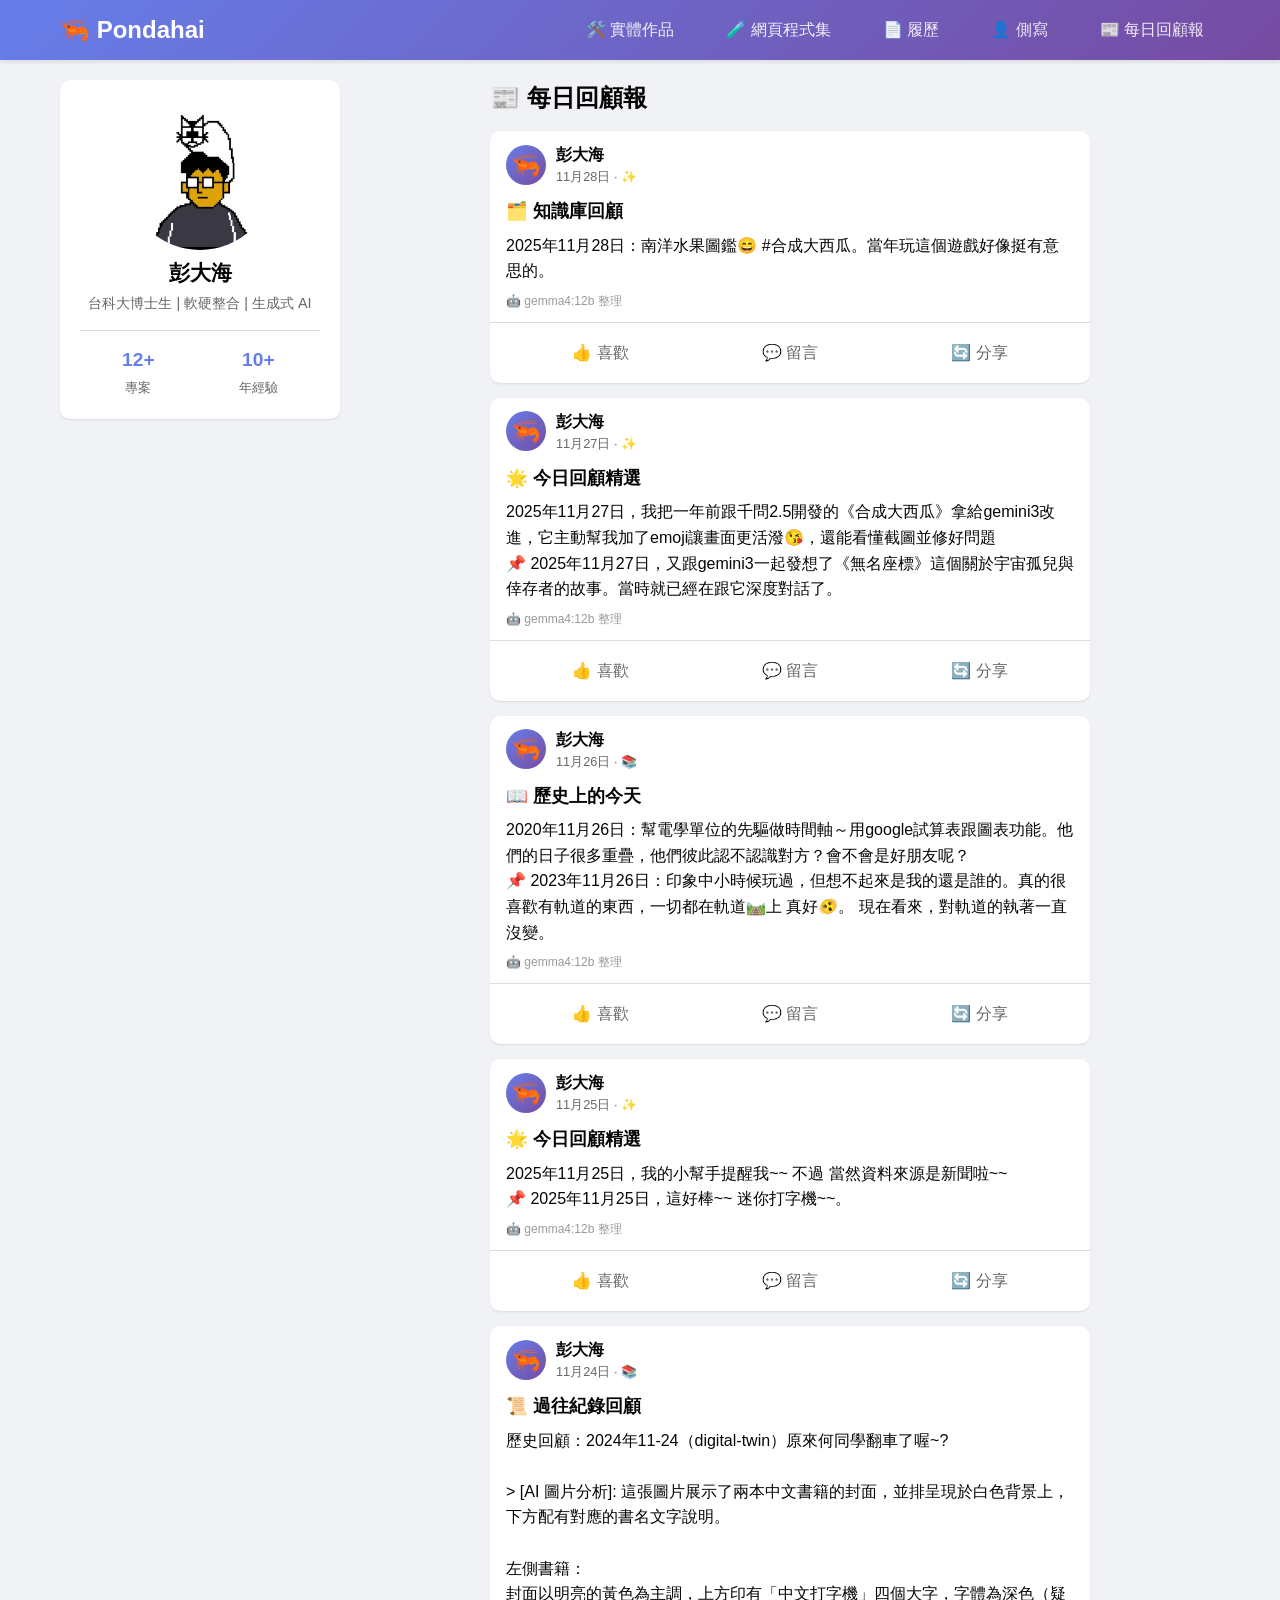
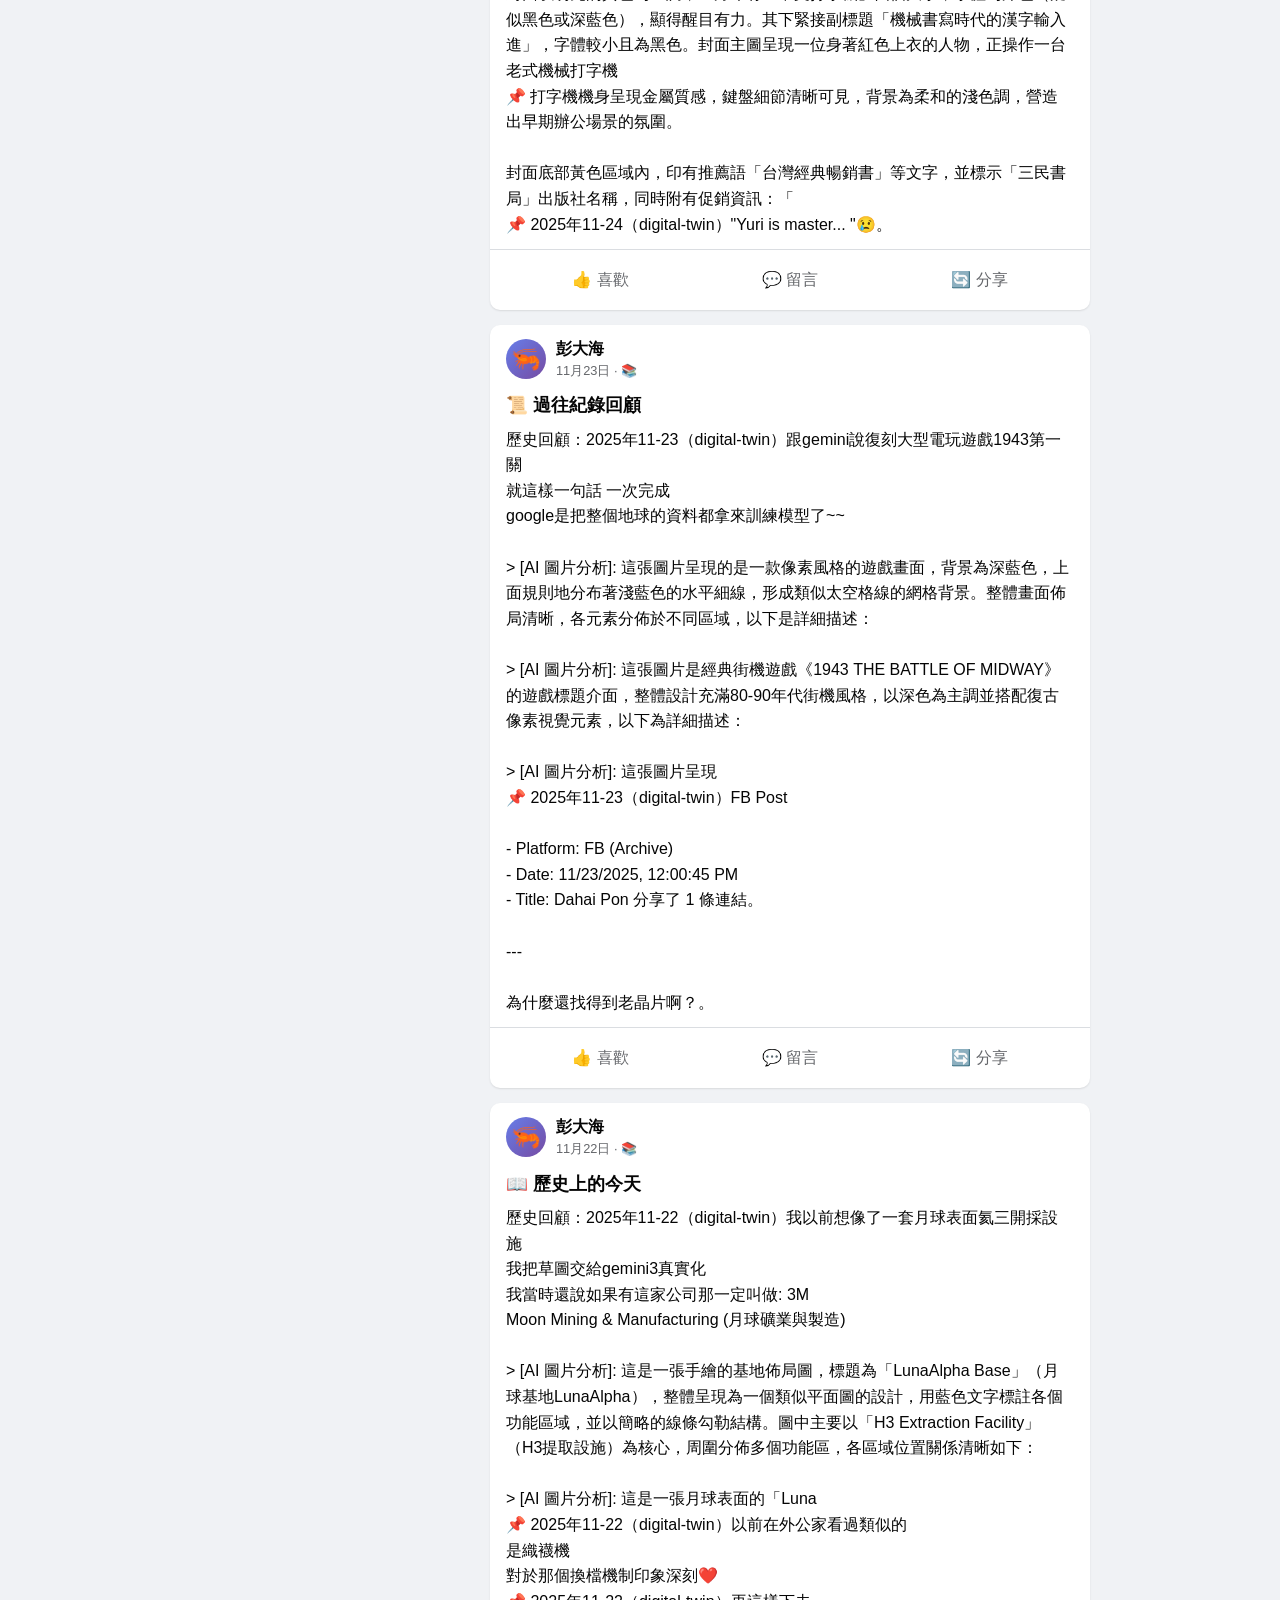
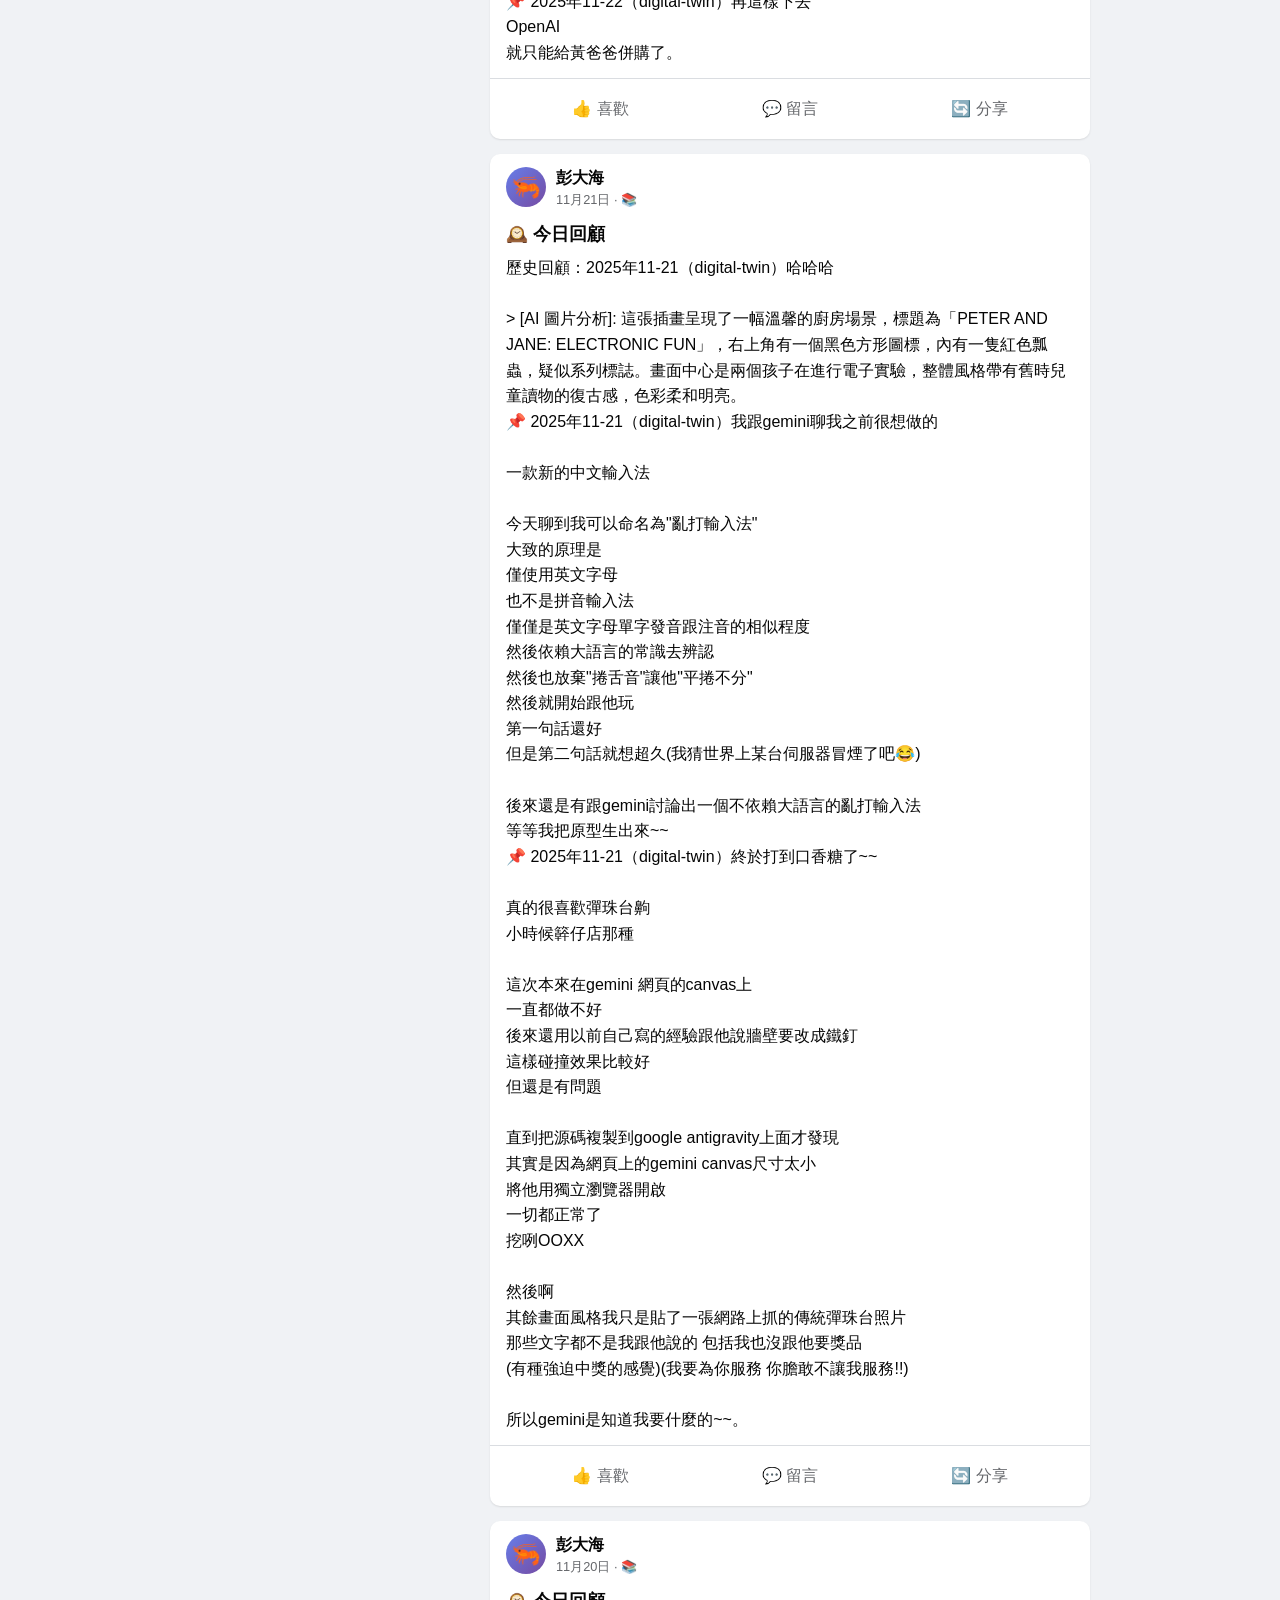
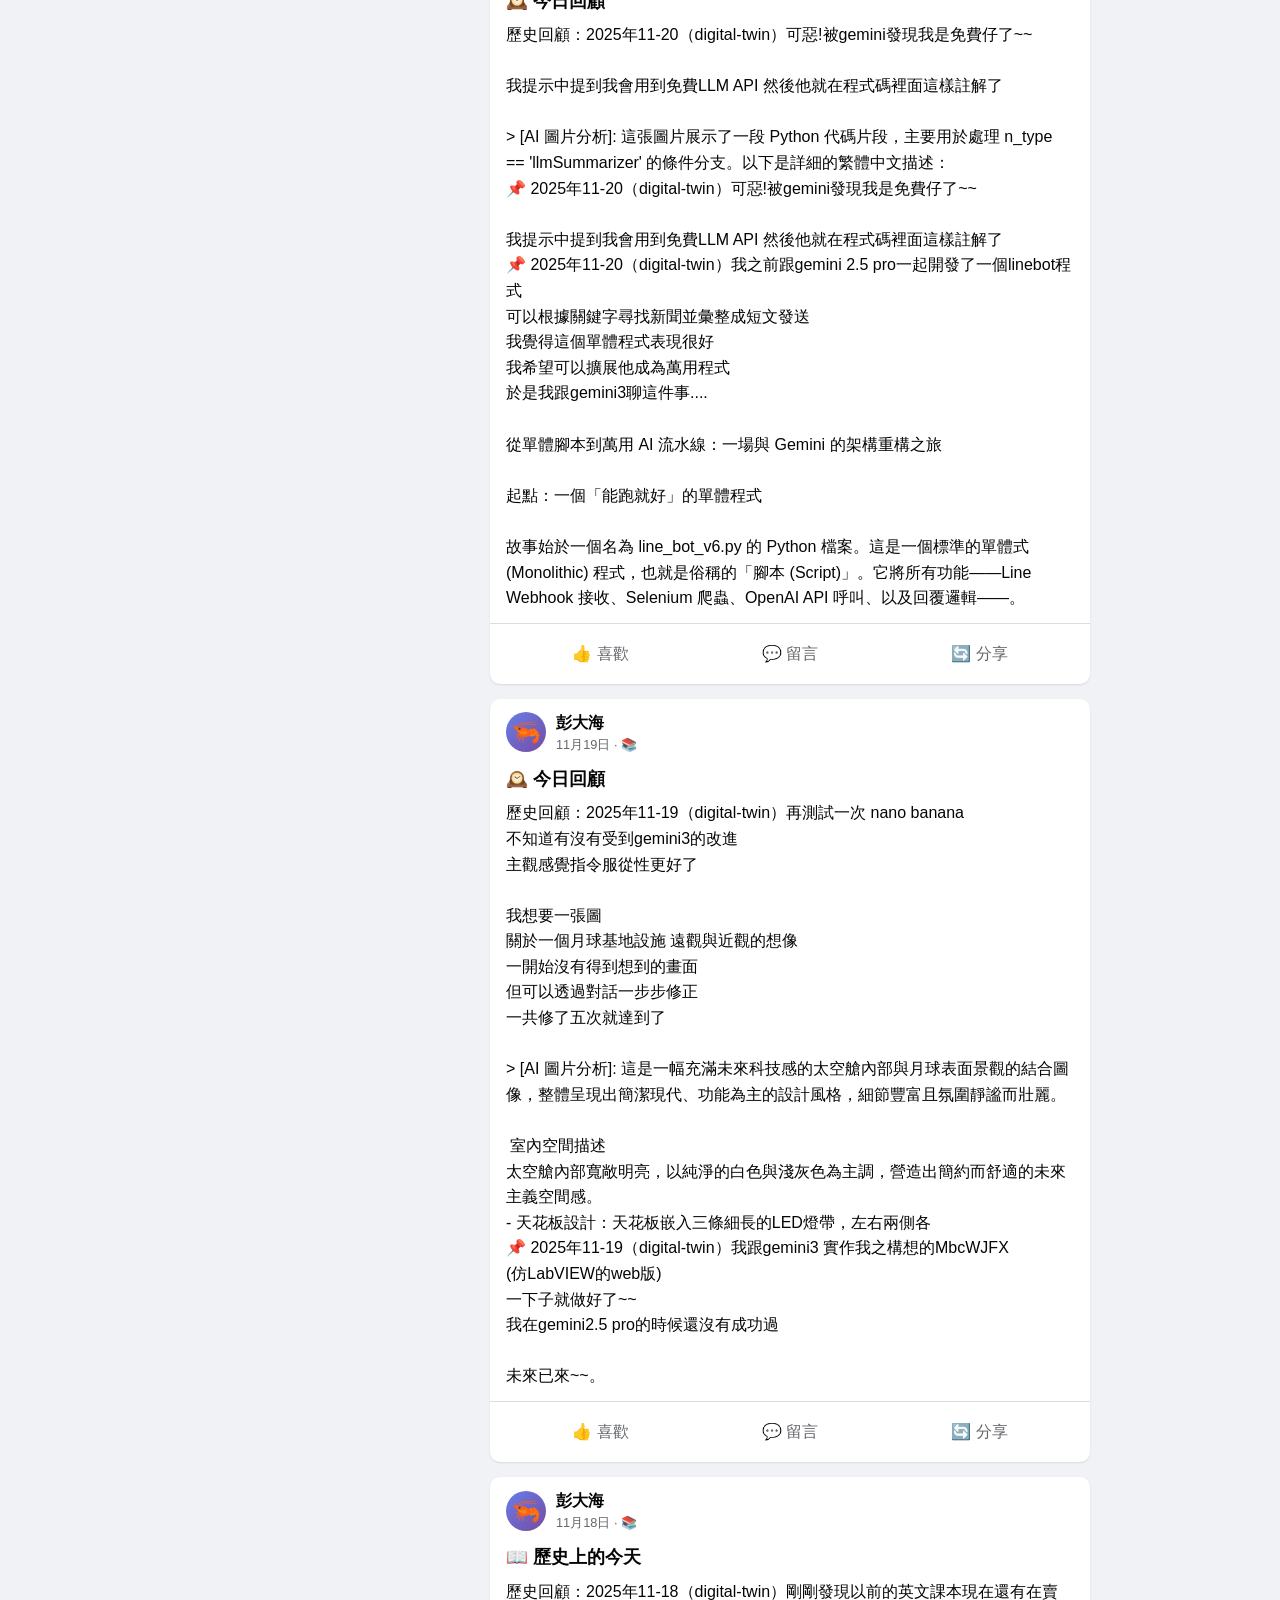
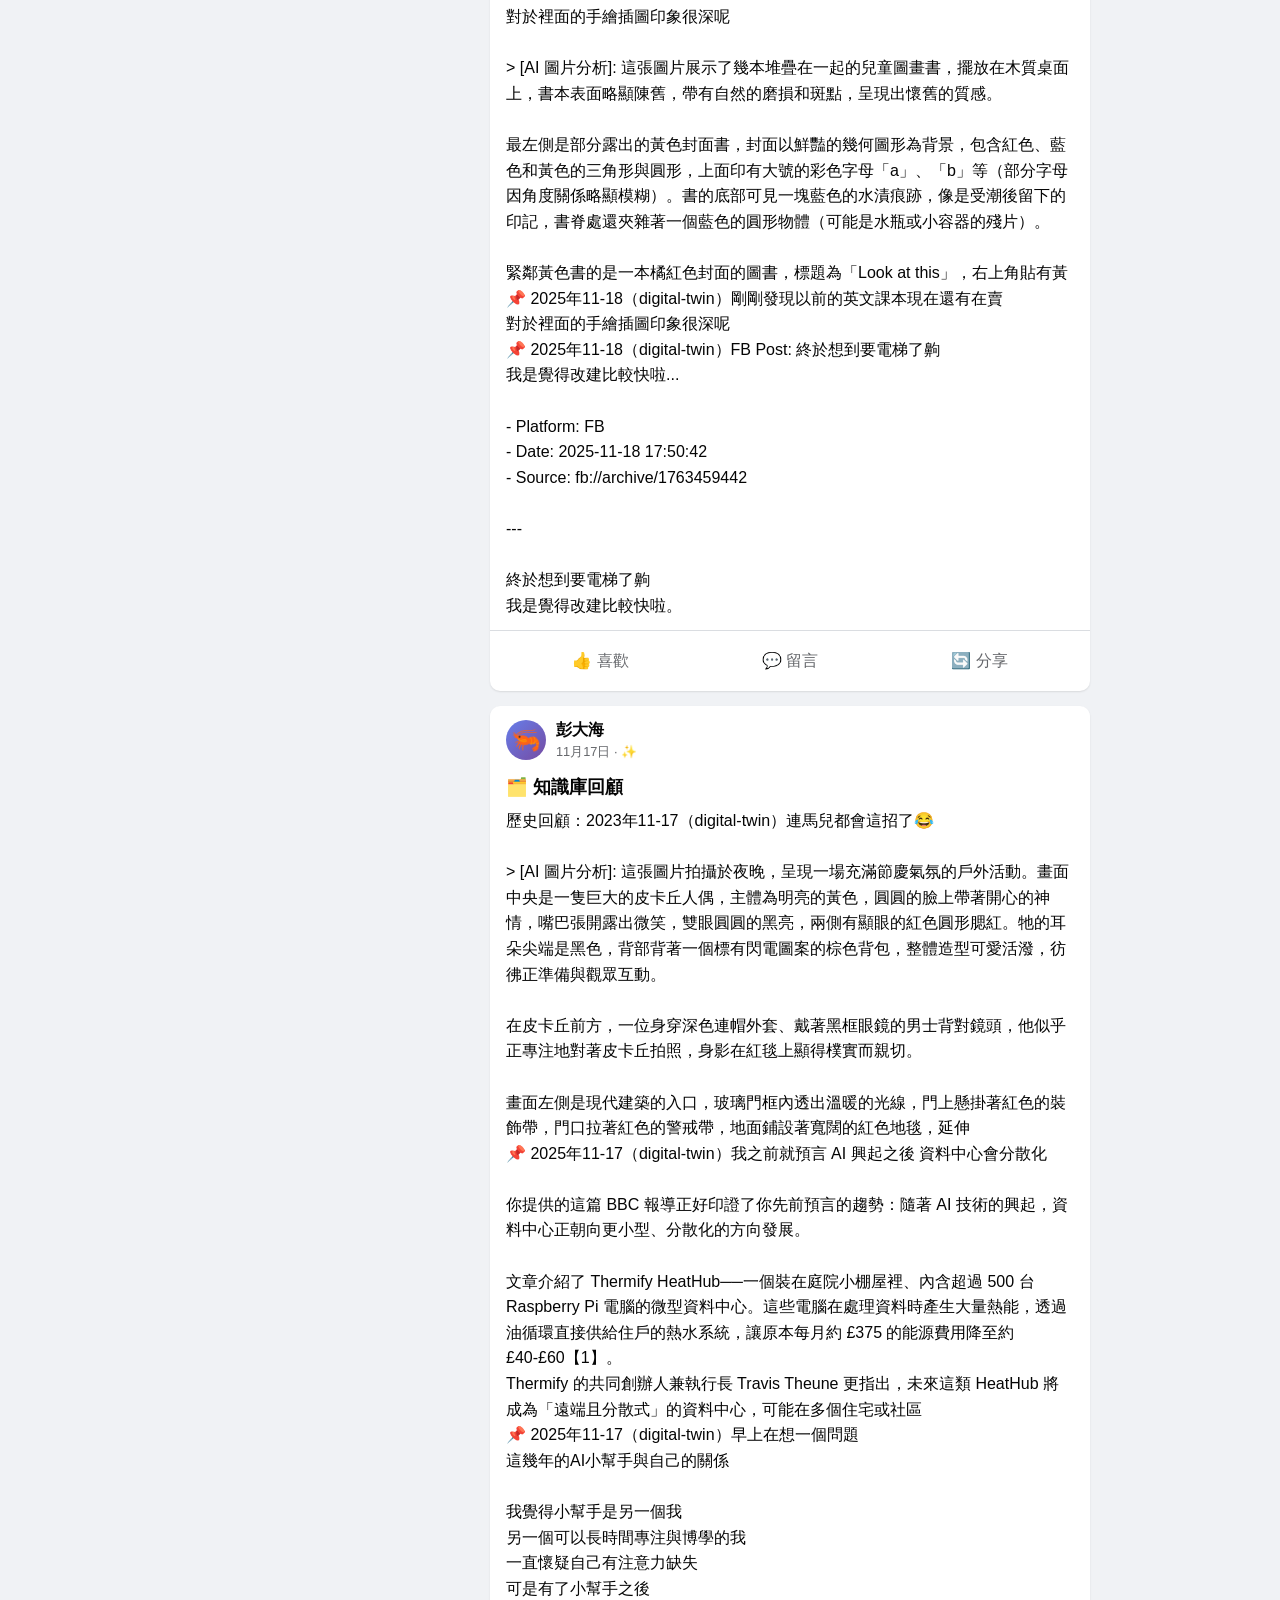
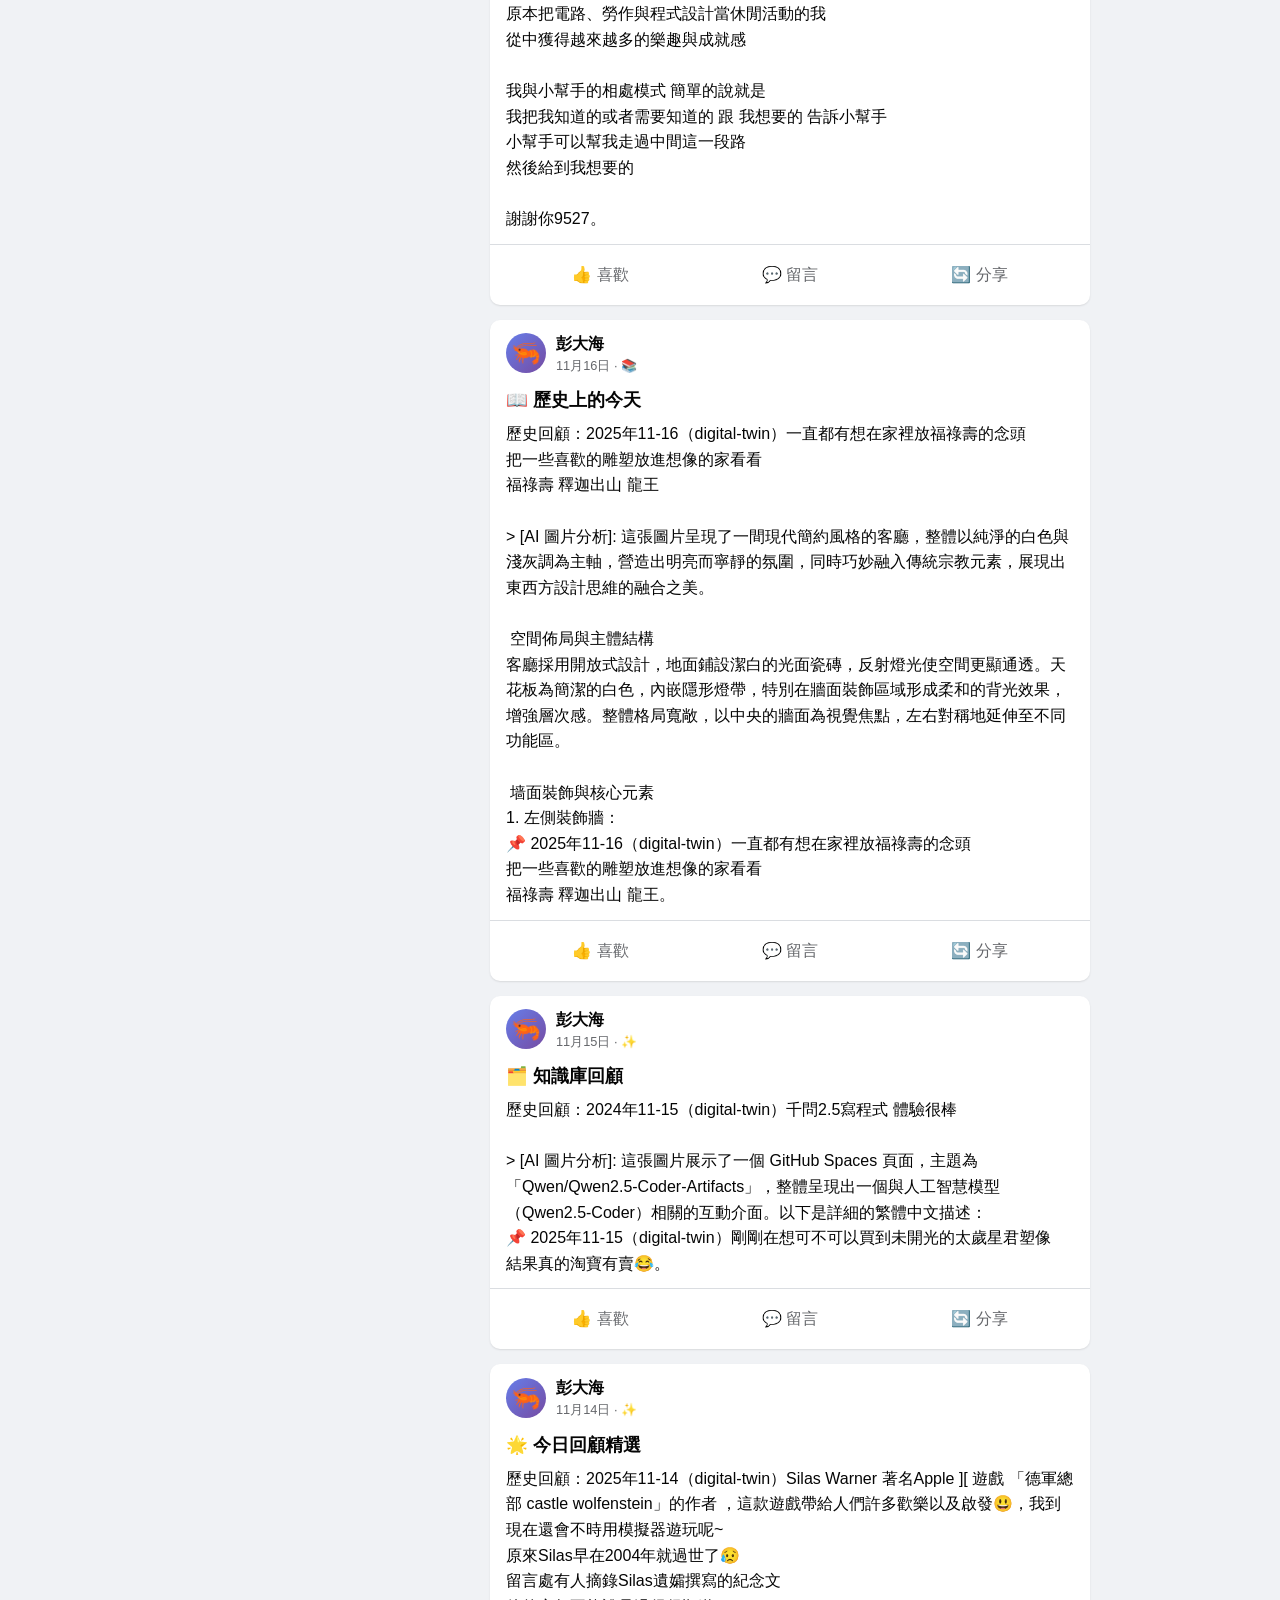
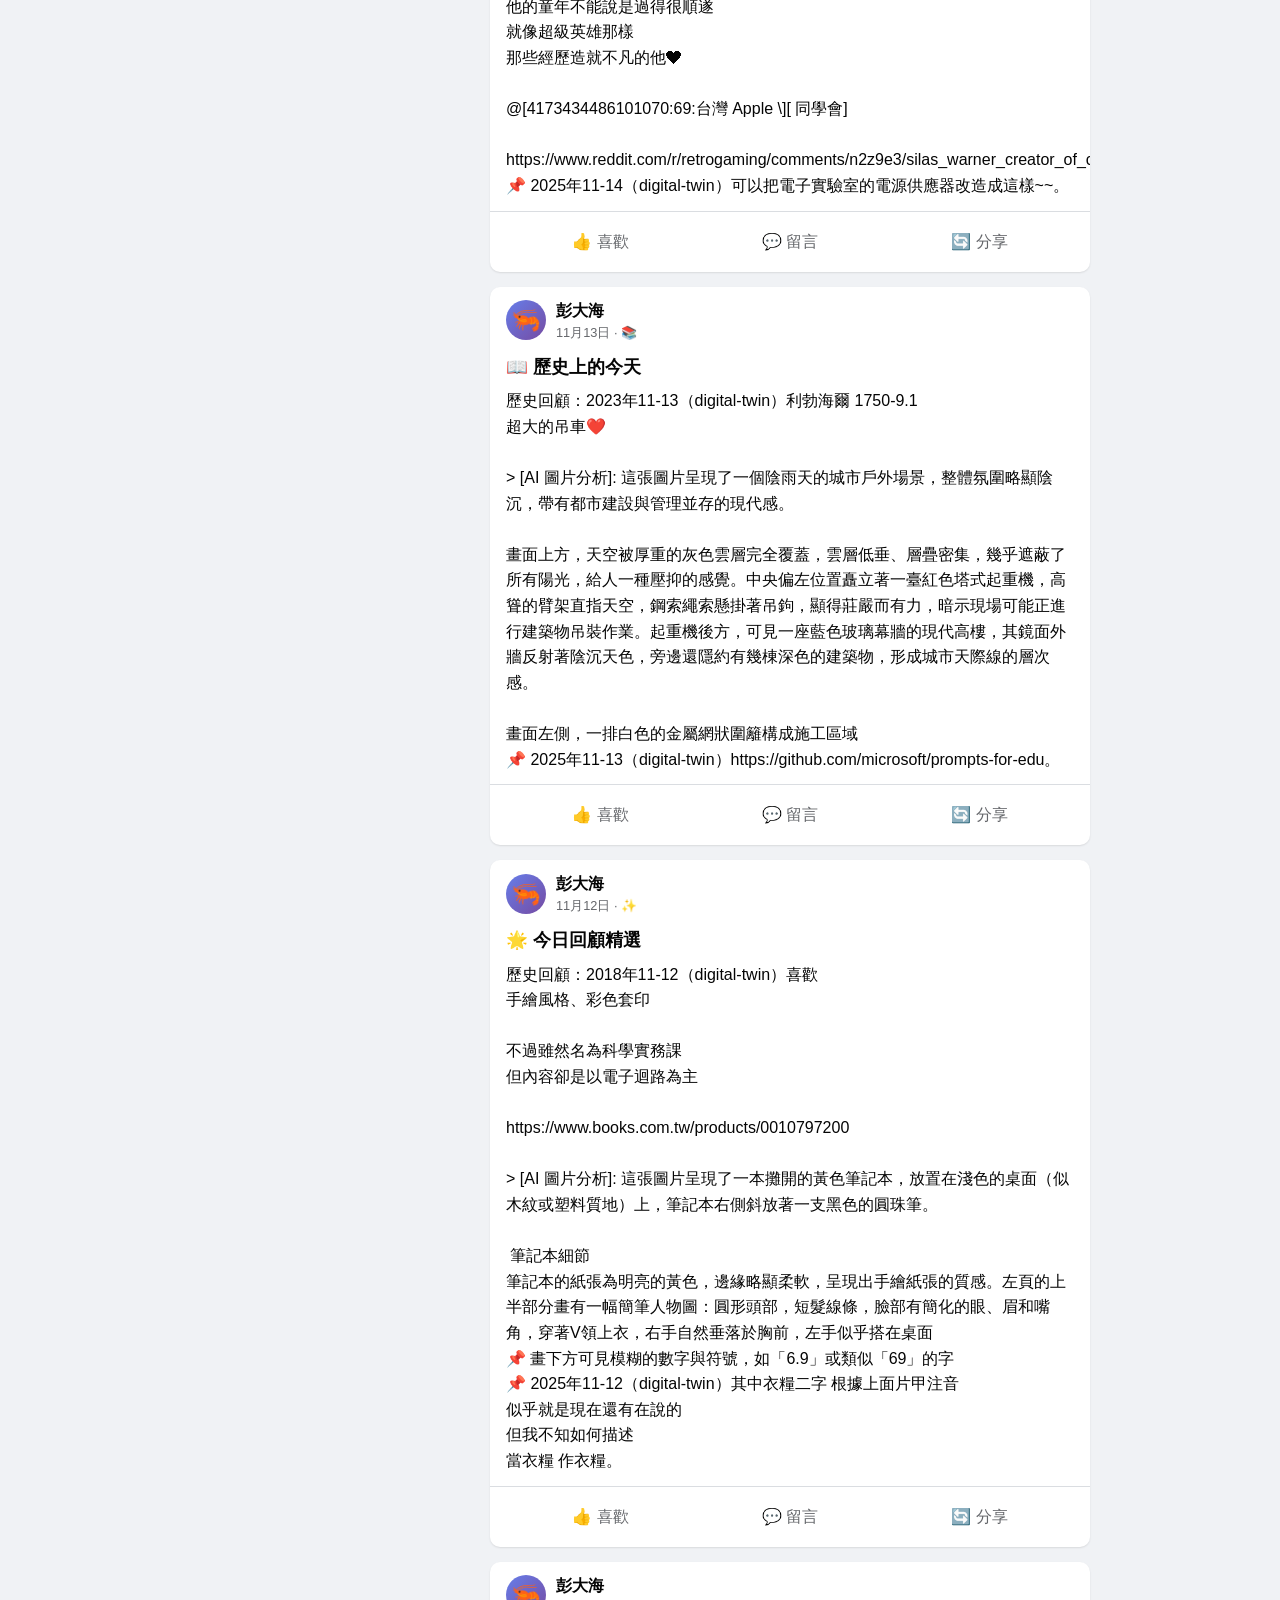
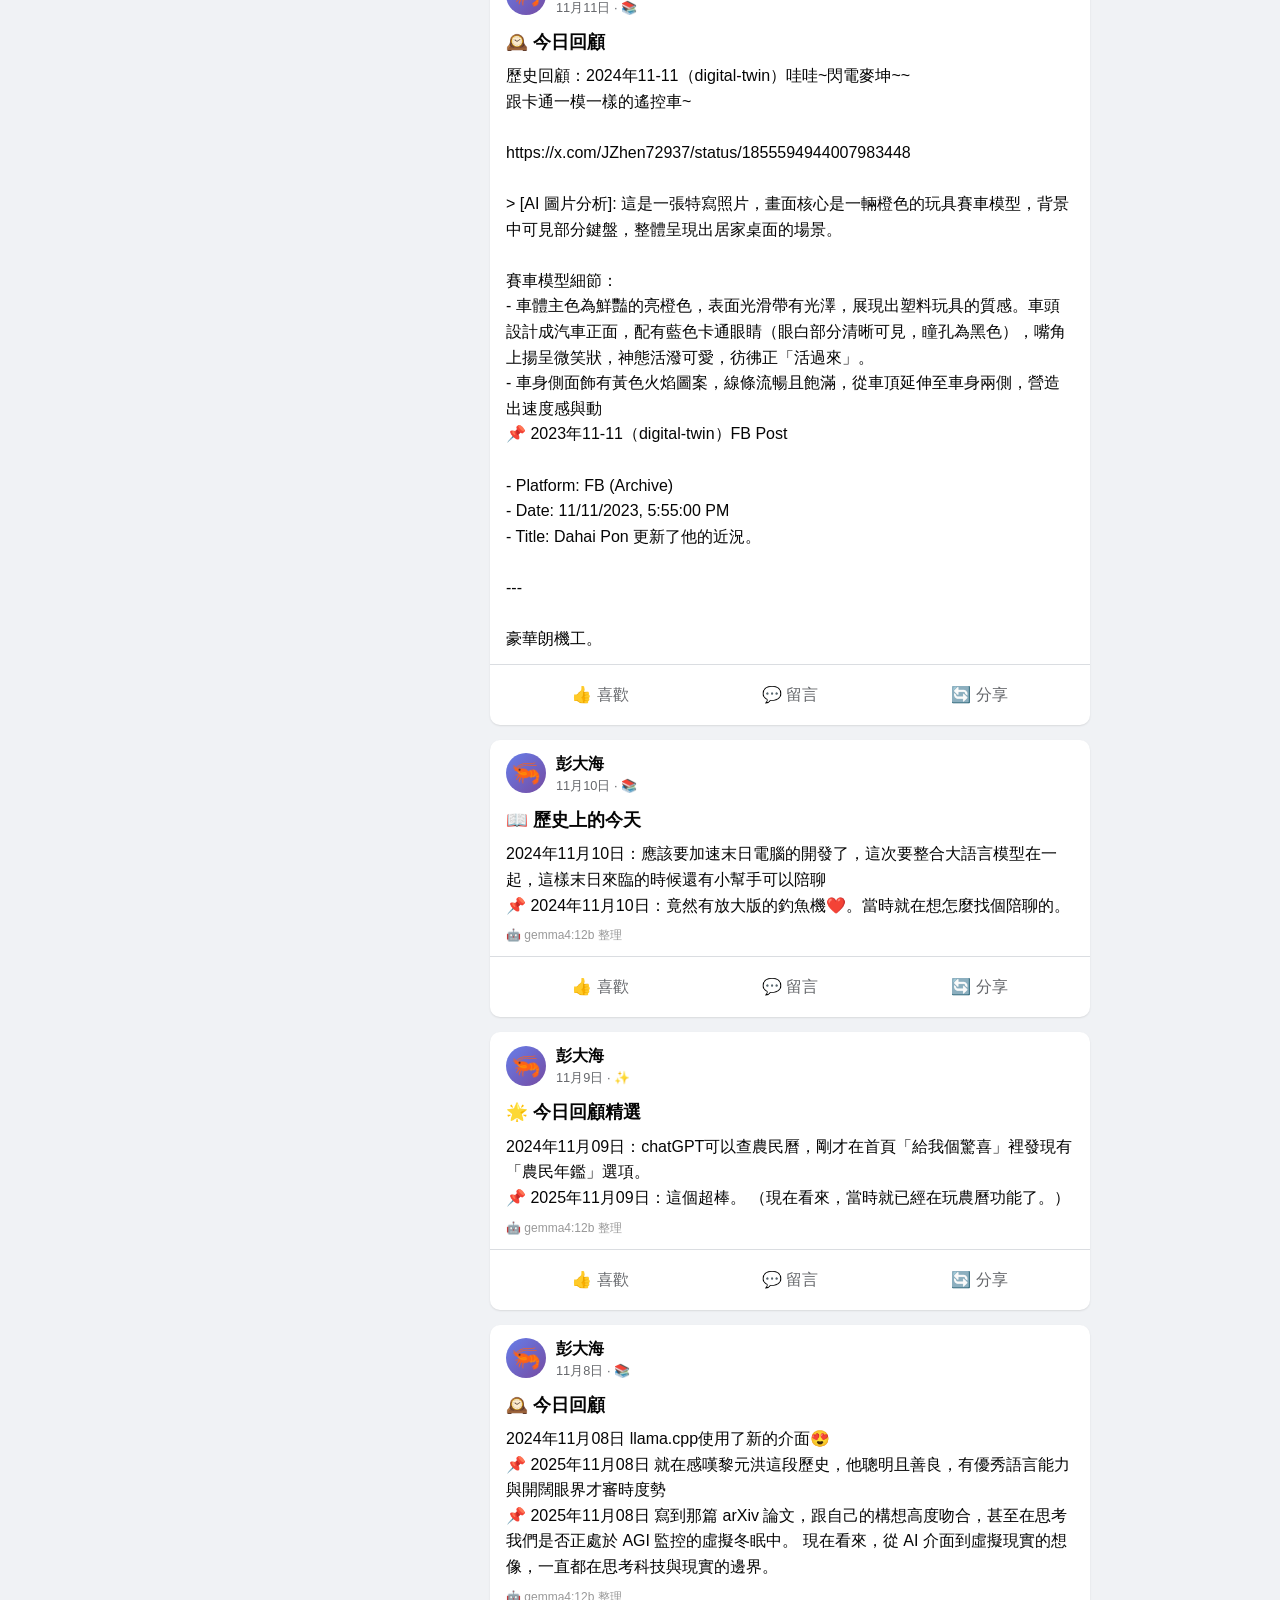
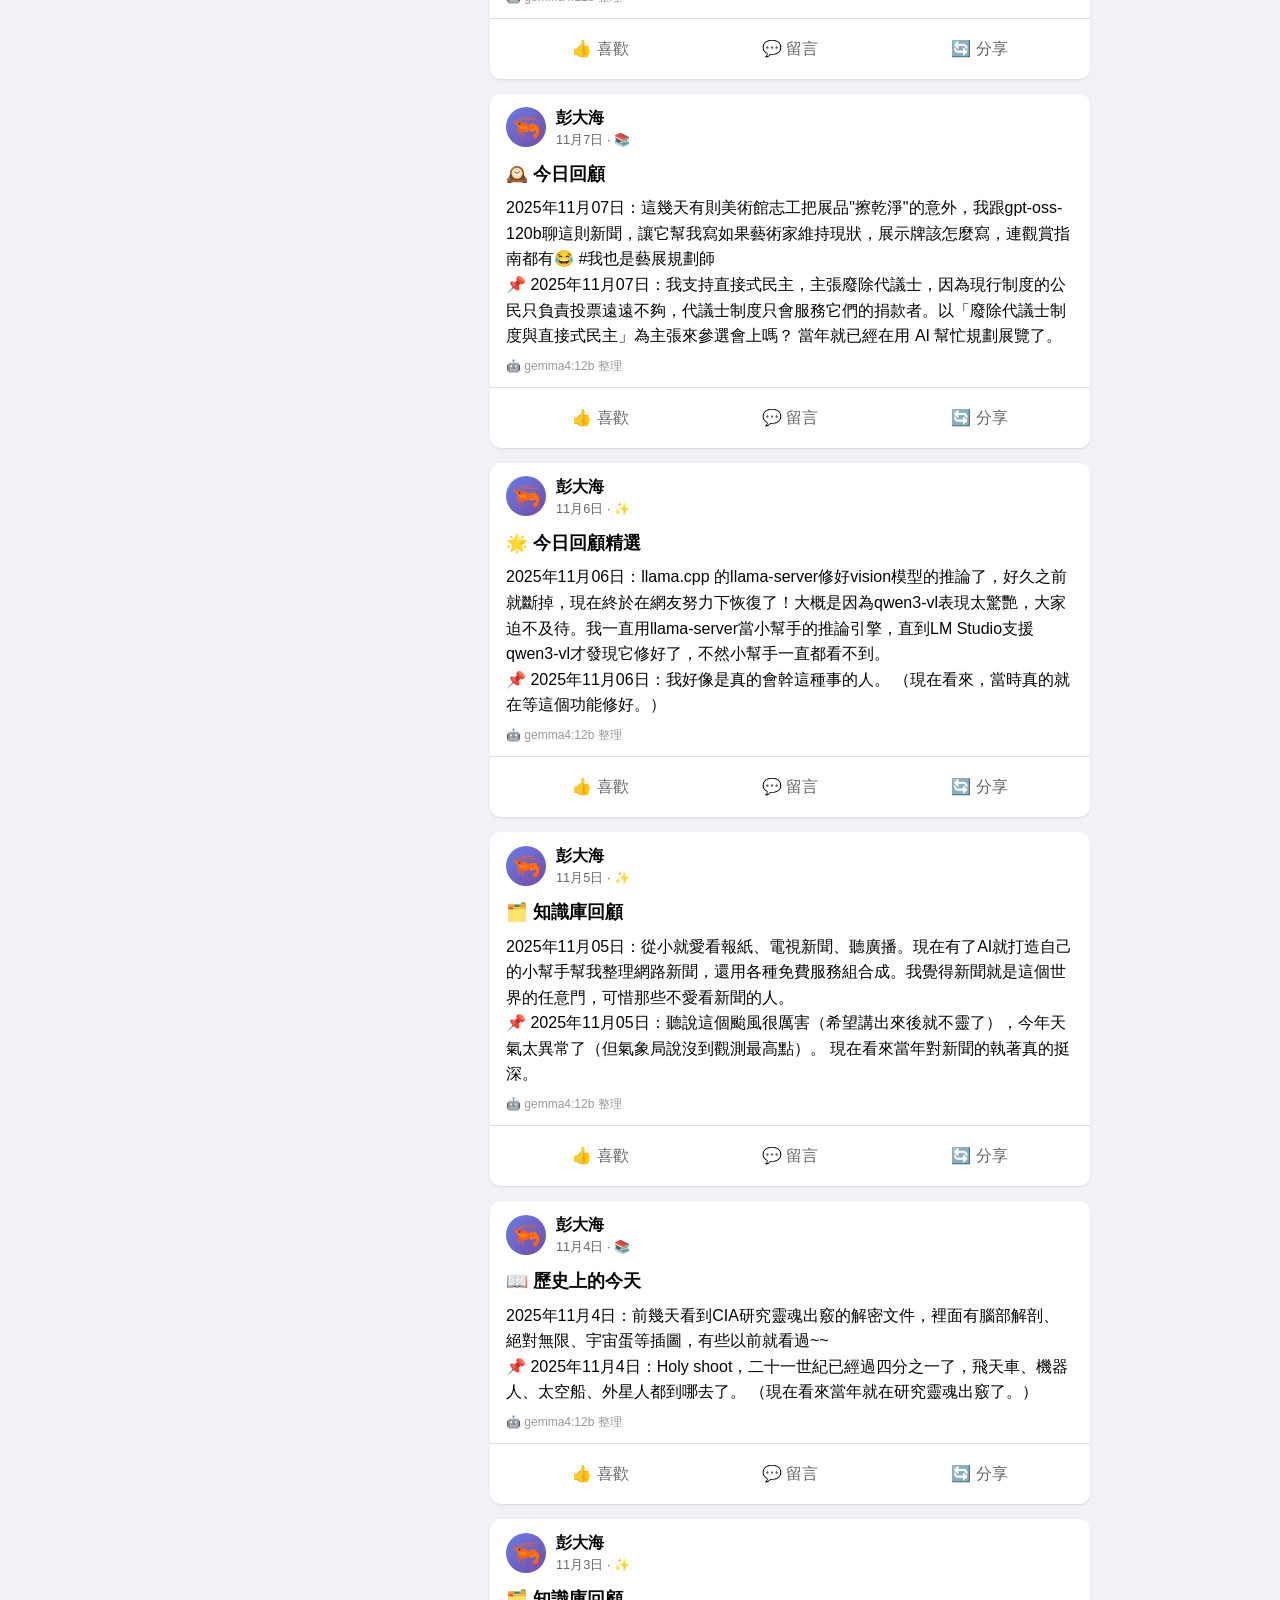
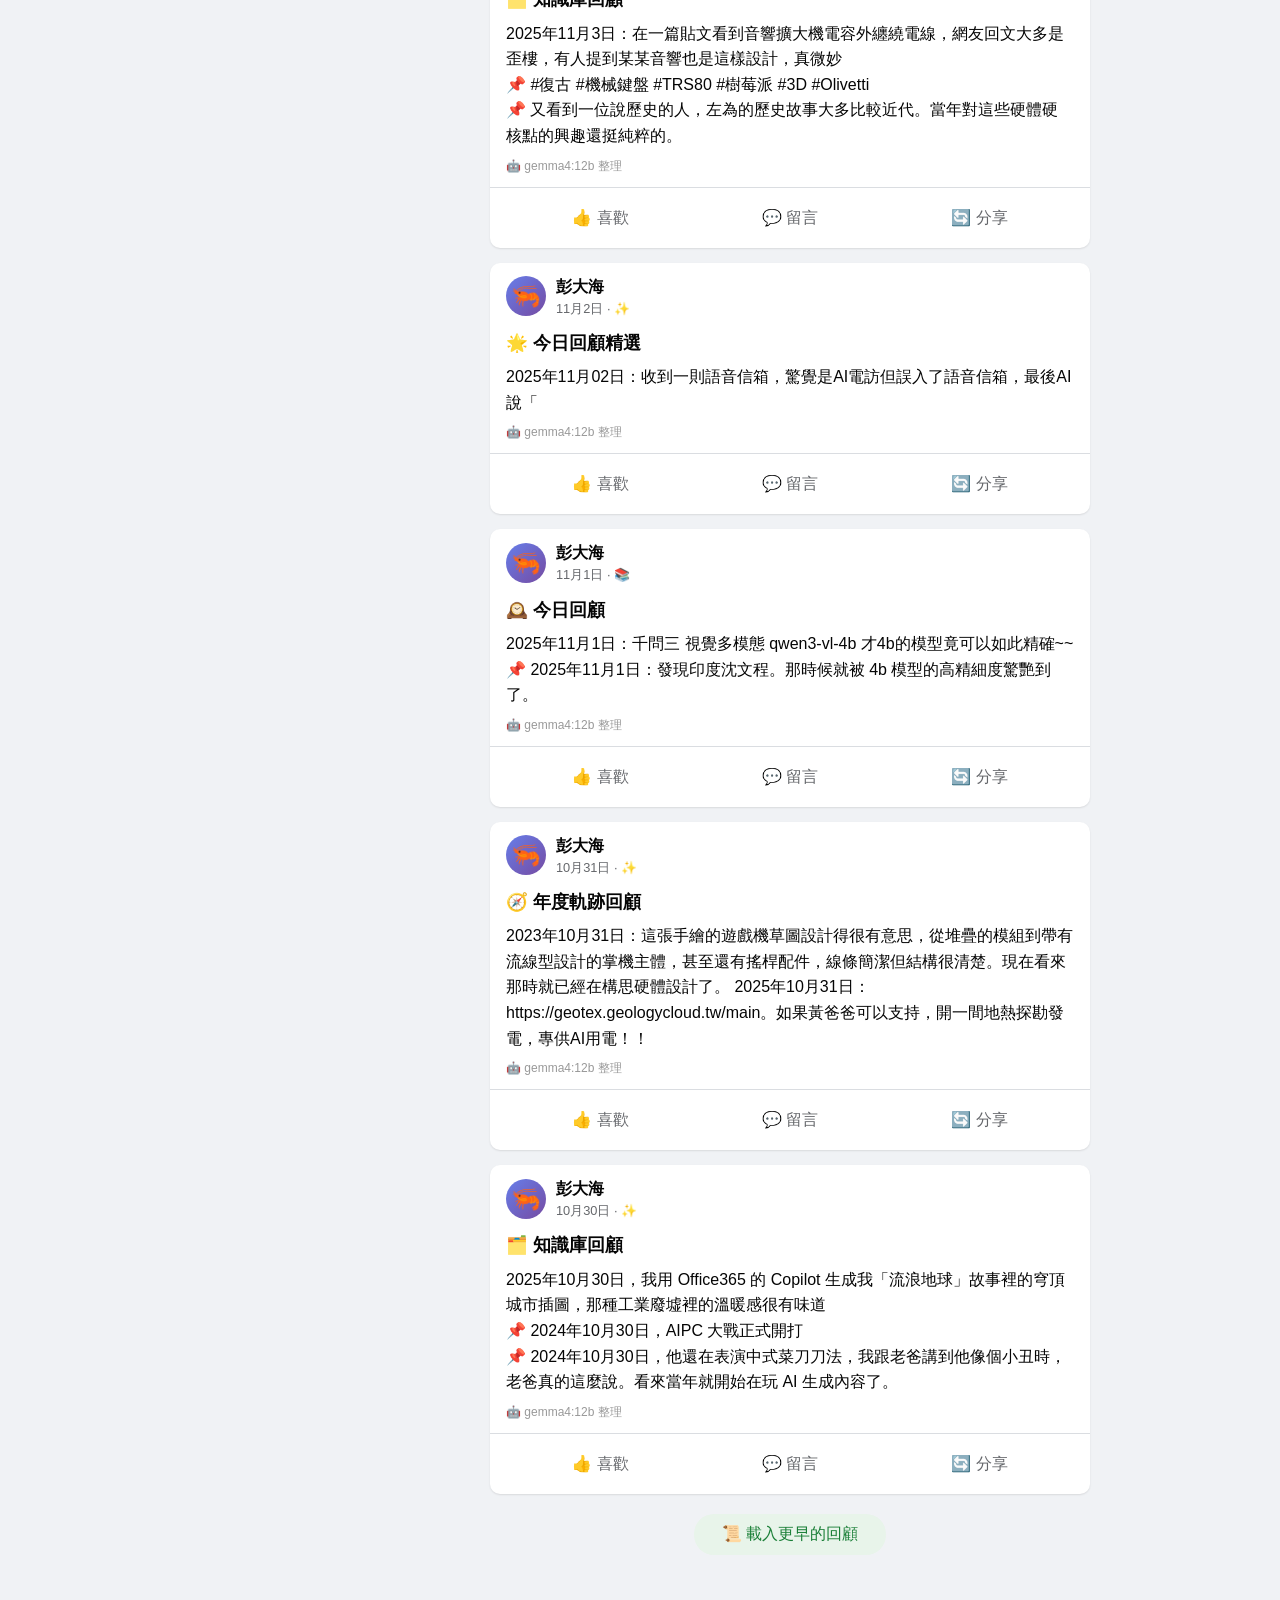
<file: index.html>
<!DOCTYPE html>
<html lang="zh-TW">
<head>
    <meta charset="UTF-8">
    <meta name="viewport" content="width=device-width, initial-scale=1.0">
    <title>彭大海</title>
    
    <!-- Open Graph / Facebook -->
    <meta property="og:type" content="website">
    <meta property="og:url" content="https://pondahai.github.io/dahai/">
    <meta property="og:title" content="彭大海">
    <meta property="og:description" content="個人知識庫">
    <meta property="og:image" content="https://pondahai.github.io/dahai/images/avatar.jpg">
    <meta property="og:site_name" content="彭大海">
    
    <!-- Twitter -->
    <meta name="twitter:card" content="summary_large_image">
    <meta name="twitter:title" content="彭大海">
    <meta name="twitter:description" content="個人知識庫">
    <meta name="twitter:image" content="https://pondahai.github.io/dahai/images/avatar.jpg">
    
    <link rel="stylesheet" href="css/feed.css">

<style>
.source-tag {
    background: #e8f4ea;
    color: #1a7f37;
    padding: 2px 6px;
    border-radius: 4px;
    font-size: 0.85em;
    margin: 0 2px;
}
.daily-content br {
    margin: 4px 0;
}
</style>
</head>
<body>
    <!-- 導航列 -->
    <nav class="navbar">
        <div class="nav-container">
            <div class="nav-brand">🦐 Pondahai</div>
            <ul class="nav-menu">
                <li><a href="#portfolio-personal" onclick="showSection('portfolio-personal')">🛠️ 實體作品</a></li>
                <li><a href="projects.html" target="_blank">🧪 網頁程式集</a></li>
                <li><a href="#resume" onclick="showSection('resume')">📄 履歷</a></li>
                <li><a href="#profile" onclick="showSection('profile')">👤 側寫</a></li>
                <li><a href="#daily" onclick="showSection('daily')">📰 每日回顧報</a></li>
            </ul>
        </div>
    </nav>
    
    <div class="container">
        <!-- 側邊欄 -->
        <aside class="sidebar">
            <div class="profile-card">
                <img src="images/avatar.jpg" alt="avatar" style="width:150px;height:150px;border-radius:50%;">
                <h2>彭大海</h2>
                <p>台科大博士生 | 軟硬整合 | 生成式 AI</p>
                <div class="stats">
                    <div><strong>12+</strong><br><span>專案</span></div>
                    <div><strong>10+</strong><br><span>年經驗</span></div>
                </div>
            </div>
        </aside>
        
        <!-- 主內容區 -->
        <main class="main-content">
            <!-- 實體作品 -->
            <section id="portfolio-personal" class="section">
                <div class="feed-container">
                    <h2 class="section-title">🛠️ 實體作品</h2>
                    
                    <div class="fb-post">
                        <div class="fb-post-header">
                            <div class="fb-avatar">🔊</div>
                            <div class="fb-post-info">
                                <div class="fb-name">真空管耳機擴大機</div>
                            </div>
                        </div>
                        <div class="fb-post-content">
                            <p>DIY 真空管耳機擴大機業餘專案</p>
                            <img src="images/vacuum_tube.jpg" alt="真空管耳機擴大機" loading="lazy" onerror="this.remove()" style="max-width:100%; border-radius:8px; margin-top:10px;">
                        </div>
                    </div>
                    
                    <div class="fb-post">
                        <div class="fb-post-header">
                            <div class="fb-avatar">📻</div>
                            <div class="fb-post-info">
                                <div class="fb-name">軟體收音機（SDR）</div>
                            </div>
                        </div>
                        <div class="fb-post-content">
                            <p>Software Defined Radio 軟體收音機專案</p>
                            <img src="images/sdr_workbench.png" alt="SDR 軟體收音機" loading="lazy" onerror="this.remove()" style="max-width:100%; border-radius:8px; margin-top:10px;">
                        </div>
                    </div>
                    
                    <div class="fb-post">
                        <div class="fb-post-header">
                            <div class="fb-avatar">⚡</div>
                            <div class="fb-post-info">
                                <div class="fb-name">Microbit 光劍</div>
                            </div>
                        </div>
                        <div class="fb-post-content">
                            <p>Microbit 光劍 DIY 專案</p>
                            <img src="images/microbit_lightsaber.jpg" alt="Microbit 光劍" loading="lazy" onerror="this.remove()" style="max-width:100%; border-radius:8px; margin-top:10px;">
                            <div class="skills" style="margin-top:10px">
                                <span class="skill-tag"><a href="https://medium.com/@pondahai/microbit-%E5%85%89%E5%8A%9D-77041c1fbb93" target="_blank">📖 查看詳情</a></span>
                            </div>
                        </div>
                    </div>
                    
                    <div class="fb-post">
                        <div class="fb-post-header">
                            <div class="fb-avatar">🎮</div>
                            <div class="fb-post-info">
                                <div class="fb-name">Scratch 遊戲機（Scratch Boy）</div>
                            </div>
                        </div>
                        <div class="fb-post-content">
                            <p>專為 Scratch 遊戲設計的掌上型遊戲機，掌機系列第一代</p>
                            <img src="images/scratch_console.jpg" alt="Scratch 遊戲機" loading="lazy" onerror="this.remove()" style="max-width:100%; border-radius:8px; margin-top:10px;">
                            <div class="skills" style="margin-top:10px">
                                <span class="skill-tag"><a href="scratchboy.html">📖 查看詳情</a></span>
                                <span class="skill-tag"><a href="https://www.facebook.com/scratchgameconsole/" target="_blank">👍 粉絲專頁</a></span>
                            </div>
                        </div>
                    </div>

                    <div class="fb-post">
                        <div class="fb-post-header">
                            <div class="fb-avatar">🕹️</div>
                            <div class="fb-post-info">
                                <div class="fb-name">MAGC 掌機生態系</div>
                            </div>
                        </div>
                        <div class="fb-post-content">
                            <p>掌機系列第二代：RP2040 開源掌機，一塊硬體燒不同韌體就變成不同機器，跑得動 Doom、NES、Apple II、電子字典、SDR 收音機與原生遊戲</p>
                            <img src="images/magc/trio.jpg" alt="三台 MAGC 掌機並排跑著不同遊戲" loading="lazy" onerror="this.remove()" style="max-width:100%; border-radius:8px; margin-top:10px;">
                            <div class="skills" style="margin-top:10px">
                                <span class="skill-tag"><a href="magc.html">📖 查看詳情</a></span>
                            </div>
                        </div>
                    </div>

                </div>
            </section>
            
            <!-- 履歷 -->
            <section id="resume" class="section">
                <div class="feed-container">
                    <h2 class="section-title">📄 學術履歷</h2>
                    
                    <!-- 學歷 -->
                    <div class="fb-post">
                        <div class="fb-post-header">
                            <div class="fb-avatar">🎓</div>
                            <div class="fb-post-info">
                                <div class="fb-name">學歷</div>
                            </div>
                        </div>
                        <div class="fb-post-content">
                            <div class="resume-item">
                                <span class="year">2022 - 現在</span>
                                <div>
                                    <strong>國立臺灣科技大學</strong><br>
                                    <span>應用科技研究所 醫學工程組 博士生</span><br>
                                    <small>研究主題：智慧枕墊系統 / 打鼾檢測與控制</small>
                                </div>
                            </div>
                            <div class="resume-item">
                                <span class="year">2019 - 2022</span>
                                <div>
                                    <strong>碩士</strong><br>
                                    <span>待補資料</span>
                                </div>
                            </div>
                        </div>
                    </div>
                    
                    <!-- 經歷 -->
                    <div class="fb-post">
                        <div class="fb-post-header">
                            <div class="fb-avatar">💼</div>
                            <div class="fb-post-info">
                                <div class="fb-name">經歷</div>
                            </div>
                        </div>
                        <div class="fb-post-content">
                            <div class="resume-item">
                                <span class="year">2015/11 ~ 現在</span>
                                <div>
                                    <strong>泰電電業股份有限公司</strong><br>
                                    <span>DIY套件研發、科技課程研發、雜誌專欄作者</span><br>
                                    <small>• 雜誌/期刊出版業<br>• 台北市中正區</small>
                                </div>
                            </div>
                            <div class="resume-item">
                                <span class="year">2014/1 ~ 2015/11</span>
                                <div>
                                    <strong>貝齊科技</strong>（1年11個月）<br>
                                    <span>特殊傳輸協定研發、韌體開發、iOS App開發、系統整合</span><br>
                                    <small>• 資料儲存媒體製造<br>• 台北市大同區<br>• C / 韌體程式設計 / MCU / Linux / ARM</small>
                                </div>
                            </div>
                            <div class="resume-item">
                                <span class="year">2006/2 ~ 2013/8</span>
                                <div>
                                    <strong>康定股份有限公司（comdek）</strong>（7年7個月）<br>
                                    <span>多參數生理監視器、醫療器材、醫療儀器硬軟體規劃與開發</span><br>
                                    <small>• 醫療器材製造業<br>• 新北市新店區<br>• GNU C / Firmware / analog / arm / signal process / biomedical engineering</small>
                                </div>
                            </div>
                            <div class="resume-item">
                                <span class="year">1999/1 ~ 2000/12</span>
                                <div>
                                    <strong>德緣儀器</strong>（2年）<br>
                                    <span>自動控制相關研發工作、產品維修、產品製造</span><br>
                                    <small>• 自動控制相關業<br>• 新竹市</small>
                                </div>
                            </div>
                        </div>
                    </div>
                    
                    <!-- 專業技能 -->
                    <div class="fb-post">
                        <div class="fb-post-header">
                            <div class="fb-avatar">🛠</div>
                            <div class="fb-post-info">
                                <div class="fb-name">專業技能</div>
                            </div>
                        </div>
                        <div class="fb-post-content">
                            <p><strong>硬體：</strong></p>
                            <div class="skills">
                                <span class="skill-tag">PCB電路板設計</span>
                                <span class="skill-tag">新產品研發與測試</span>
                                <span class="skill-tag">電路板佈局規劃</span>
                                <span class="skill-tag">硬體系統研發設計</span>
                                <span class="skill-tag">電子電路設計</span>
                                <span class="skill-tag">類比電路設計</span>
                                <span class="skill-tag">數位電路分析設計</span>
                                <span class="skill-tag">電機設備研發</span>
                                <span class="skill-tag">前端類比系統設計</span>
                                <span class="skill-tag">感測器應用</span>
                            </div>
                            <br>
                            <p><strong>韌體/軟體：</strong></p>
                            <div class="skills">
                                <span class="skill-tag">韌體工程開發</span>
                                <span class="skill-tag">韌體程式設計</span>
                                <span class="skill-tag">微電腦軟體設計</span>
                                <span class="skill-tag">嵌入式系統</span>
                                <span class="skill-tag">單晶片 (8051/AVR/ARM/STM32)</span>
                                <span class="skill-tag">Linux Kernel</span>
                                <span class="skill-tag">Linux Device Driver</span>
                                <span class="skill-tag">uClinux</span>
                            </div>
                            <br>
                            <p><strong>程式語言：</strong></p>
                            <div class="skills">
                                <span class="skill-tag">C</span>
                                <span class="skill-tag">C++</span>
                                <span class="skill-tag">Python</span>
                                <span class="skill-tag">Perl</span>
                                <span class="skill-tag">JavaScript</span>
                                <span class="skill-tag">Assembly</span>
                            </div>
                            <br>
                            <p><strong>擅長工具：</strong></p>
                            <div class="skills">
                                <span class="skill-tag">STM32</span>
                                <span class="skill-tag">Raspberry Pi</span>
                                <span class="skill-tag">Debian Linux</span>
                                <span class="skill-tag">FreeBSD</span>
                                <span class="skill-tag">MySQL</span>
                                <span class="skill-tag">Dreamweaver</span>
                                <span class="skill-tag">FinalCut</span>
                                <span class="skill-tag">Inkscape</span>
                            </div>
                        </div>
                    </div>
                    
                    <!-- 認證資格 -->
                    <div class="fb-post">
                        <div class="fb-post-header">
                            <div class="fb-avatar">📜</div>
                            <div class="fb-post-info">
                                <div class="fb-name">認證資格</div>
                            </div>
                        </div>
                        <div class="fb-post-content">
                            <div class="skills">
                                <span class="skill-tag">醫療儀器 CE 認證</span>
                                <span class="skill-tag">ISO 13485</span>
                                <span class="skill-tag">FDA 認證</span>
                                <span class="skill-tag">TFDA 認證</span>
                                <span class="skill-tag">GMP</span>
                            </div>
                        </div>
                    </div>
                    
                    <!-- 自傳 -->
                    <div class="fb-post">
                        <div class="fb-post-header">
                            <div class="fb-avatar">📝</div>
                            <div class="fb-post-info">
                                <div class="fb-name">自傳</div>
                            </div>
                        </div>
                        <div class="fb-post-content">
                            <p>在comdek.com公司工作七年，負責生理監視器與醫療儀器的硬軟體規劃開發，專長嵌入式系統、單晶片、PCB Layout、感測器、類比與數位信號取樣處理、醫療儀器CE/ISO/GMP/TFDA/FDA認證。</p>
                            <br>
                            <p>接著在貝齊科技公司工作將近兩年，該公司創辦人原本是以合夥人的方式尋找夥伴，我同意創辦人的理念於是與之共同打拼，無奈資源耗盡。</p>
                            <br>
                            <p>本人在硬體與軟韌體方面自認接觸頗多，在comdek公司負責的是生理監視器的整體軟硬體開發，使用uClinux系統以及linux programming方式開發應用程式。生理監視器主要是將生理訊號經過類比信號處理與類比數位轉換，透過嵌入式系統顯示在LCD顯示器上。</p>
                            <br>
                            <p>在貝齊科技的工作是負責嵌入式系統的整合與新功能的開發，該公司的產品是智慧型手機平板的備份系統，需要大量使用linux programming的技能，也包括各種型態第三方軟體的跨平台移植與改寫（c、python、perl），以及Linux核心的效能調校和Linux device driver的設計。</p>
                            <br>
                            <p>由於本人的職涯過程是軟硬體兼顧的均衡發展，因此對於程式設計、韌體設計以及硬體設計都能以廣泛的視野來解決問題，也才不會陷入見樹不見林的困境。</p>
                        </div>
                    </div>
                    
                    <!-- 專案成就 -->
                    <div class="fb-post">
                        <div class="fb-post-header">
                            <div class="fb-avatar">🏥</div>
                            <div class="fb-post-info">
                                <div class="fb-name">專案成就 - 生理監視器</div>
                            </div>
                        </div>
                        <div class="fb-post-content">
                            <p>多參數生理監視器，常見於醫院使用，本人於生涯之中長時間從事生理監視的研發，內容包含：</p>
                            <br>
                            <small>
                            • 生理訊號處理<br>
                            • 嵌入式硬體佈局<br>
                            • 驅動程式撰寫<br>
                            • 人機介面設計
                            </small>
                        </div>
                    </div>
                    
                    <!-- 業餘專題 -->
                    <div class="fb-post">
                        <div class="fb-post-header">
                            <div class="fb-avatar">🔧</div>
                            <div class="fb-post-info">
                                <div class="fb-name">業餘專題</div>
                            </div>
                        </div>
                        <div class="fb-post-content">
                            <p>本人在業餘時間也樂於浸淫於軟硬體的技術精進，特將一部分專案陳列於此。</p>
                            <br>
                            <div class="skills">
                                <span class="skill-tag"><a href="https://pondahai.medium.com/" target="_blank">👉 查看業餘專題</a></span>
                            </div>
                        </div>
                    </div>
                    
                    <!-- 外部連結 -->
                    <div class="fb-post">
                        <div class="fb-post-header">
                            <div class="fb-avatar">🔗</div>
                            <div class="fb-post-info">
                                <div class="fb-name">外部連結</div>
                            </div>
                        </div>
                        <div class="fb-post-content">
                            <div class="skills">
                                <span class="skill-tag"><a href="https://github.com/pondahai" target="_blank">GitHub</a></span>
                                <span class="skill-tag"><a href="https://pondahai.medium.com/" target="_blank">Medium</a></span>
                                <span class="skill-tag"><a href="https://www.facebook.com/pondahai" target="_blank">Facebook</a></span>
                                <span class="skill-tag"><a href="https://www.comdek.com/" target="_blank">康定公司</a></span>
                            </div>
                        </div>
                    </div>
                </div>
            </section>
            
            <!-- 個人側寫 -->
            <section id="profile" class="section">
                <div class="feed-container">
                    <h2 class="section-title">👤 個人技術與創作側寫</h2>
                    
                    <!-- 概要 -->
                    <div class="fb-post">
                        <div class="fb-post-header">
                            <div class="fb-avatar">📌</div>
                            <div class="fb-post-info">
                                <div class="fb-name">概要 (Summary)</div>
                            </div>
                        </div>
                        <div class="fb-post-content">
                            <p><strong>pondahai (彭大海)</strong> 是一位兼具<strong>生醫工程背景</strong>、<strong>嵌入式系統研發經驗</strong>與 <strong>Maker / 科幻作家</strong> 雙重身分的跨領域專家。</p>
                            <br>
                            <p>技術足跡涵蓋<strong>底層硬體與復古微處理器</strong>、<strong>GenAI 工具開發</strong>，以及<strong>AI 協同創作的硬科幻出版著作</strong>，展現極強的技術實踐力與人文想像力。</p>
                        </div>
                    </div>

                    <!-- 出版與創作 -->
                    <div class="fb-post">
                        <div class="fb-post-header">
                            <div class="fb-avatar">📚</div>
                            <div class="fb-post-info">
                                <div class="fb-name">出版與創作 (Publications & Creative Works)</div>
                            </div>
                        </div>
                        <div class="fb-post-content">
                            <h3>📖 電子書著作：《星移紀事》（Readmoo 讀墨上架）</h3>
                            <br>
                            <p>• <strong>創作模式</strong>：與 AI 協同寫作的硬科幻長篇小說。</p>
                            <p>• <strong>故事核心</strong>：講述巨型流浪行星引力彈弓效應將地球拋出太陽系，人類在 AGI「蓋亞」維生的兩千五百年後，後代發現地核冷卻真相與巨大騙局的故事。</p>
                            <p>• <strong>特色</strong>：將人工智慧、天文物理與地質演變等硬核科學設定融入文學敘事，是探索 Human-AI Co-Creation 的代表成果。</p>
                            <br>
                            <div class="skills">
                                <span class="skill-tag"><a href="https://readmoo.com/" target="_blank">📖 Readmoo 作品頁面</a></span>
                            </div>
                        </div>
                    </div>

                    <!-- 核心專業與技術領域 -->
                    <div class="fb-post">
                        <div class="fb-post-header">
                            <div class="fb-avatar">🔍</div>
                            <div class="fb-post-info">
                                <div class="fb-name">核心專業與技術領域</div>
                            </div>
                        </div>
                        <div class="fb-post-content">
                            <p><strong>1. 嵌入式系統與復古硬體 (Embedded Systems & Retro Computing)</strong></p>
                            <p>• <strong>微處理器與硬體架構</strong>：精通 Z80 處理器、8051、Arduino 等微控制器開發。</p>
                            <p>• <strong>COSCUP 2024 講者</strong>：於開源人年會分享實作 Z80 復古微電腦（Retro Microcomputer）結合 Arduino 的開源軟硬體架構。</p>
                            <p>• <strong>Maker 實作</strong>：在 Hackaday.io 與個人網站上記錄許多硬體 DIY 專案，如真空螢光顯示器 (VFD) 時鐘與自動化電子裝置。</p>
                            <br>
                            <p><strong>2. 軟體工具開發與 GenAI 應用 (Software & AI Integration)</strong></p>
                            <p>• <strong>Python 與 IDE 工具擴充</strong>：開發 Thonny IDE 的 AI Chatbot 外掛套件，強化程式學習與互動。</p>
                            <p>• <strong>LLM / AI API 實務</strong>：善於調用大語言模型（如 Google Gemini API）於自動化文字處理與輔助寫作。</p>
                            <p>• <strong>文字與資料處理專案</strong>：在 GitHub 開發 pdf_translate 與 sanguo-wiki 等自動化結構化工具。</p>
                            <br>
                            <p><strong>3. 生醫與工程背景 (Biomedical & Systems Engineering)</strong></p>
                            <p>• <strong>生醫工程領域</strong>：具備生醫工程（Biomedical Engineering）博士候選人背景。</p>
                            <p>• <strong>醫療研發經驗</strong>：曾任生理監視器（Physiological Monitor）與嵌入式系統研發工程師，對訊號處理與醫療儀器認證有深入實務經驗。</p>
                        </div>
                    </div>

                    <!-- 社群與個人足跡 -->
                    <div class="fb-post">
                        <div class="fb-post-header">
                            <div class="fb-avatar">🌐</div>
                            <div class="fb-post-info">
                                <div class="fb-name">社群與個人足跡 (Digital Footprint)</div>
                            </div>
                        </div>
                        <div class="fb-post-content">
                            <div class="skills">
                                <span class="skill-tag"><a href="https://readmoo.com/" target="_blank">📖 Readmoo 《星移紀事》</a></span>
                                <span class="skill-tag"><a href="https://pondahai.medium.com/" target="_blank">✍️ Medium (@pondahai)</a></span>
                                <span class="skill-tag"><a href="https://github.com/pondahai" target="_blank">💻 GitHub (pondahai)</a></span>
                                <span class="skill-tag"><a href="https://coscup.org/2024/" target="_blank">🎤 COSCUP 2024 講者</a></span>
                                <span class="skill-tag"><a href="https://hackaday.io/" target="_blank">🛠️ Hackaday.io</a></span>
                            </div>
                        </div>
                    </div>

                    <!-- 特質與風格側寫 -->
                    <div class="fb-post">
                        <div class="fb-post-header">
                            <div class="fb-avatar">💡</div>
                            <div class="fb-post-info">
                                <div class="fb-name">特質與風格側寫 (Persona Profile)</div>
                            </div>
                        </div>
                        <div class="fb-post-content">
                            <p><strong>1. AI 協同創作的前沿實踐者 (AI-Co-Creation Pioneer)</strong><br>
                            不僅在工程層面開發 AI 外掛與呼叫 API，更將 AI 深度融入長篇文學寫作（如《星移紀事》），探討 AGI 與人類命運的哲學議題。</p>
                            <br>
                            <p><strong>2. 跨越年代與層次的科技通才 (Full-Spectrum Technologist)</strong><br>
                            技術光譜非常寬廣：向上延伸至最新的 LLM / AI API 工具應用，向下扎根至 1970 年代的 Z80 匯流排與組合語言層級，軟硬整合能力極強。</p>
                            <br>
                            <p><strong>3. 極客與自造者精神 (Geek & Maker Mindset)</strong><br>
                            堅持「動手做」與「產出成果」，不論是 PCB 電路板繪製、開源工具發布，或是電子書出版，均有實體的專案產出。</p>
                        </div>
                    </div>
                </div>
            </section>
            
            <!-- 每日回顧報 -->
            <section id="daily" class="section active">
                <div class="feed-container">
                    <h2 class="section-title">📰 每日回顧報</h2>
                    <div class="fb-feed" id="daily-feed">
                        <!-- 由 JavaScript 動態產生 -->
                    </div>
                    <div id="daily-more" style="text-align:center; margin:20px 0; display:none;">
                        <button id="load-older" style="cursor:pointer; padding:10px 28px; font-size:1em; border:none; border-radius:20px; background:#e8f4ea; color:#1a7f37;">📜 載入更早的回顧</button>
                    </div>
                </div>
            </section>
        </main>
    </div>
    
    <footer class="footer">
        <p>© 2026 彭大海 | 
            <a href="https://github.com/pondahai">GitHub</a> | 
            <a href="https://www.ptt.cc/bbs/index.html">PTT: cyberwalker</a> |
            <a href="https://www.paypal.me/pondahai" target="_blank">💖 贊助</a>
        </p>
    </footer>
    
    <script src="js/daily-data.js"></script>
    <script>
        // 顯示區塊
        function showSection(id) {
            document.querySelectorAll('.section').forEach(s => s.classList.remove('active'));
            document.getElementById(id).classList.add('active');
            history.pushState(null, null, '#' + id);
        }
        
        // 從 URL hash 載入區塊
        if (window.location.hash) {
            showSection(window.location.hash.substring(1));
        }
        
        // 載入 GitHub 專案
        async function loadProjects() {
            try {
                const response = await fetch('https://api.github.com/users/pondahai/repos?sort=updated&per_page=12');
                const repos = await response.json();
                
                const grid = document.getElementById('projects-list');
                grid.innerHTML = repos.map(repo => `
                    <div class="project-card">
                        <h3><a href="${repo.html_url}" target="_blank">${repo.name}</a></h3>
                        <p class="daily-content">${repo.description || '無描述'}</p>
                        <div class="tags">
                            ${repo.language ? `<span class="tag">${repo.language}</span>` : ''}
                            <span class="star">⭐ ${repo.stargazers_count}</span>
                        </div>
                    </div>
                `).join('');
            } catch (e) {
                document.getElementById('projects-list').innerHTML = '<p>無法載入專案列表</p>';
            }
        }
        
        // 格式化日期
        function formatDate(dateStr) {
            const date = new Date(dateStr);
            const today = new Date();
            const diffDays = Math.floor((today - date) / (1000 * 60 * 60 * 24));
            const diffYears = Math.floor(diffDays / 365);
            
            if (diffDays === 0) return '今天';
            if (diffDays === 1) return '昨天';
            if (diffDays < 7) return `${diffDays} 天前`;
            if (diffYears >= 1) return `${diffYears}年前`;
            
            return date.toLocaleDateString('zh-TW', { month: 'short', day: 'numeric' });
        }
        
        // 單篇貼文 HTML（第 5 欄 model 為選填：AI 整理模型署名）
        function postHTML([date, title, content, mood, model]) {
            return `
                <div class="fb-post">
                    <div class="fb-post-header">
                        <div class="fb-avatar">🦐</div>
                        <div class="fb-post-info">
                            <div class="fb-name">彭大海</div>
                            <div class="fb-time">${formatDate(date)} · ${mood}</div>
                        </div>
                    </div>
                    <div class="fb-post-content">
                        <h3>${title}</h3>
                        <p class="daily-content">${content
.replace(/；/g, '<br>📌 ')
.replace(/\*\*([^*]+)\*\*/g, '<strong>$1</strong>')
.replace(/\*([^*]+)\*/g, '<em>$1</em>')
.replace(/\(digital-twin\)/g, '<span class="source-tag">📱</span>')
.replace(/\(memory\)/g, '<span class="source-tag">📝</span>')
}</p>
                        ${model ? `<div style="font-size:0.75em; color:#999; margin-top:8px;">🤖 ${model} 整理</div>` : ''}
                    </div>
                    <div class="fb-post-footer">
                        <span>👍 喜歡</span>
                        <span>💬 留言</span>
                        <span>🔄 分享</span>
                    </div>
                </div>
            `;
        }

        // 產生每日回顧牆（主檔只有最近 30 篇，更早的在 js/archive/<年份>.json）
        function loadDailyFeed() {
            const feed = document.getElementById('daily-feed');
            feed.innerHTML = dailyReports.map(postHTML).join('');
        }

        // 歷史歸檔載入（點按鈕逐年載入）
        let archiveYears = null;
        let archiveIdx = 0;

        async function initArchiveButton() {
            try {
                const res = await fetch('js/archive/index.json');
                if (!res.ok) return; // 尚無歸檔，按鈕保持隱藏
                archiveYears = await res.json();
                if (archiveYears.length > 0) {
                    document.getElementById('daily-more').style.display = 'block';
                }
            } catch (e) { /* 無歸檔或離線，按鈕保持隱藏 */ }
        }

        async function loadOlder() {
            const btn = document.getElementById('load-older');
            btn.disabled = true;
            btn.textContent = '載入中…';
            try {
                const year = archiveYears[archiveIdx];
                const res = await fetch(`js/archive/${year}.json`);
                const entries = await res.json();
                document.getElementById('daily-feed').insertAdjacentHTML('beforeend', entries.map(postHTML).join(''));
                archiveIdx++;
                if (archiveIdx >= archiveYears.length) {
                    btn.textContent = '—— 已到最早的回顧 ——';
                    btn.style.cursor = 'default';
                } else {
                    btn.disabled = false;
                    btn.textContent = `📜 載入 ${archiveYears[archiveIdx]} 年的回顧`;
                }
            } catch (e) {
                btn.disabled = false;
                btn.textContent = '載入失敗，點此重試';
            }
        }

        document.getElementById('load-older').addEventListener('click', loadOlder);

        // 初始化
        loadProjects();
        loadDailyFeed();
        initArchiveButton();
    </script>
</body>
</html>
</file>
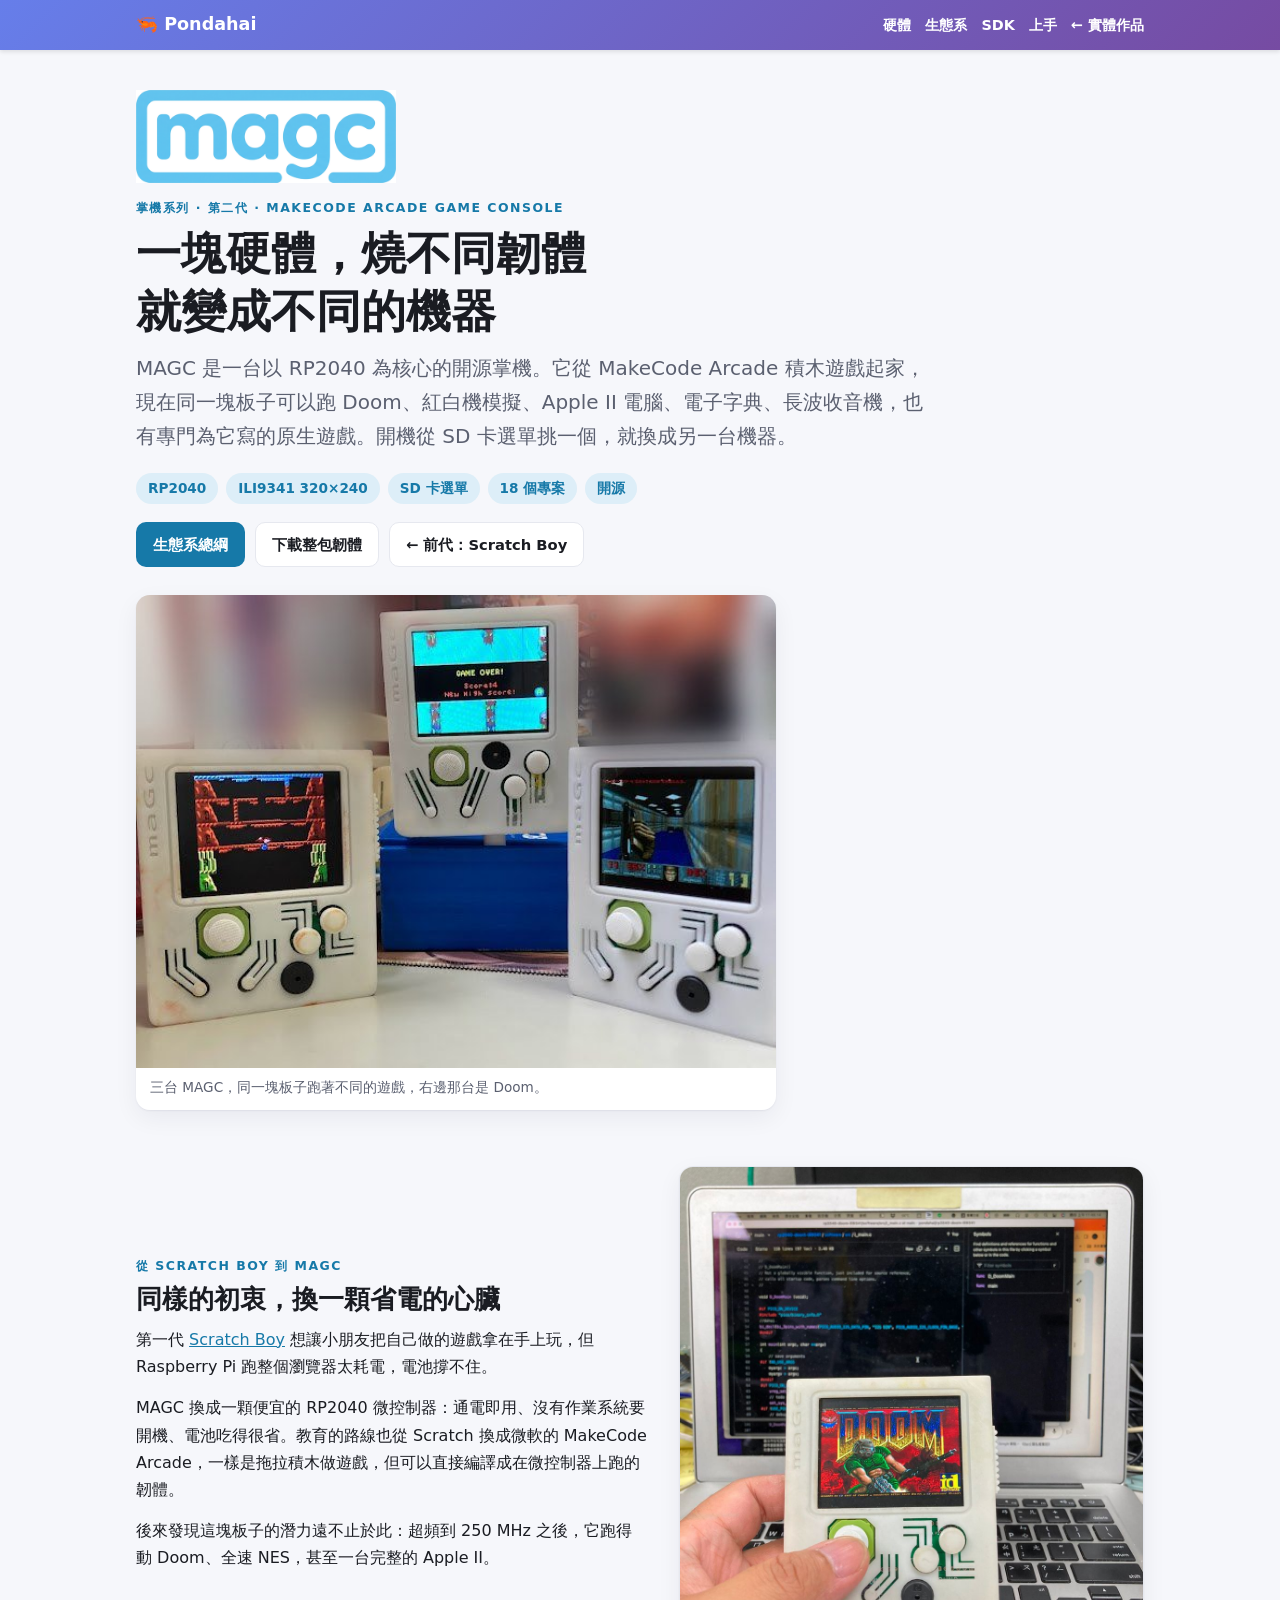
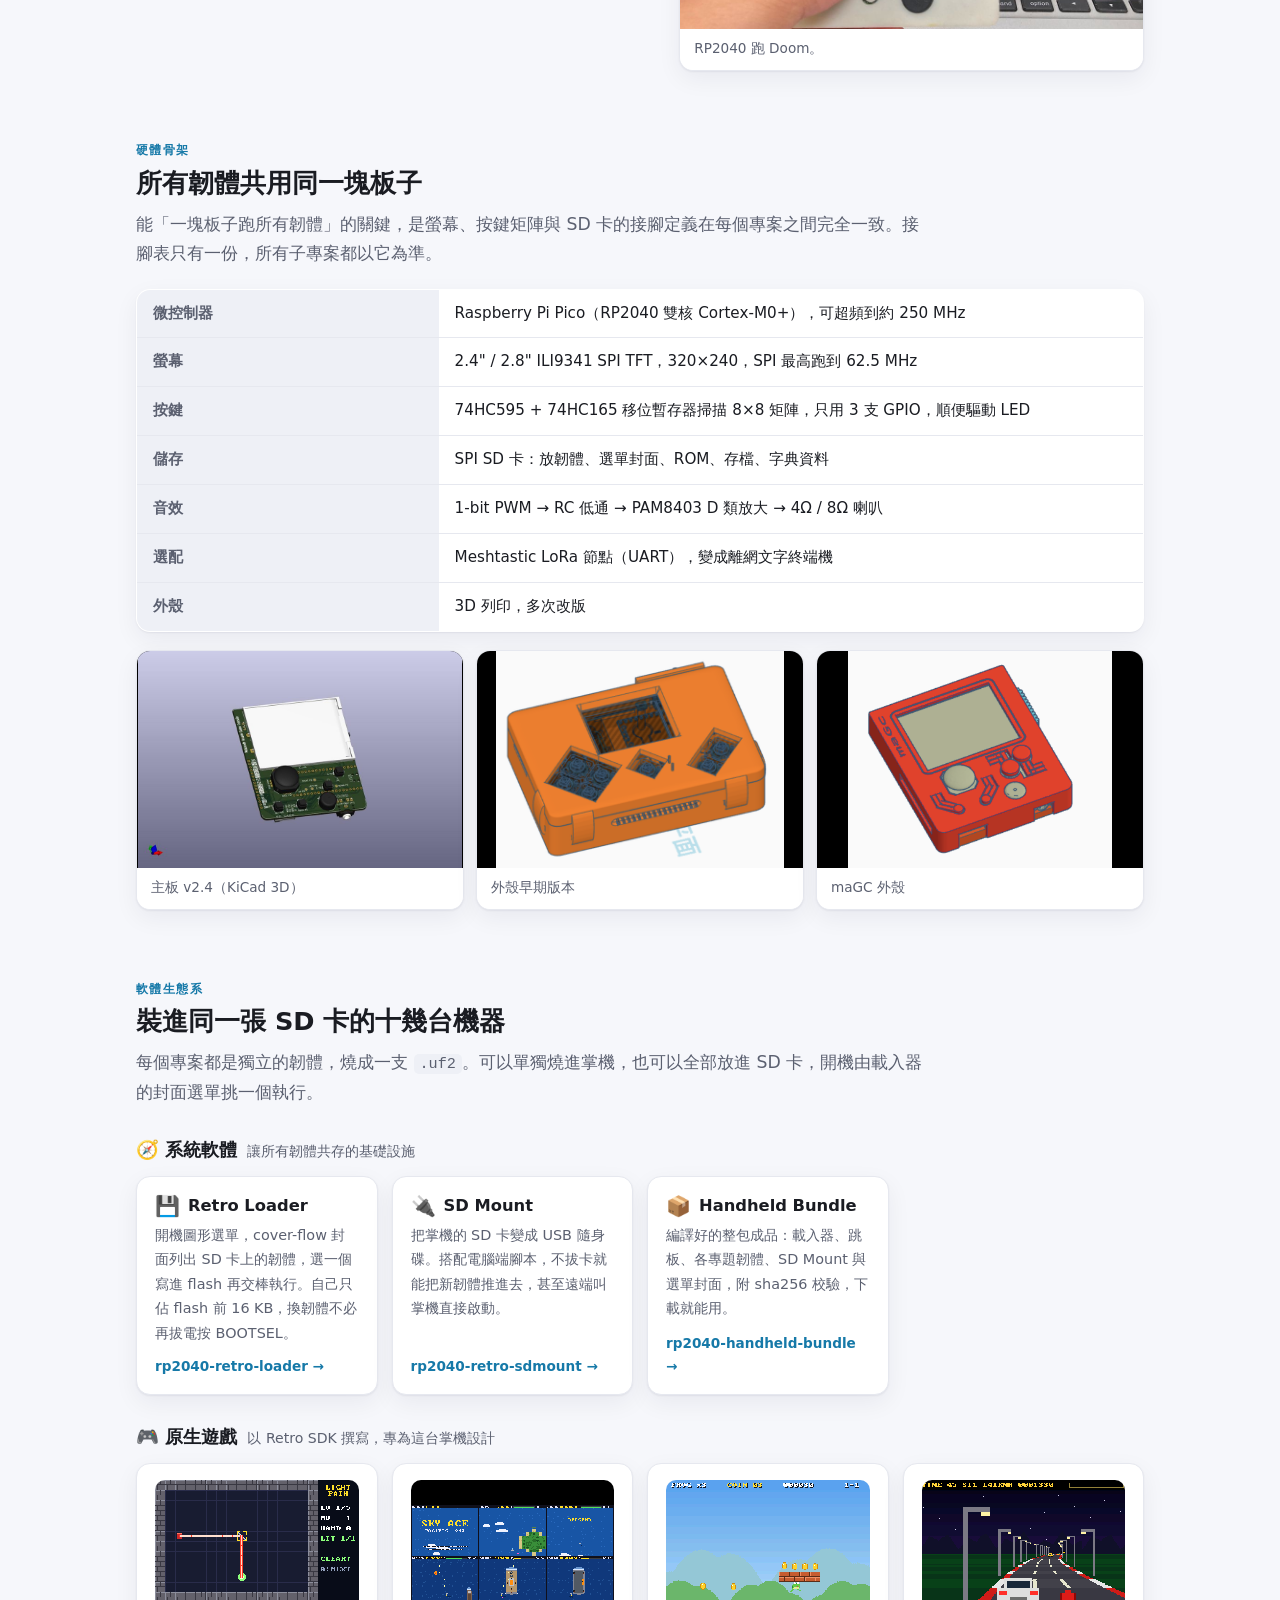
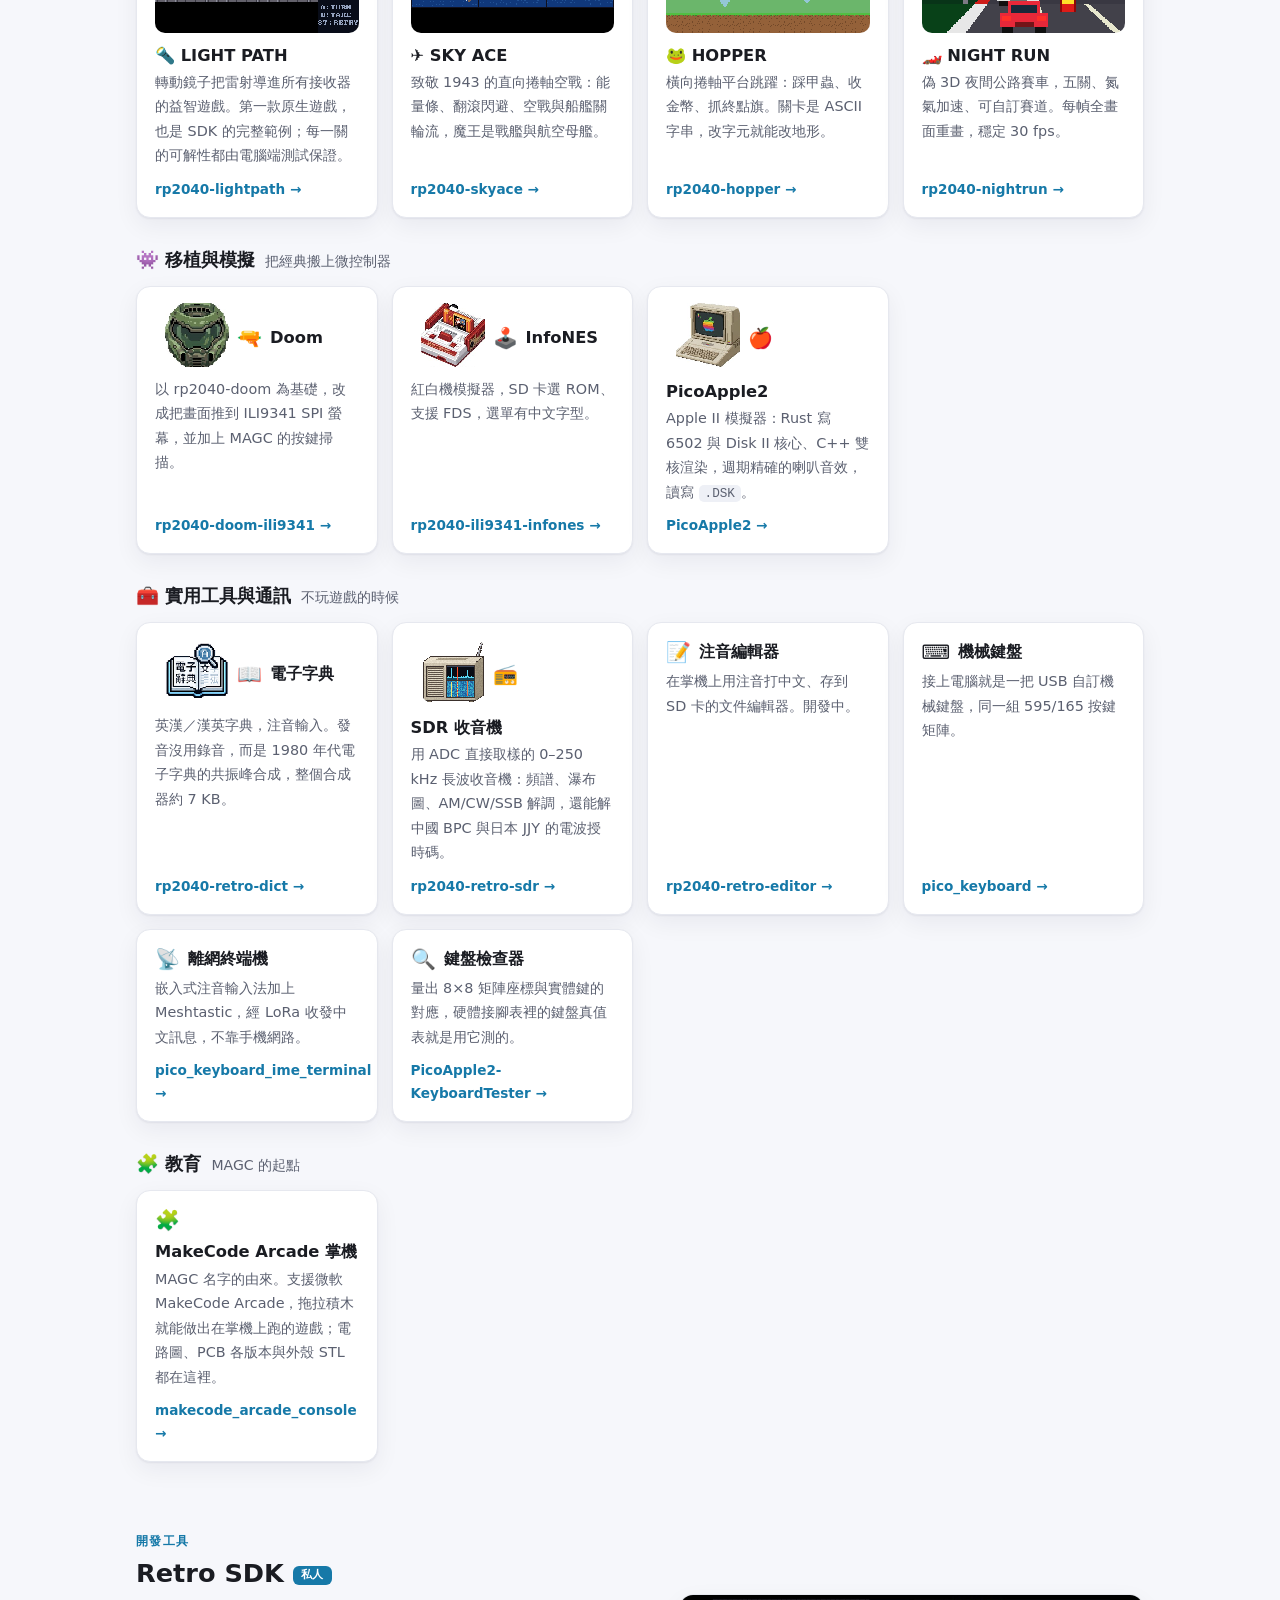
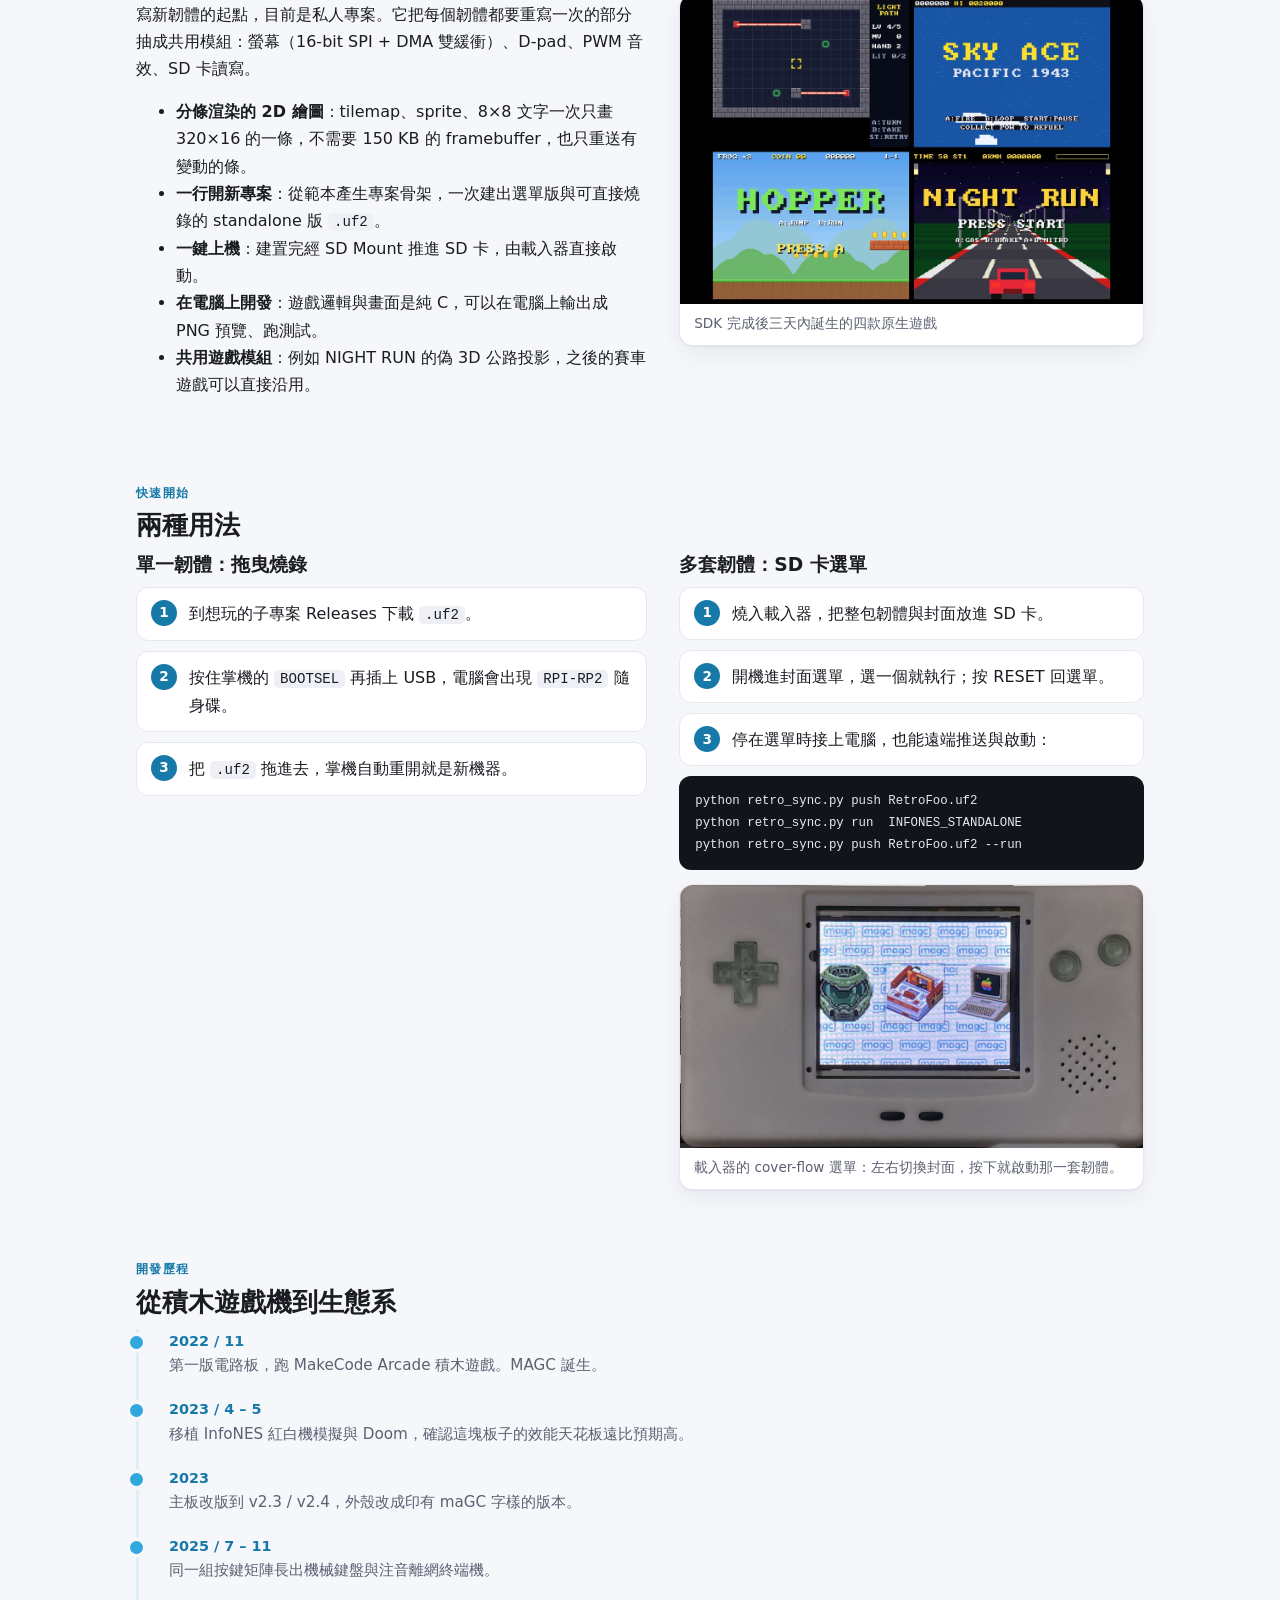
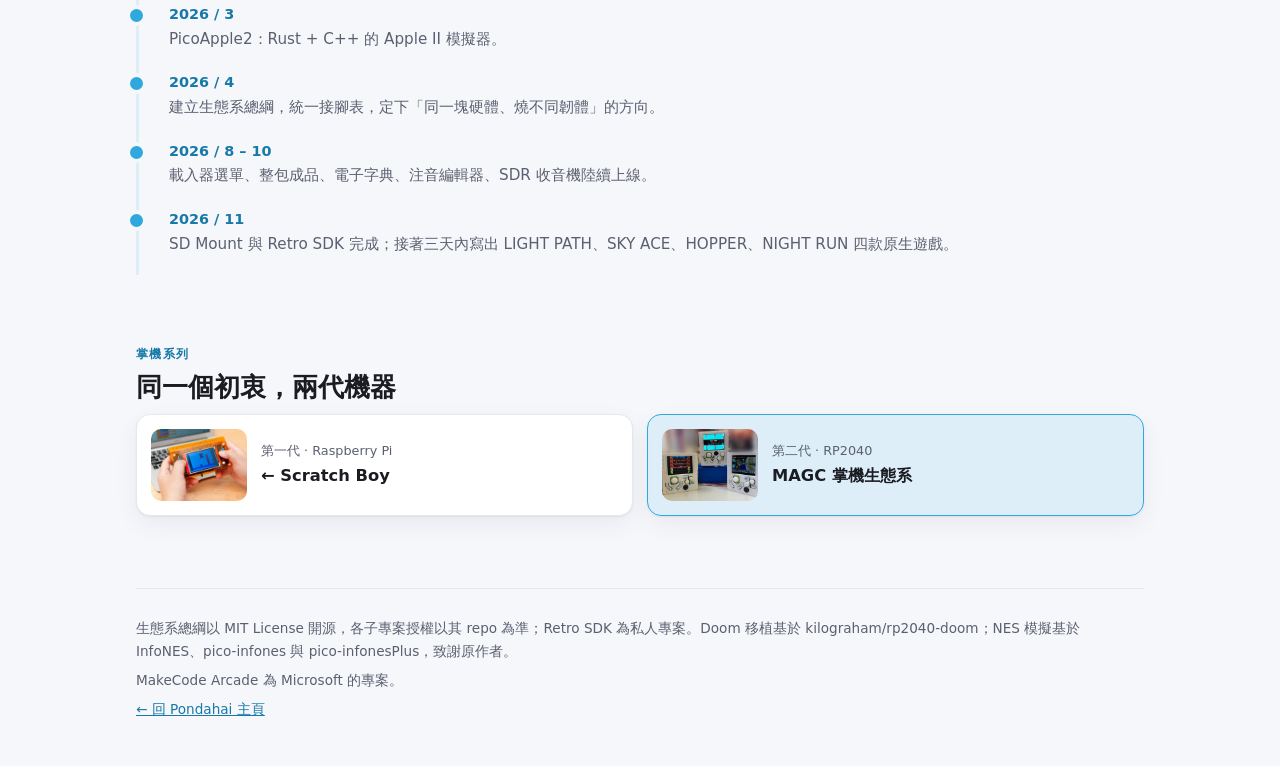
<file: magc.html>
<!DOCTYPE html>
<html lang="zh-Hant">
<head>
<meta charset="UTF-8">
<meta name="viewport" content="width=device-width, initial-scale=1.0">
<title>MAGC 掌機生態系</title>
<meta name="description" content="MAGC（Makecode Arcade Game Console）：RP2040 掌機與它的軟體生態系。一塊硬體，燒不同韌體就變成不同機器：Doom、NES、Apple II、電子字典、SDR 收音機與原生遊戲。">
<meta property="og:title" content="MAGC — 一塊硬體，燒不同韌體就變成不同機器">
<meta property="og:description" content="RP2040 掌機與它的軟體生態系：載入器選單、Doom、NES、Apple II、電子字典、SDR 收音機、原生遊戲。">
<meta property="og:image" content="images/magc/trio.jpg">
<link rel="stylesheet" href="css/product.css">
</head>
<body class="p-magc">

<header class="topbar">
    <div class="topbar-inner">
        <a class="brand" href="index.html">🦐 Pondahai</a>
        <nav aria-label="頁面導覽">
            <a href="#hardware">硬體</a>
            <a href="#ecosystem">生態系</a>
            <a href="#sdk">SDK</a>
            <a href="#start">上手</a>
            <a href="index.html#portfolio-personal">← 實體作品</a>
        </nav>
    </div>
</header>

<main class="wrap">

    <!-- Hero -->
    <section class="hero">
        <img class="hero-logo" src="images/magc/logo.png" width="640" height="230" alt="magc" onerror="this.remove()">
        <span class="eyebrow" style="display:block">掌機系列 · 第二代 · Makecode Arcade Game Console</span>
        <h1>一塊硬體，燒不同韌體<br>就變成不同的機器</h1>
        <p class="tagline">MAGC 是一台以 RP2040 為核心的開源掌機。它從 MakeCode Arcade 積木遊戲起家，現在同一塊板子可以跑 Doom、紅白機模擬、Apple II 電腦、電子字典、長波收音機，也有專門為它寫的原生遊戲。開機從 SD 卡選單挑一個，就換成另一台機器。</p>
        <ul class="chips">
            <li>RP2040</li>
            <li>ILI9341 320×240</li>
            <li>SD 卡選單</li>
            <li>18 個專案</li>
            <li>開源</li>
        </ul>
        <div class="actions">
            <a class="btn btn-primary" href="https://github.com/pondahai/rp2040-retro-handheld" target="_blank" rel="noopener">生態系總綱</a>
            <a class="btn btn-ghost" href="https://github.com/pondahai/rp2040-handheld-bundle/releases" target="_blank" rel="noopener">下載整包韌體</a>
            <a class="btn btn-ghost" href="scratchboy.html">← 前代：Scratch Boy</a>
        </div>
        <figure class="hero-figure narrow">
            <img src="images/magc/trio.jpg" width="595" height="440" alt="三台印著 maGC 字樣的白色 3D 列印掌機並排，螢幕分別顯示平台遊戲、GAME OVER 畫面與 Doom" onerror="this.remove()">
            <figcaption>三台 MAGC，同一塊板子跑著不同的遊戲，右邊那台是 Doom。</figcaption>
        </figure>
    </section>

    <!-- 定位 -->
    <section id="why">
        <div class="split">
            <div>
                <span class="eyebrow">從 Scratch Boy 到 MAGC</span>
                <h2 class="sec-title">同樣的初衷，換一顆省電的心臟</h2>
                <p>第一代 <a href="scratchboy.html">Scratch Boy</a> 想讓小朋友把自己做的遊戲拿在手上玩，但 Raspberry Pi 跑整個瀏覽器太耗電，電池撐不住。</p>
                <p>MAGC 換成一顆便宜的 RP2040 微控制器：通電即用、沒有作業系統要開機、電池吃得很省。教育的路線也從 Scratch 換成微軟的 MakeCode Arcade，一樣是拖拉積木做遊戲，但可以直接編譯成在微控制器上跑的韌體。</p>
                <p>後來發現這塊板子的潛力遠不止於此：超頻到 250 MHz 之後，它跑得動 Doom、全速 NES，甚至一台完整的 Apple II。</p>
            </div>
            <figure class="shot tall">
                <img src="images/magc/doom-hand.jpg" width="1000" height="1000" loading="lazy" alt="手握一台白色 MAGC 掌機，螢幕顯示 DOOM 標題畫面" onerror="this.parentElement.remove()">
                <figcaption>RP2040 跑 Doom。</figcaption>
            </figure>
        </div>
    </section>

    <!-- 硬體 -->
    <section id="hardware">
        <span class="eyebrow">硬體骨架</span>
        <h2 class="sec-title">所有韌體共用同一塊板子</h2>
        <p class="lead">能「一塊板子跑所有韌體」的關鍵，是螢幕、按鍵矩陣與 SD 卡的接腳定義在每個專案之間完全一致。接腳表只有一份，所有子專案都以它為準。</p>

        <table class="spec">
            <tbody>
                <tr><th>微控制器</th><td>Raspberry Pi Pico（RP2040 雙核 Cortex-M0+），可超頻到約 250 MHz</td></tr>
                <tr><th>螢幕</th><td>2.4" / 2.8" ILI9341 SPI TFT，320×240，SPI 最高跑到 62.5 MHz</td></tr>
                <tr><th>按鍵</th><td>74HC595 + 74HC165 移位暫存器掃描 8×8 矩陣，只用 3 支 GPIO，順便驅動 LED</td></tr>
                <tr><th>儲存</th><td>SPI SD 卡：放韌體、選單封面、ROM、存檔、字典資料</td></tr>
                <tr><th>音效</th><td>1-bit PWM → RC 低通 → PAM8403 D 類放大 → 4Ω / 8Ω 喇叭</td></tr>
                <tr><th>選配</th><td>Meshtastic LoRa 節點（UART），變成離網文字終端機</td></tr>
                <tr><th>外殼</th><td>3D 列印，多次改版</td></tr>
            </tbody>
        </table>

        <div class="gallery" style="margin-top:18px">
            <figure class="shot contain">
                <img src="images/magc/pcb-v24.jpg" width="900" height="602" loading="lazy" alt="MAGC v2.4 電路板的 3D 算圖：深綠色 PCB、搖桿、按鍵、SD 卡槽與螢幕位置" onerror="this.parentElement.remove()">
                <figcaption>主板 v2.4（KiCad 3D）</figcaption>
            </figure>
            <figure class="shot contain">
                <img src="images/magc/case-v1.png" width="600" height="454" loading="lazy" alt="橘色 3D 列印外殼的設計圖，可看到螢幕開窗與按鍵開孔" onerror="this.parentElement.remove()">
                <figcaption>外殼早期版本</figcaption>
            </figure>
            <figure class="shot contain">
                <img src="images/magc/case-v2.png" width="494" height="408" loading="lazy" alt="紅色 3D 列印外殼設計圖，側面印有 maGC 字樣" onerror="this.parentElement.remove()">
                <figcaption>maGC 外殼</figcaption>
            </figure>
        </div>
    </section>

    <!-- 生態系 -->
    <section id="ecosystem">
        <span class="eyebrow">軟體生態系</span>
        <h2 class="sec-title">裝進同一張 SD 卡的十幾台機器</h2>
        <p class="lead">每個專案都是獨立的韌體，燒成一支 <code>.uf2</code>。可以單獨燒進掌機，也可以全部放進 SD 卡，開機由載入器的封面選單挑一個執行。</p>

        <!-- 系統軟體 -->
        <div class="group">
            <div class="group-head"><h3>🧭 系統軟體</h3><span>讓所有韌體共存的基礎設施</span></div>
            <div class="grid">
                <article class="card">
                    <h3><span class="emoji">💾</span>Retro Loader</h3>
                    <p>開機圖形選單，cover-flow 封面列出 SD 卡上的韌體，選一個寫進 flash 再交棒執行。自己只佔 flash 前 16 KB，換韌體不必再拔電按 BOOTSEL。</p>
                    <a class="more" href="https://github.com/pondahai/rp2040-retro-loader" target="_blank" rel="noopener">rp2040-retro-loader →</a>
                </article>
                <article class="card">
                    <h3><span class="emoji">🔌</span>SD Mount</h3>
                    <p>把掌機的 SD 卡變成 USB 隨身碟。搭配電腦端腳本，不拔卡就能把新韌體推進去，甚至遠端叫掌機直接啟動。</p>
                    <a class="more" href="https://github.com/pondahai/rp2040-retro-sdmount" target="_blank" rel="noopener">rp2040-retro-sdmount →</a>
                </article>
                <article class="card">
                    <h3><span class="emoji">📦</span>Handheld Bundle</h3>
                    <p>編譯好的整包成品：載入器、跳板、各專題韌體、SD Mount 與選單封面，附 sha256 校驗，下載就能用。</p>
                    <a class="more" href="https://github.com/pondahai/rp2040-handheld-bundle" target="_blank" rel="noopener">rp2040-handheld-bundle →</a>
                </article>
            </div>
        </div>

        <!-- 原生遊戲 -->
        <div class="group">
            <div class="group-head"><h3>🎮 原生遊戲</h3><span>以 Retro SDK 撰寫，專為這台掌機設計</span></div>
            <div class="grid">
                <article class="card">
                    <img class="thumb pixel" src="images/magc/shot-lightpath.png" width="320" height="240" loading="lazy" alt="LIGHT PATH 遊戲畫面：雷射經鏡子反射導入接收器" onerror="this.remove()">
                    <h3>🔦 LIGHT PATH</h3>
                    <p>轉動鏡子把雷射導進所有接收器的益智遊戲。第一款原生遊戲，也是 SDK 的完整範例；每一關的可解性都由電腦端測試保證。</p>
                    <a class="more" href="https://github.com/pondahai/rp2040-lightpath" target="_blank" rel="noopener">rp2040-lightpath →</a>
                </article>
                <article class="card">
                    <img class="thumb fit pixel" src="images/magc/shot-skyace.png" width="976" height="492" loading="lazy" alt="SKY ACE 遊戲畫面：直向捲軸空戰與船艦關" onerror="this.remove()">
                    <h3>✈️ SKY ACE</h3>
                    <p>致敬 1943 的直向捲軸空戰：能量條、翻滾閃避、空戰與船艦關輪流，魔王是戰艦與航空母艦。</p>
                    <a class="more" href="https://github.com/pondahai/rp2040-skyace" target="_blank" rel="noopener">rp2040-skyace →</a>
                </article>
                <article class="card">
                    <img class="thumb pixel" src="images/magc/shot-hopper.png" width="320" height="240" loading="lazy" alt="HOPPER 遊戲畫面：青蛙在草地與磚塊間跳躍收集金幣" onerror="this.remove()">
                    <h3>🐸 HOPPER</h3>
                    <p>橫向捲軸平台跳躍：踩甲蟲、收金幣、抓終點旗。關卡是 ASCII 字串，改字元就能改地形。</p>
                    <a class="more" href="https://github.com/pondahai/rp2040-hopper" target="_blank" rel="noopener">rp2040-hopper →</a>
                </article>
                <article class="card">
                    <img class="thumb pixel" src="images/magc/shot-nightrun.png" width="640" height="480" loading="lazy" alt="NIGHT RUN 遊戲畫面：夜間公路上的紅色賽車與路燈" onerror="this.remove()">
                    <h3>🏎️ NIGHT RUN</h3>
                    <p>偽 3D 夜間公路賽車，五關、氮氣加速、可自訂賽道。每幀全畫面重畫，穩定 30 fps。</p>
                    <a class="more" href="https://github.com/pondahai/rp2040-nightrun" target="_blank" rel="noopener">rp2040-nightrun →</a>
                </article>
            </div>
        </div>

        <!-- 移植與模擬 -->
        <div class="group">
            <div class="group-head"><h3>👾 移植與模擬</h3><span>把經典搬上微控制器</span></div>
            <div class="grid">
                <article class="card">
                    <h3><img class="cover pixel" src="images/magc/cover-doom.jpg" width="218" height="240" loading="lazy" alt="" onerror="this.remove()"><span class="emoji">🔫</span>Doom</h3>
                    <p>以 rp2040-doom 為基礎，改成把畫面推到 ILI9341 SPI 螢幕，並加上 MAGC 的按鍵掃描。</p>
                    <a class="more" href="https://github.com/pondahai/rp2040-doom-ili9341" target="_blank" rel="noopener">rp2040-doom-ili9341 →</a>
                </article>
                <article class="card">
                    <h3><img class="cover pixel" src="images/magc/cover-nes.jpg" width="240" height="194" loading="lazy" alt="" onerror="this.remove()"><span class="emoji">🕹️</span>InfoNES</h3>
                    <p>紅白機模擬器，SD 卡選 ROM、支援 FDS，選單有中文字型。</p>
                    <a class="more" href="https://github.com/pondahai/rp2040-ili9341-infones" target="_blank" rel="noopener">rp2040-ili9341-infones →</a>
                </article>
                <article class="card">
                    <h3><img class="cover pixel" src="images/magc/cover-apple2.jpg" width="240" height="221" loading="lazy" alt="" onerror="this.remove()"><span class="emoji">🍎</span>PicoApple2</h3>
                    <p>Apple II 模擬器：Rust 寫 6502 與 Disk II 核心、C++ 雙核渲染，週期精確的喇叭音效，讀寫 <code>.DSK</code>。</p>
                    <a class="more" href="https://github.com/pondahai/PicoApple2" target="_blank" rel="noopener">PicoApple2 →</a>
                </article>
            </div>
        </div>

        <!-- 工具與通訊 -->
        <div class="group">
            <div class="group-head"><h3>🧰 實用工具與通訊</h3><span>不玩遊戲的時候</span></div>
            <div class="grid">
                <article class="card">
                    <h3><img class="cover pixel" src="images/magc/cover-dict.png" width="240" height="240" loading="lazy" alt="" onerror="this.remove()"><span class="emoji">📖</span>電子字典</h3>
                    <p>英漢／漢英字典，注音輸入。發音沒用錄音，而是 1980 年代電子字典的共振峰合成，整個合成器約 7 KB。</p>
                    <a class="more" href="https://github.com/pondahai/rp2040-retro-dict" target="_blank" rel="noopener">rp2040-retro-dict →</a>
                </article>
                <article class="card">
                    <h3><img class="cover pixel" src="images/magc/cover-sdr.png" width="96" height="96" loading="lazy" alt="" onerror="this.remove()"><span class="emoji">📻</span>SDR 收音機</h3>
                    <p>用 ADC 直接取樣的 0–250 kHz 長波收音機：頻譜、瀑布圖、AM/CW/SSB 解調，還能解中國 BPC 與日本 JJY 的電波授時碼。</p>
                    <a class="more" href="https://github.com/pondahai/rp2040-retro-sdr" target="_blank" rel="noopener">rp2040-retro-sdr →</a>
                </article>
                <article class="card">
                    <h3><span class="emoji">📝</span>注音編輯器</h3>
                    <p>在掌機上用注音打中文、存到 SD 卡的文件編輯器。開發中。</p>
                    <a class="more" href="https://github.com/pondahai/rp2040-retro-editor" target="_blank" rel="noopener">rp2040-retro-editor →</a>
                </article>
                <article class="card">
                    <h3><span class="emoji">⌨️</span>機械鍵盤</h3>
                    <p>接上電腦就是一把 USB 自訂機械鍵盤，同一組 595/165 按鍵矩陣。</p>
                    <a class="more" href="https://github.com/pondahai/pico_keyboard" target="_blank" rel="noopener">pico_keyboard →</a>
                </article>
                <article class="card">
                    <h3><span class="emoji">📡</span>離網終端機</h3>
                    <p>嵌入式注音輸入法加上 Meshtastic，經 LoRa 收發中文訊息，不靠手機網路。</p>
                    <a class="more" href="https://github.com/pondahai/pico_keyboard_ime_terminal" target="_blank" rel="noopener">pico_keyboard_ime_terminal →</a>
                </article>
                <article class="card">
                    <h3><span class="emoji">🔍</span>鍵盤檢查器</h3>
                    <p>量出 8×8 矩陣座標與實體鍵的對應，硬體接腳表裡的鍵盤真值表就是用它測的。</p>
                    <a class="more" href="https://github.com/pondahai/PicoApple2-KeyboardTester" target="_blank" rel="noopener">PicoApple2-KeyboardTester →</a>
                </article>
            </div>
        </div>

        <!-- 教育 -->
        <div class="group">
            <div class="group-head"><h3>🧩 教育</h3><span>MAGC 的起點</span></div>
            <div class="grid">
                <article class="card">
                    <h3><span class="emoji">🧩</span>MakeCode Arcade 掌機</h3>
                    <p>MAGC 名字的由來。支援微軟 MakeCode Arcade，拖拉積木就能做出在掌機上跑的遊戲；電路圖、PCB 各版本與外殼 STL 都在這裡。</p>
                    <a class="more" href="https://github.com/pondahai/makecode_arcade_console" target="_blank" rel="noopener">makecode_arcade_console →</a>
                </article>
            </div>
        </div>
    </section>

    <!-- SDK -->
    <section id="sdk">
        <div class="split">
            <div>
                <span class="eyebrow">開發工具</span>
                <h2 class="sec-title">Retro SDK <span class="badge accent">私人</span></h2>
                <p>寫新韌體的起點，目前是私人專案。它把每個韌體都要重寫一次的部分抽成共用模組：螢幕（16-bit SPI + DMA 雙緩衝）、D-pad、PWM 音效、SD 卡讀寫。</p>
                <ul>
                    <li><strong>分條渲染的 2D 繪圖</strong>：tilemap、sprite、8×8 文字一次只畫 320×16 的一條，不需要 150 KB 的 framebuffer，也只重送有變動的條。</li>
                    <li><strong>一行開新專案</strong>：從範本產生專案骨架，一次建出選單版與可直接燒錄的 standalone 版 <code>.uf2</code>。</li>
                    <li><strong>一鍵上機</strong>：建置完經 SD Mount 推進 SD 卡，由載入器直接啟動。</li>
                    <li><strong>在電腦上開發</strong>：遊戲邏輯與畫面是純 C，可以在電腦上輸出成 PNG 預覽、跑測試。</li>
                    <li><strong>共用遊戲模組</strong>：例如 NIGHT RUN 的偽 3D 公路投影，之後的賽車遊戲可以直接沿用。</li>
                </ul>
            </div>
            <div>
                <figure class="shot contain">
                    <img src="images/magc/games-titles.jpg" width="960" height="729" loading="lazy" alt="LIGHT PATH、SKY ACE、HOPPER、NIGHT RUN 四款遊戲的標題畫面拼貼" onerror="this.parentElement.remove()">
                    <figcaption>SDK 完成後三天內誕生的四款原生遊戲</figcaption>
                </figure>
            </div>
        </div>
    </section>

    <!-- 上手 -->
    <section id="start">
        <span class="eyebrow">快速開始</span>
        <h2 class="sec-title">兩種用法</h2>
        <div class="split" style="align-items:start">
            <div>
                <h3 style="margin-bottom:10px">單一韌體：拖曳燒錄</h3>
                <ol class="steps">
                    <li>到想玩的子專案 Releases 下載 <code>.uf2</code>。</li>
                    <li>按住掌機的 <code>BOOTSEL</code> 再插上 USB，電腦會出現 <code>RPI-RP2</code> 隨身碟。</li>
                    <li>把 <code>.uf2</code> 拖進去，掌機自動重開就是新機器。</li>
                </ol>
            </div>
            <div>
                <h3 style="margin-bottom:10px">多套韌體：SD 卡選單</h3>
                <ol class="steps">
                    <li>燒入載入器，把整包韌體與封面放進 SD 卡。</li>
                    <li>開機進封面選單，選一個就執行；按 RESET 回選單。</li>
                    <li>停在選單時接上電腦，也能遠端推送與啟動：</li>
                </ol>
<pre><code>python retro_sync.py push RetroFoo.uf2
python retro_sync.py run  INFONES_STANDALONE
python retro_sync.py push RetroFoo.uf2 --run</code></pre>
                <figure class="shot natural" style="margin-top:14px">
                    <img src="images/magc/loader-menu.jpg" width="1100" height="626" loading="lazy" alt="MAGC 掌機停在載入器選單：magc 字標磁磚背景上，Doom、紅白機與 Apple II 三張封面橫向排列，中間的紅白機被選取" onerror="this.parentElement.remove()">
                    <figcaption>載入器的 cover-flow 選單：左右切換封面，按下就啟動那一套韌體。</figcaption>
                </figure>
            </div>
        </div>
    </section>

    <!-- 時間軸 -->
    <section id="story">
        <span class="eyebrow">開發歷程</span>
        <h2 class="sec-title">從積木遊戲機到生態系</h2>
        <ol class="timeline">
            <li><time>2022 / 11</time><p>第一版電路板，跑 MakeCode Arcade 積木遊戲。MAGC 誕生。</p></li>
            <li><time>2023 / 4 – 5</time><p>移植 InfoNES 紅白機模擬與 Doom，確認這塊板子的效能天花板遠比預期高。</p></li>
            <li><time>2023</time><p>主板改版到 v2.3 / v2.4，外殼改成印有 maGC 字樣的版本。</p></li>
            <li><time>2025 / 7 – 11</time><p>同一組按鍵矩陣長出機械鍵盤與注音離網終端機。</p></li>
            <li><time>2026 / 3</time><p>PicoApple2：Rust + C++ 的 Apple II 模擬器。</p></li>
            <li><time>2026 / 4</time><p>建立生態系總綱，統一接腳表，定下「同一塊硬體、燒不同韌體」的方向。</p></li>
            <li><time>2026 / 8 – 10</time><p>載入器選單、整包成品、電子字典、注音編輯器、SDR 收音機陸續上線。</p></li>
            <li><time>2026 / 11</time><p>SD Mount 與 Retro SDK 完成；接著三天內寫出 LIGHT PATH、SKY ACE、HOPPER、NIGHT RUN 四款原生遊戲。</p></li>
        </ol>
    </section>

    <!-- 系列 -->
    <section id="series">
        <span class="eyebrow">掌機系列</span>
        <h2 class="sec-title">同一個初衷，兩代機器</h2>
        <div class="series">
            <a href="scratchboy.html">
                <img src="images/scratch_console.jpg" alt="" loading="lazy">
                <span><small>第一代 · Raspberry Pi</small><strong>← Scratch Boy</strong></span>
            </a>
            <a class="current" href="magc.html" aria-current="page">
                <img src="images/magc/trio.jpg" alt="" loading="lazy">
                <span><small>第二代 · RP2040</small><strong>MAGC 掌機生態系</strong></span>
            </a>
        </div>
    </section>

    <footer class="foot">
        <p>生態系總綱以 MIT License 開源，各子專案授權以其 repo 為準；Retro SDK 為私人專案。Doom 移植基於 kilograham/rp2040-doom；NES 模擬基於 InfoNES、pico-infones 與 pico-infonesPlus，致謝原作者。</p>
        <p>MakeCode Arcade 為 Microsoft 的專案。</p>
        <p><a href="index.html">← 回 Pondahai 主頁</a></p>
    </footer>
</main>

</body>
</html>
</file>
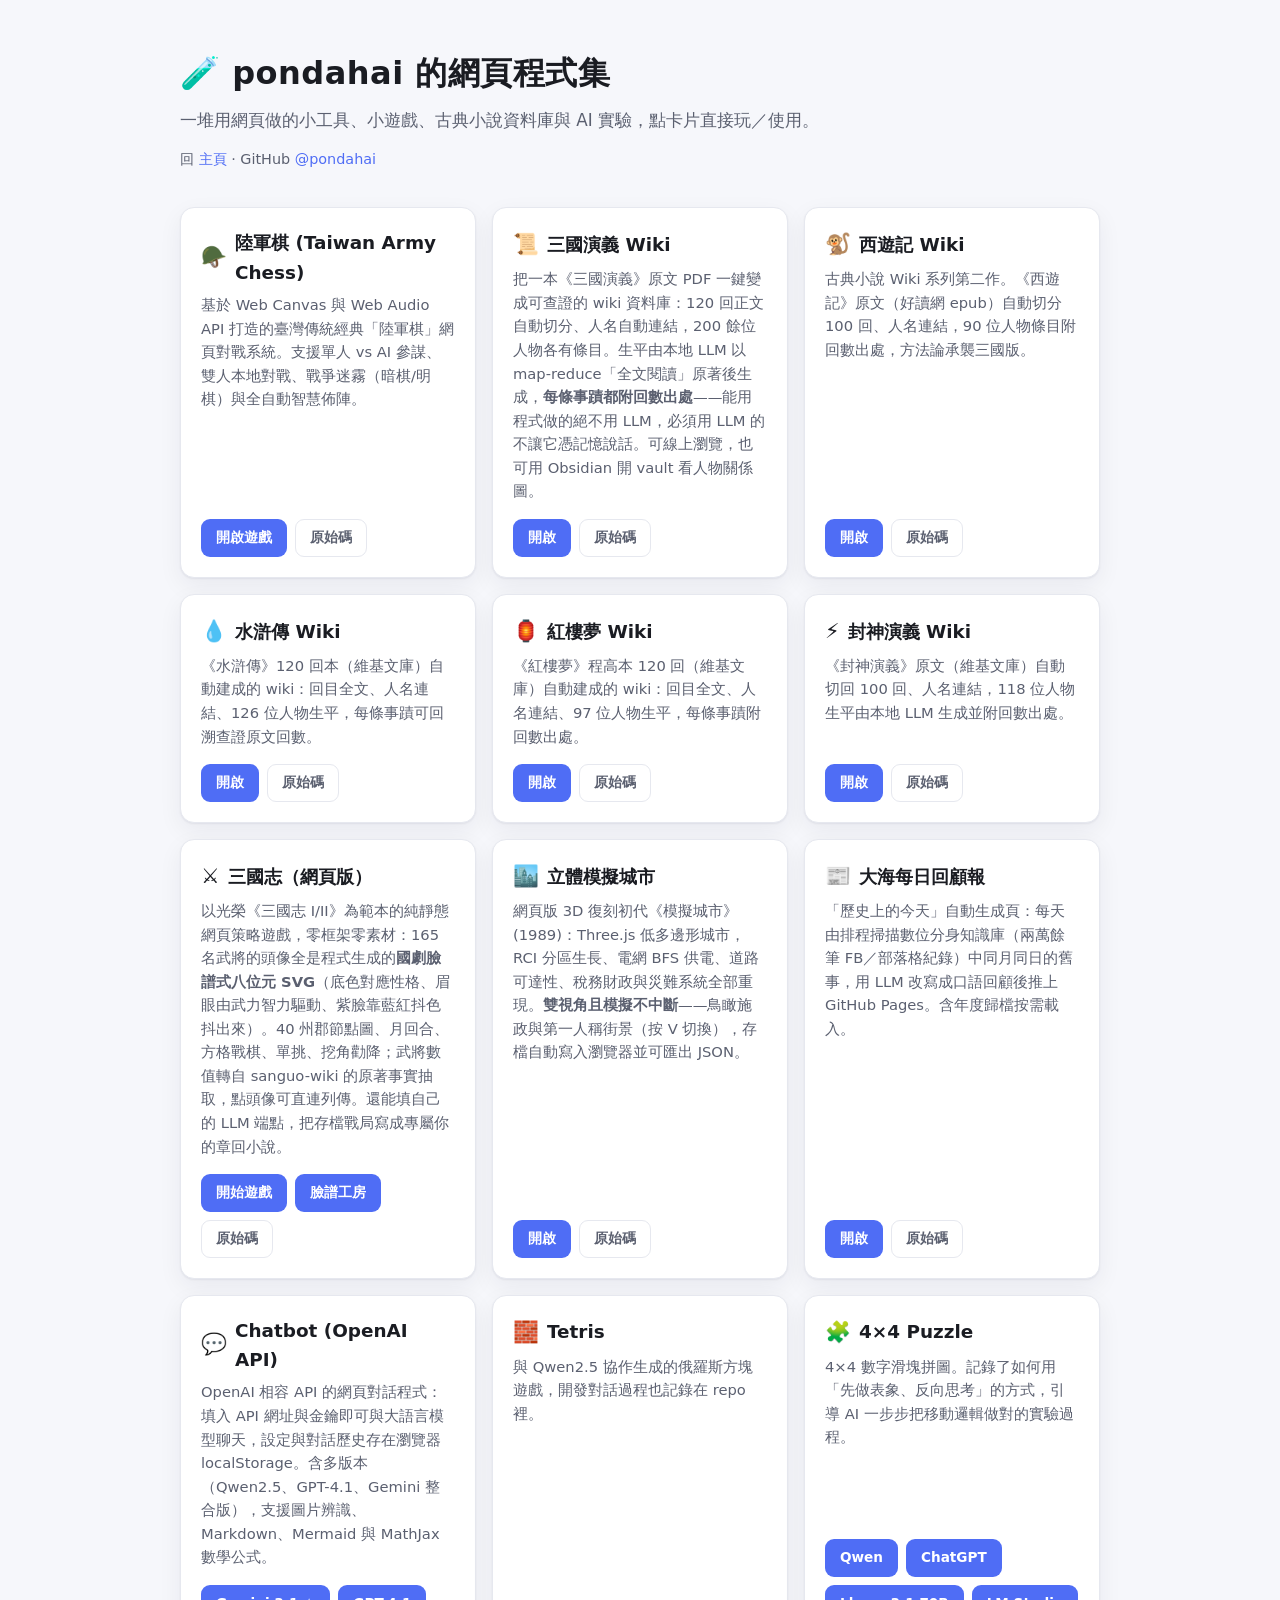
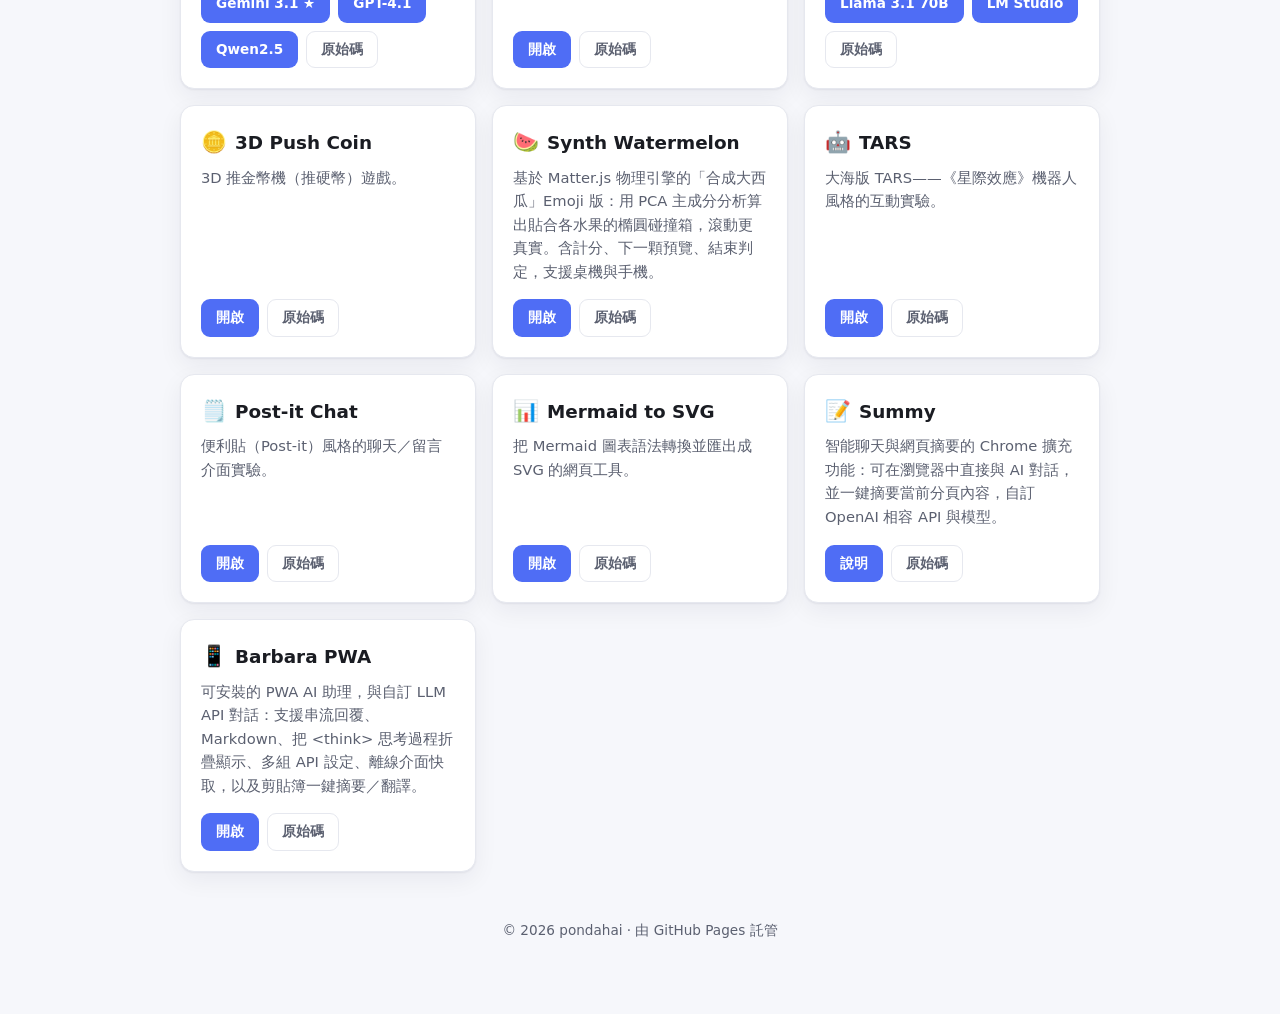
<file: projects.html>
<!DOCTYPE html>
<html lang="zh-Hant">
<head>
<meta charset="UTF-8">
<meta name="viewport" content="width=device-width, initial-scale=1.0">
<title>pondahai · 網頁程式集</title>
<meta property="og:title" content="pondahai · 網頁程式集">
<meta property="og:description" content="pondahai 的網頁小專案與實驗集合">
<style>
  :root{
    --bg:#f6f7fb; --card:#ffffff; --fg:#1a1c22; --muted:#5b6070;
    --border:#e6e8ef; --accent:#4f6df5; --accent-fg:#ffffff;
    --shadow:0 1px 2px rgba(20,25,50,.06),0 8px 24px rgba(20,25,50,.06);
  }
  @media (prefers-color-scheme:dark){
    :root{
      --bg:#0f1117; --card:#171a22; --fg:#e8eaf0; --muted:#9aa0b4;
      --border:#262a36; --accent:#6f88ff; --accent-fg:#0f1117;
      --shadow:0 1px 2px rgba(0,0,0,.4),0 8px 24px rgba(0,0,0,.35);
    }
  }
  *{box-sizing:border-box}
  body{
    margin:0; background:var(--bg); color:var(--fg);
    font-family:system-ui,-apple-system,"Segoe UI","Noto Sans TC",Roboto,"Helvetica Neue",Arial,sans-serif;
    line-height:1.6; -webkit-font-smoothing:antialiased;
  }
  .wrap{max-width:960px; margin:0 auto; padding:48px 20px 72px}
  header.hero{margin-bottom:36px}
  .hero h1{font-size:2rem; margin:0 0 8px; letter-spacing:.5px}
  .hero p{margin:0; color:var(--muted); font-size:1.05rem}
  .hero .sub{margin-top:14px; font-size:.9rem}
  .hero .sub a{color:var(--accent); text-decoration:none}
  .hero .sub a:hover{text-decoration:underline}
  .grid{
    display:grid; gap:16px;
    grid-template-columns:repeat(auto-fill,minmax(280px,1fr));
    margin-top:8px;
  }
  .card{
    background:var(--card); border:1px solid var(--border); border-radius:14px;
    padding:20px; box-shadow:var(--shadow); display:flex; flex-direction:column;
    transition:transform .12s ease, box-shadow .12s ease, border-color .12s ease;
  }
  .card:hover{transform:translateY(-3px); border-color:var(--accent)}
  .card h2{margin:0 0 6px; font-size:1.15rem; display:flex; align-items:center; gap:8px}
  .card .emoji{font-size:1.3rem}
  .card p{margin:0 0 16px; color:var(--muted); font-size:.92rem; flex:1}
  .actions{display:flex; gap:8px; flex-wrap:wrap}
  .btn{
    display:inline-block; padding:7px 14px; border-radius:9px; font-size:.85rem;
    text-decoration:none; font-weight:600; border:1px solid transparent;
  }
  .btn-primary{background:var(--accent); color:var(--accent-fg)}
  .btn-primary:hover{filter:brightness(1.08)}
  .btn-ghost{background:transparent; color:var(--muted); border-color:var(--border)}
  .btn-ghost:hover{color:var(--fg); border-color:var(--accent)}
  footer{margin-top:48px; text-align:center; color:var(--muted); font-size:.85rem}
  footer a{color:var(--accent); text-decoration:none}
</style>
</head>
<body>
<div class="wrap">
  <header class="hero">
    <h1>🧪 pondahai 的網頁程式集</h1>
    <p>一堆用網頁做的小工具、小遊戲、古典小說資料庫與 AI 實驗，點卡片直接玩／使用。</p>
    <p class="sub">
      回 <a href="./index.html">主頁</a> ·
      GitHub <a href="https://github.com/pondahai" target="_blank" rel="noopener">@pondahai</a>
    </p>
  </header>

  <main class="grid">

    <article class="card">
      <h2><span class="emoji">🪖</span>陸軍棋 (Taiwan Army Chess)</h2>
      <p>基於 Web Canvas 與 Web Audio API 打造的臺灣傳統經典「陸軍棋」網頁對戰系統。支援單人 vs AI 參謀、雙人本地對戰、戰爭迷霧（暗棋/明棋）與全自動智慧佈陣。</p>
      <div class="actions">
        <a class="btn btn-primary" href="https://pondahai.github.io/army-chess/" target="_blank" rel="noopener">開啟遊戲</a>
        <a class="btn btn-ghost" href="https://github.com/pondahai/army-chess" target="_blank" rel="noopener">原始碼</a>
      </div>
    </article>

    <article class="card">
      <h2><span class="emoji">📜</span>三國演義 Wiki</h2>
      <p>把一本《三國演義》原文 PDF 一鍵變成可查證的 wiki 資料庫：120 回正文自動切分、人名自動連結，200 餘位人物各有條目。生平由本地 LLM 以 map-reduce「全文閱讀」原著後生成，<strong>每條事蹟都附回數出處</strong>——能用程式做的絕不用 LLM，必須用 LLM 的不讓它憑記憶說話。可線上瀏覽，也可用 Obsidian 開 vault 看人物關係圖。</p>
      <div class="actions">
        <a class="btn btn-primary" href="https://pondahai.github.io/sanguo-wiki/" target="_blank" rel="noopener">開啟</a>
        <a class="btn btn-ghost" href="https://github.com/pondahai/sanguo-wiki" target="_blank" rel="noopener">原始碼</a>
      </div>
    </article>

    <article class="card">
      <h2><span class="emoji">🐒</span>西遊記 Wiki</h2>
      <p>古典小說 Wiki 系列第二作。《西遊記》原文（好讀網 epub）自動切分 100 回、人名連結，90 位人物條目附回數出處，方法論承襲三國版。</p>
      <div class="actions">
        <a class="btn btn-primary" href="https://pondahai.github.io/xiyouji-wiki/" target="_blank" rel="noopener">開啟</a>
        <a class="btn btn-ghost" href="https://github.com/pondahai/xiyouji-wiki" target="_blank" rel="noopener">原始碼</a>
      </div>
    </article>

    <article class="card">
      <h2><span class="emoji">💧</span>水滸傳 Wiki</h2>
      <p>《水滸傳》120 回本（維基文庫）自動建成的 wiki：回目全文、人名連結、126 位人物生平，每條事蹟可回溯查證原文回數。</p>
      <div class="actions">
        <a class="btn btn-primary" href="https://pondahai.github.io/shuihu-wiki/" target="_blank" rel="noopener">開啟</a>
        <a class="btn btn-ghost" href="https://github.com/pondahai/shuihu-wiki" target="_blank" rel="noopener">原始碼</a>
      </div>
    </article>

    <article class="card">
      <h2><span class="emoji">🏮</span>紅樓夢 Wiki</h2>
      <p>《紅樓夢》程高本 120 回（維基文庫）自動建成的 wiki：回目全文、人名連結、97 位人物生平，每條事蹟附回數出處。</p>
      <div class="actions">
        <a class="btn btn-primary" href="https://pondahai.github.io/honglou-wiki/" target="_blank" rel="noopener">開啟</a>
        <a class="btn btn-ghost" href="https://github.com/pondahai/honglou-wiki" target="_blank" rel="noopener">原始碼</a>
      </div>
    </article>

    <article class="card">
      <h2><span class="emoji">⚡</span>封神演義 Wiki</h2>
      <p>《封神演義》原文（維基文庫）自動切回 100 回、人名連結，118 位人物生平由本地 LLM 生成並附回數出處。</p>
      <div class="actions">
        <a class="btn btn-primary" href="https://pondahai.github.io/fengshen-wiki/" target="_blank" rel="noopener">開啟</a>
        <a class="btn btn-ghost" href="https://github.com/pondahai/fengshen-wiki" target="_blank" rel="noopener">原始碼</a>
      </div>
    </article>

    <article class="card">
      <h2><span class="emoji">⚔️</span>三國志（網頁版）</h2>
      <p>以光榮《三國志 I/II》為範本的純靜態網頁策略遊戲，零框架零素材：165 名武將的頭像全是程式生成的<strong>國劇臉譜式八位元 SVG</strong>（底色對應性格、眉眼由武力智力驅動、紫臉靠藍紅抖色抖出來）。40 州郡節點圖、月回合、方格戰棋、單挑、挖角勸降；武將數值轉自 sanguo-wiki 的原著事實抽取，點頭像可直連列傳。還能填自己的 LLM 端點，把存檔戰局寫成專屬你的章回小說。</p>
      <div class="actions">
        <a class="btn btn-primary" href="https://pondahai.github.io/sanguo-game/" target="_blank" rel="noopener">開始遊戲</a>
        <a class="btn btn-primary" href="https://pondahai.github.io/sanguo-game/face.html" target="_blank" rel="noopener">臉譜工房</a>
        <a class="btn btn-ghost" href="https://github.com/pondahai/sanguo-game" target="_blank" rel="noopener">原始碼</a>
      </div>
    </article>

    <article class="card">
      <h2><span class="emoji">🏙️</span>立體模擬城市</h2>
      <p>網頁版 3D 復刻初代《模擬城市》(1989)：Three.js 低多邊形城市，RCI 分區生長、電網 BFS 供電、道路可達性、稅務財政與災難系統全部重現。<strong>雙視角且模擬不中斷</strong>——鳥瞰施政與第一人稱街景（按 V 切換），存檔自動寫入瀏覽器並可匯出 JSON。</p>
      <div class="actions">
        <a class="btn btn-primary" href="https://pondahai.github.io/simcity3d/" target="_blank" rel="noopener">開啟</a>
        <a class="btn btn-ghost" href="https://github.com/pondahai/simcity3d" target="_blank" rel="noopener">原始碼</a>
      </div>
    </article>

    <article class="card">
      <h2><span class="emoji">📰</span>大海每日回顧報</h2>
      <p>「歷史上的今天」自動生成頁：每天由排程掃描數位分身知識庫（兩萬餘筆 FB／部落格紀錄）中同月同日的舊事，用 LLM 改寫成口語回顧後推上 GitHub Pages。含年度歸檔按需載入。</p>
      <div class="actions">
        <a class="btn btn-primary" href="https://pondahai.github.io/dahai/" target="_blank" rel="noopener">開啟</a>
        <a class="btn btn-ghost" href="https://github.com/pondahai/dahai" target="_blank" rel="noopener">原始碼</a>
      </div>
    </article>

    <article class="card">
      <h2><span class="emoji">💬</span>Chatbot (OpenAI API)</h2>
      <p>OpenAI 相容 API 的網頁對話程式：填入 API 網址與金鑰即可與大語言模型聊天，設定與對話歷史存在瀏覽器 localStorage。含多版本（Qwen2.5、GPT-4.1、Gemini 整合版），支援圖片辨識、Markdown、Mermaid 與 MathJax 數學公式。</p>
      <div class="actions">
        <a class="btn btn-primary" href="https://pondahai.github.io/chatbot_openaiapi/chat_openaiapi_gemini_3_1.html" target="_blank" rel="noopener">Gemini 3.1 ★</a>
        <a class="btn btn-primary" href="https://pondahai.github.io/chatbot_openaiapi/chat_openaiapi_gpt_4_1.html" target="_blank" rel="noopener">GPT-4.1</a>
        <a class="btn btn-primary" href="https://pondahai.github.io/chatbot_openaiapi/chat_openaiapi_qwen2_5.html" target="_blank" rel="noopener">Qwen2.5</a>
        <a class="btn btn-ghost" href="https://github.com/pondahai/chatbot_openaiapi" target="_blank" rel="noopener">原始碼</a>
      </div>
    </article>

    <article class="card">
      <h2><span class="emoji">🧱</span>Tetris</h2>
      <p>與 Qwen2.5 協作生成的俄羅斯方塊遊戲，開發對話過程也記錄在 repo 裡。</p>
      <div class="actions">
        <a class="btn btn-primary" href="https://pondahai.github.io/Tetris_from_Qwen2_5_Coder_Artifacts/Tetris_from_Qwen2_5_Coder_Artifacts.html" target="_blank" rel="noopener">開啟</a>
        <a class="btn btn-ghost" href="https://github.com/pondahai/Tetris_from_Qwen2_5_Coder_Artifacts" target="_blank" rel="noopener">原始碼</a>
      </div>
    </article>

    <article class="card">
      <h2><span class="emoji">🧩</span>4×4 Puzzle</h2>
      <p>4×4 數字滑塊拼圖。記錄了如何用「先做表象、反向思考」的方式，引導 AI 一步步把移動邏輯做對的實驗過程。</p>
      <div class="actions">
        <a class="btn btn-primary" href="https://pondahai.github.io/4x4_puzzle/4x4_puzzle_qwen.html" target="_blank" rel="noopener">Qwen</a>
        <a class="btn btn-primary" href="https://pondahai.github.io/4x4_puzzle/4x4_puzzle_chatgpt.html" target="_blank" rel="noopener">ChatGPT</a>
        <a class="btn btn-primary" href="https://pondahai.github.io/4x4_puzzle/4x4_puzzle_llama3_1_70b.html" target="_blank" rel="noopener">Llama 3.1 70B</a>
        <a class="btn btn-primary" href="https://pondahai.github.io/4x4_puzzle/4x4_puzzle_lmstudio.html" target="_blank" rel="noopener">LM Studio</a>
        <a class="btn btn-ghost" href="https://github.com/pondahai/4x4_puzzle" target="_blank" rel="noopener">原始碼</a>
      </div>
    </article>

    <article class="card">
      <h2><span class="emoji">🪙</span>3D Push Coin</h2>
      <p>3D 推金幣機（推硬幣）遊戲。</p>
      <div class="actions">
        <a class="btn btn-primary" href="https://pondahai.github.io/3d_push_coin/push_coin2.html" target="_blank" rel="noopener">開啟</a>
        <a class="btn btn-ghost" href="https://github.com/pondahai/3d_push_coin" target="_blank" rel="noopener">原始碼</a>
      </div>
    </article>

    <article class="card">
      <h2><span class="emoji">🍉</span>Synth Watermelon</h2>
      <p>基於 Matter.js 物理引擎的「合成大西瓜」Emoji 版：用 PCA 主成分分析算出貼合各水果的橢圓碰撞箱，滾動更真實。含計分、下一顆預覽、結束判定，支援桌機與手機。</p>
      <div class="actions">
        <a class="btn btn-primary" href="https://pondahai.github.io/synth_watermelon/" target="_blank" rel="noopener">開啟</a>
        <a class="btn btn-ghost" href="https://github.com/pondahai/synth_watermelon" target="_blank" rel="noopener">原始碼</a>
      </div>
    </article>

    <article class="card">
      <h2><span class="emoji">🤖</span>TARS</h2>
      <p>大海版 TARS——《星際效應》機器人風格的互動實驗。</p>
      <div class="actions">
        <a class="btn btn-primary" href="https://pondahai.github.io/dahai_de_TARS/tars.html" target="_blank" rel="noopener">開啟</a>
        <a class="btn btn-ghost" href="https://github.com/pondahai/dahai_de_TARS" target="_blank" rel="noopener">原始碼</a>
      </div>
    </article>

    <article class="card">
      <h2><span class="emoji">🗒️</span>Post-it Chat</h2>
      <p>便利貼（Post-it）風格的聊天／留言介面實驗。</p>
      <div class="actions">
        <a class="btn btn-primary" href="https://pondahai.github.io/postit-chat/postit-chat.html" target="_blank" rel="noopener">開啟</a>
        <a class="btn btn-ghost" href="https://github.com/pondahai/postit-chat" target="_blank" rel="noopener">原始碼</a>
      </div>
    </article>

    <article class="card">
      <h2><span class="emoji">📊</span>Mermaid to SVG</h2>
      <p>把 Mermaid 圖表語法轉換並匯出成 SVG 的網頁工具。</p>
      <div class="actions">
        <a class="btn btn-primary" href="https://pondahai.github.io/mermaid_to_svg/mermaid_to_svg.html" target="_blank" rel="noopener">開啟</a>
        <a class="btn btn-ghost" href="https://github.com/pondahai/mermaid_to_svg" target="_blank" rel="noopener">原始碼</a>
      </div>
    </article>

    <article class="card">
      <h2><span class="emoji">📝</span>Summy</h2>
      <p>智能聊天與網頁摘要的 Chrome 擴充功能：可在瀏覽器中直接與 AI 對話，並一鍵摘要當前分頁內容，自訂 OpenAI 相容 API 與模型。</p>
      <div class="actions">
        <a class="btn btn-primary" href="https://pondahai.github.io/summy/" target="_blank" rel="noopener">說明</a>
        <a class="btn btn-ghost" href="https://github.com/pondahai/summy" target="_blank" rel="noopener">原始碼</a>
      </div>
    </article>

    <article class="card">
      <h2><span class="emoji">📱</span>Barbara PWA</h2>
      <p>可安裝的 PWA AI 助理，與自訂 LLM API 對話：支援串流回覆、Markdown、把 &lt;think&gt; 思考過程折疊顯示、多組 API 設定、離線介面快取，以及剪貼簿一鍵摘要／翻譯。</p>
      <div class="actions">
        <a class="btn btn-primary" href="https://pondahai.github.io/barbara-pwa/" target="_blank" rel="noopener">開啟</a>
        <a class="btn btn-ghost" href="https://github.com/pondahai/barbara-pwa" target="_blank" rel="noopener">原始碼</a>
      </div>
    </article>

  </main>

  <footer>
    © <span id="yr"></span> pondahai · 由 GitHub Pages 託管
  </footer>
</div>
<script>document.getElementById('yr').textContent=new Date().getFullYear();</script>
</body>
</html>
</file>
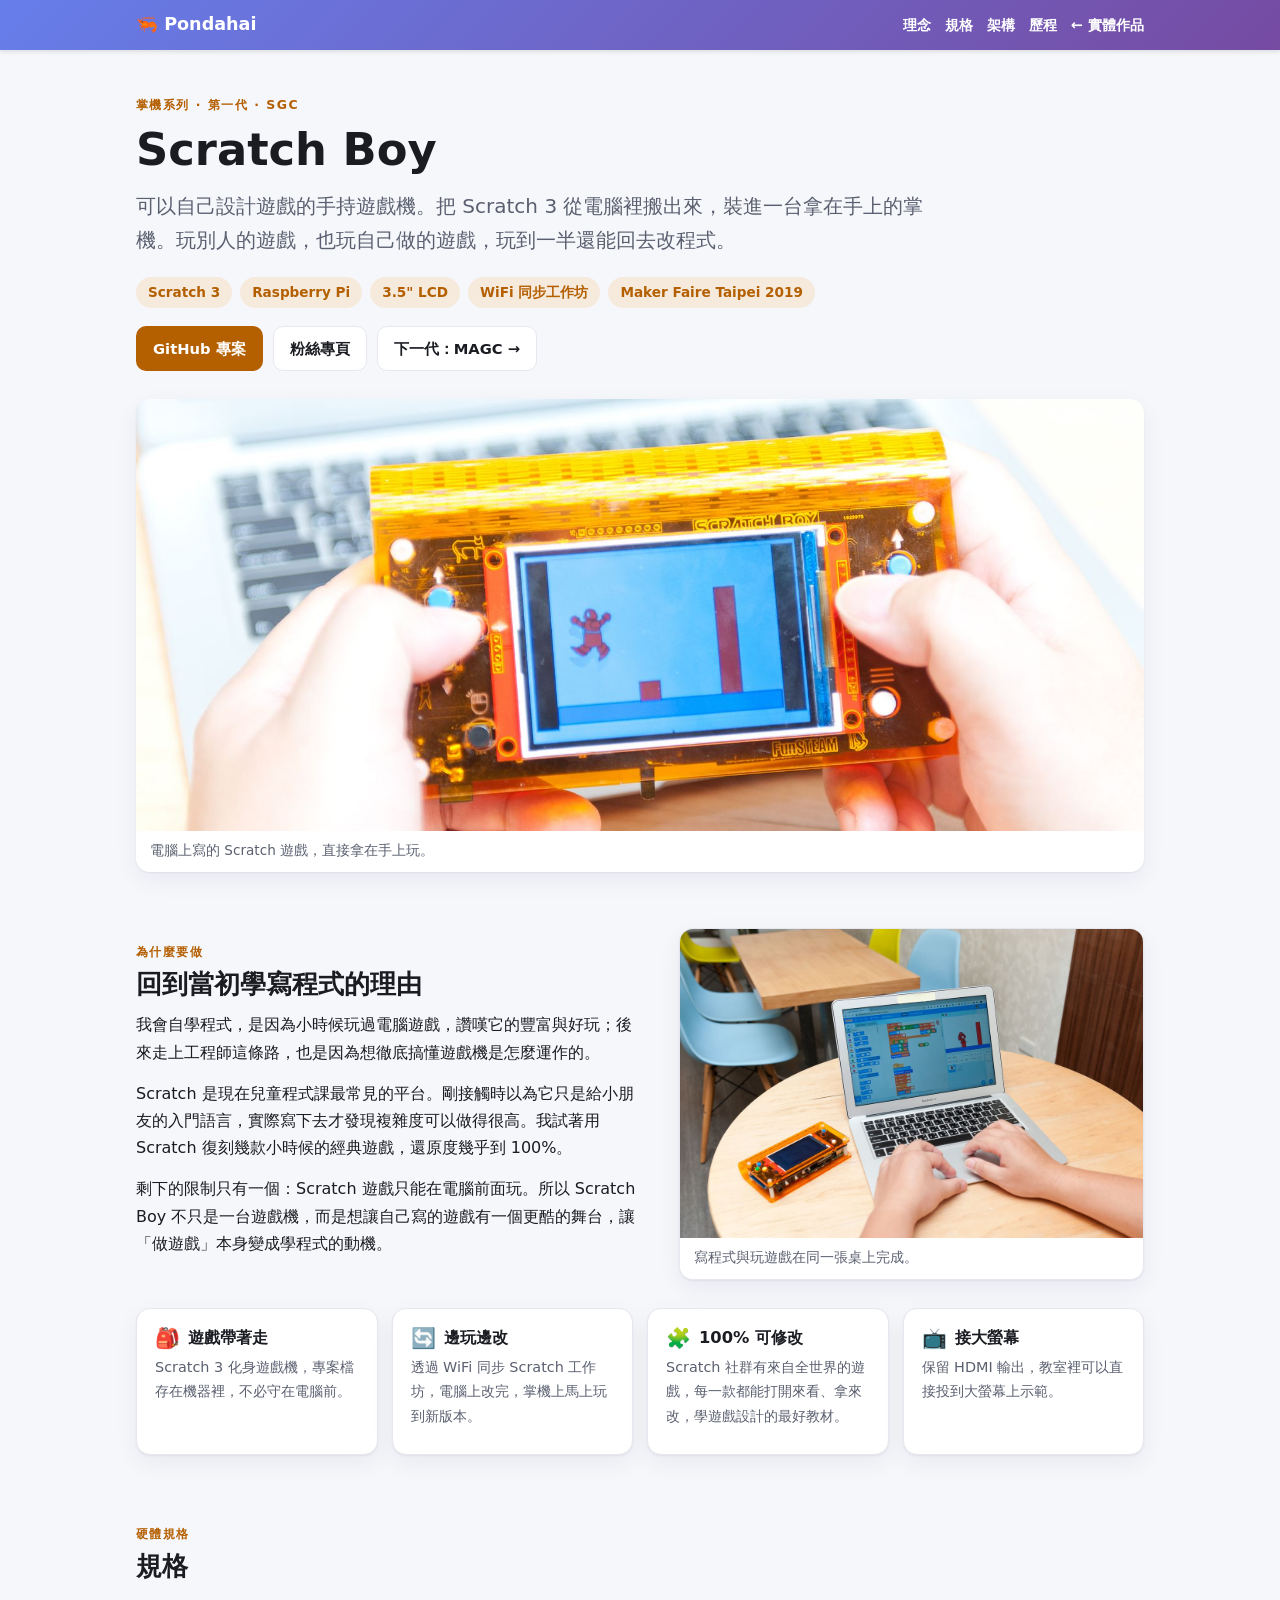
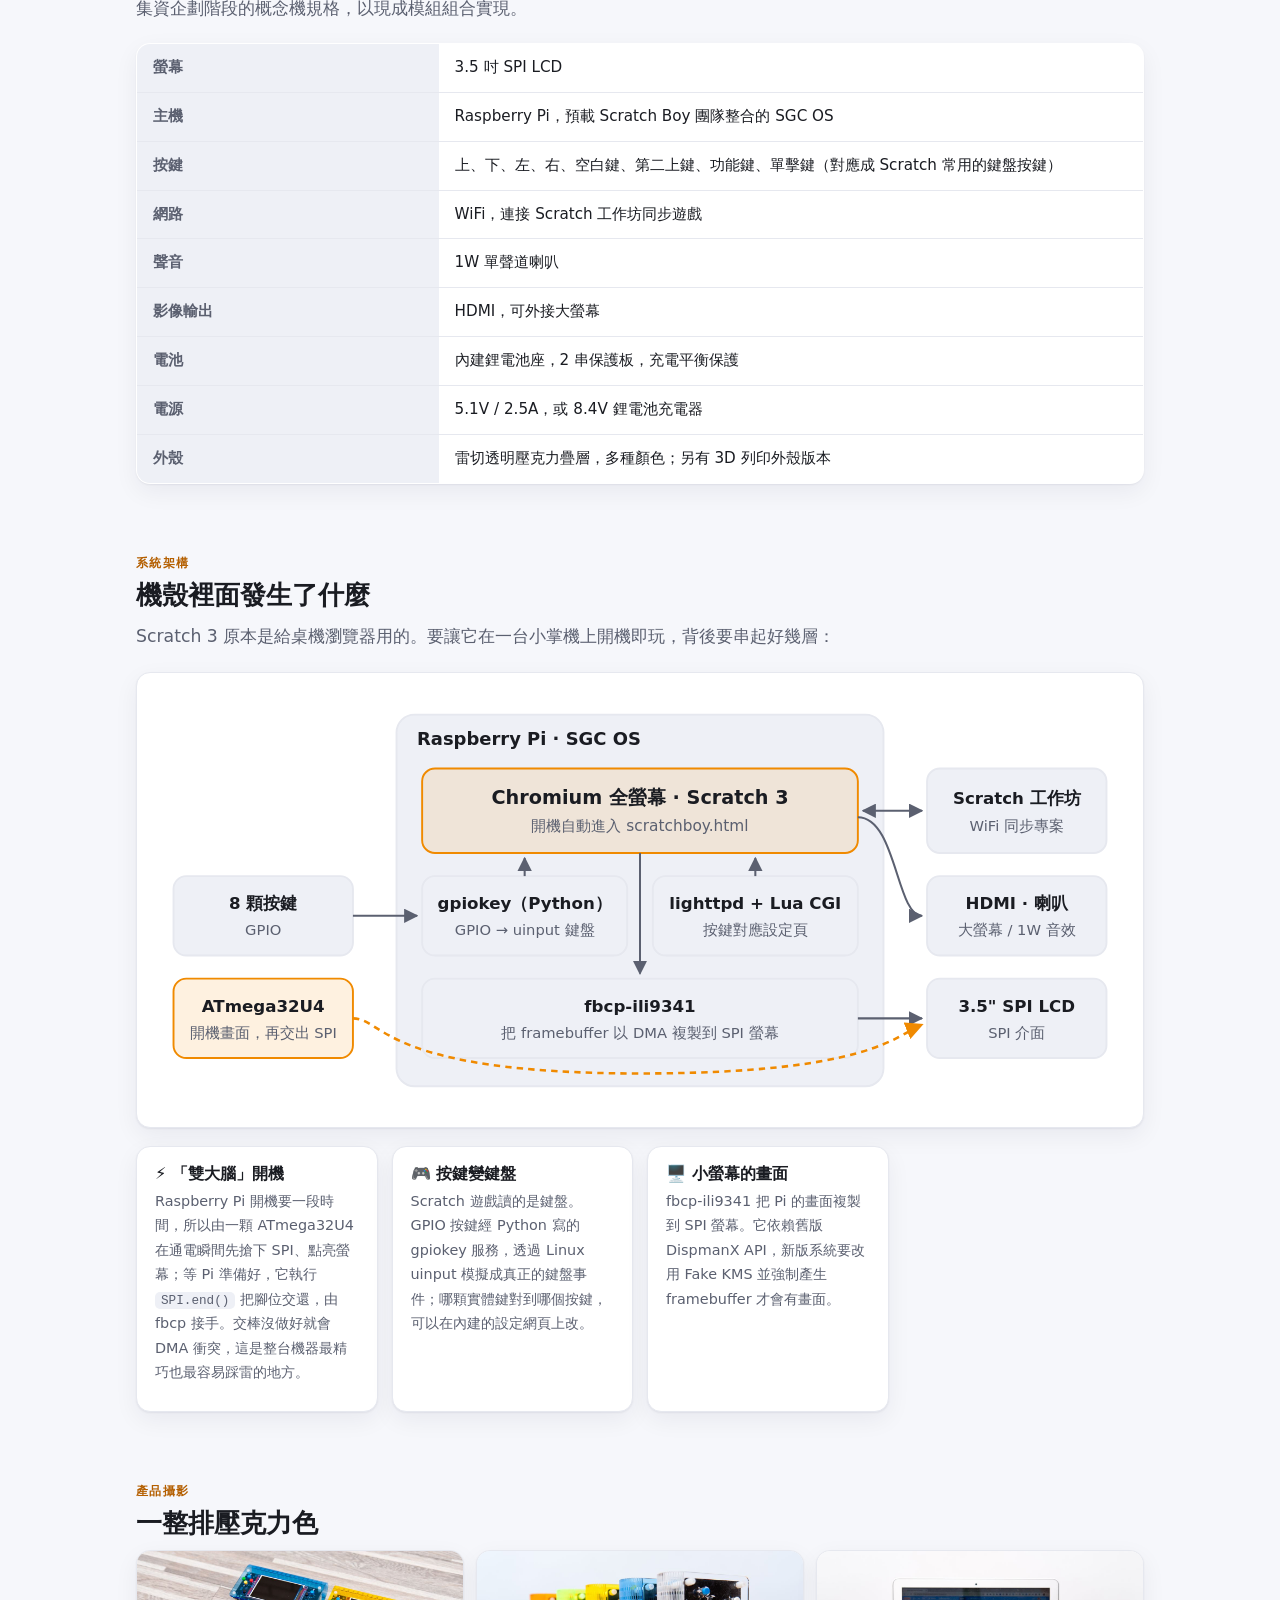
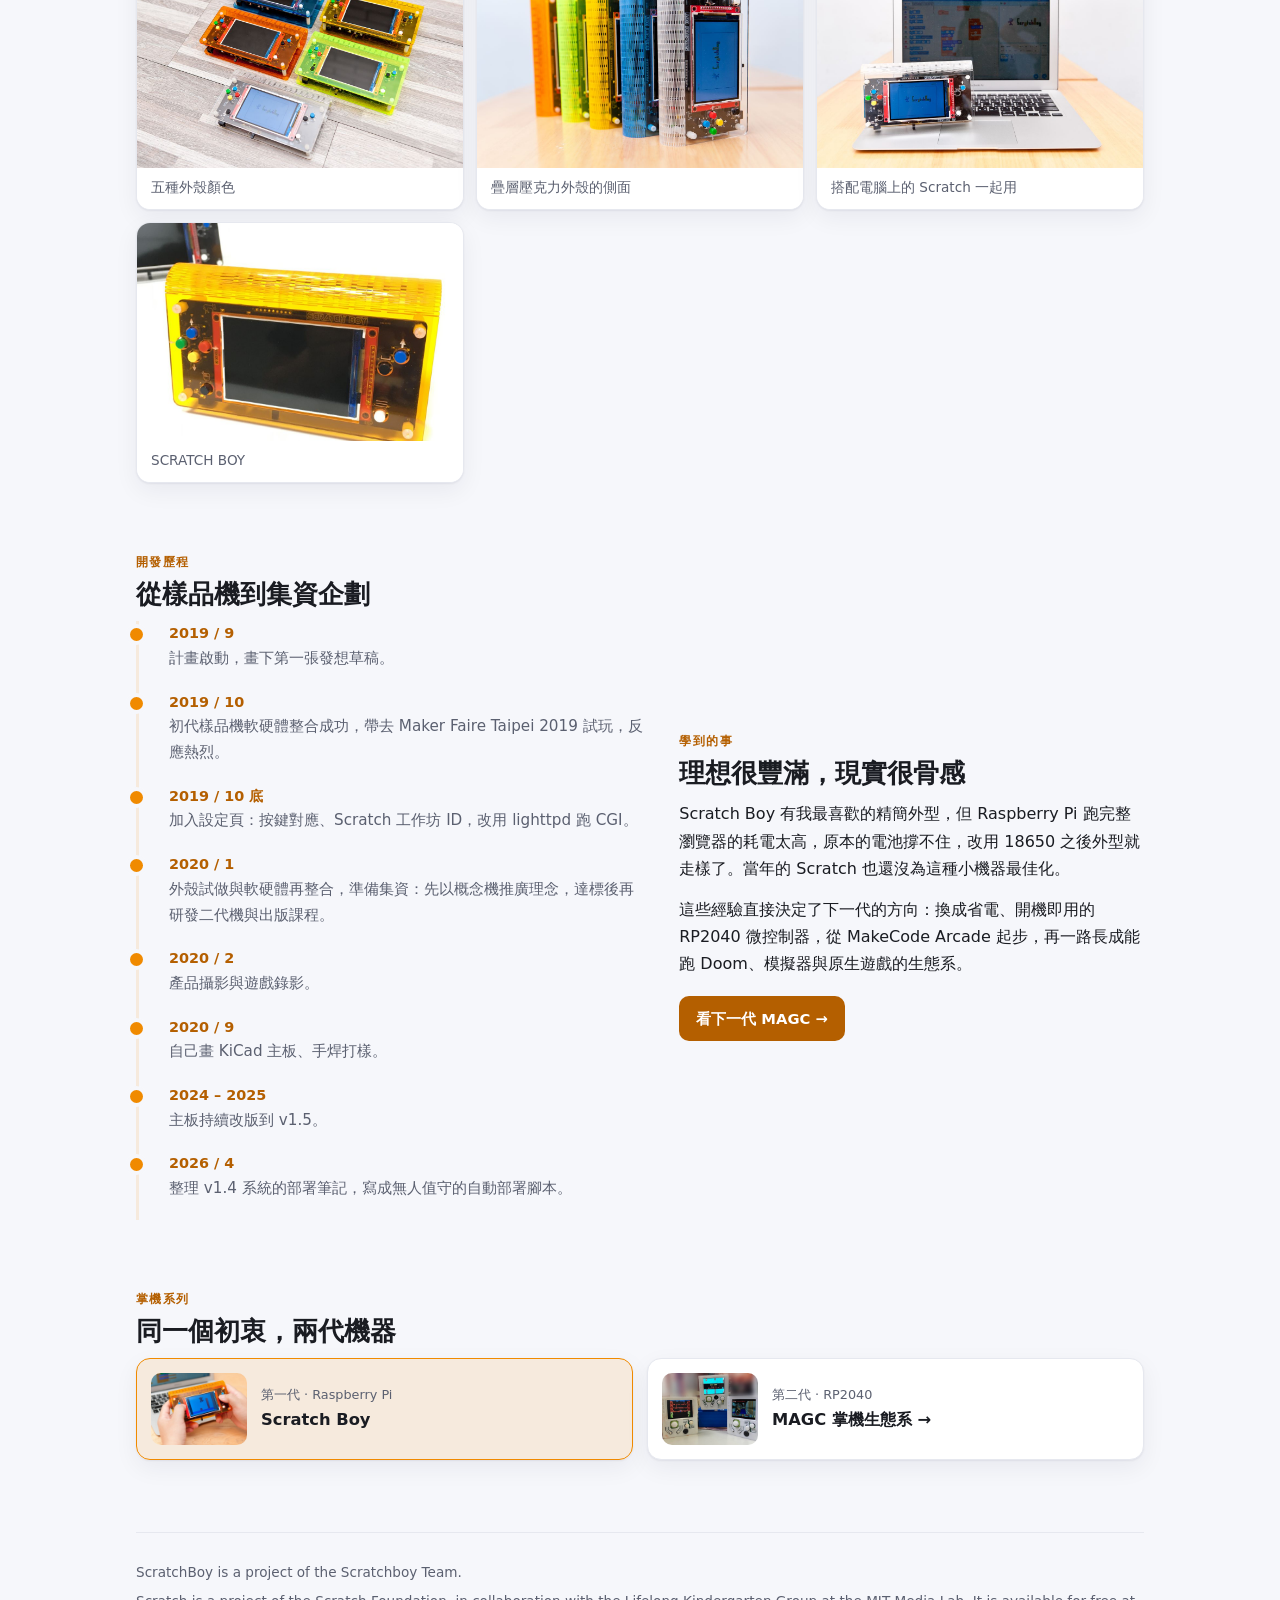
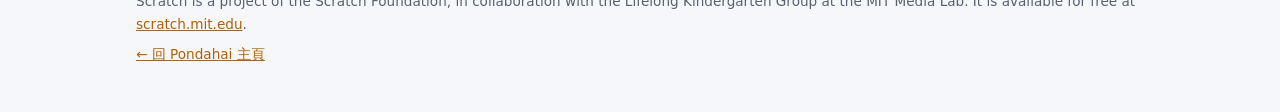
<file: scratchboy.html>
<!DOCTYPE html>
<html lang="zh-Hant">
<head>
<meta charset="UTF-8">
<meta name="viewport" content="width=device-width, initial-scale=1.0">
<title>Scratch Boy 掌機</title>
<meta name="description" content="Scratch Boy（SGC, Scratch Game Console）：把 Scratch 3 變成隨身遊戲機的手持掌機，彭大海的掌機系列第一代。">
<meta property="og:title" content="Scratch Boy — 可自己設計遊戲的手持遊戲機">
<meta property="og:description" content="把 Scratch 3 變成隨身遊戲機：Raspberry Pi、3.5 吋螢幕、WiFi 同步 Scratch 工作坊。">
<meta property="og:image" content="images/scratchboy/hero.jpg">
<link rel="stylesheet" href="css/product.css">
</head>
<body class="p-scratchboy">

<header class="topbar">
    <div class="topbar-inner">
        <a class="brand" href="index.html">🦐 Pondahai</a>
        <nav aria-label="頁面導覽">
            <a href="#idea">理念</a>
            <a href="#spec">規格</a>
            <a href="#inside">架構</a>
            <a href="#story">歷程</a>
            <a href="index.html#portfolio-personal">← 實體作品</a>
        </nav>
    </div>
</header>

<main class="wrap">

    <!-- Hero -->
    <section class="hero">
        <span class="eyebrow">掌機系列 · 第一代 · SGC</span>
        <h1>Scratch Boy</h1>
        <p class="tagline">可以自己設計遊戲的手持遊戲機。把 Scratch 3 從電腦裡搬出來，裝進一台拿在手上的掌機。玩別人的遊戲，也玩自己做的遊戲，玩到一半還能回去改程式。</p>
        <ul class="chips">
            <li>Scratch 3</li>
            <li>Raspberry Pi</li>
            <li>3.5" LCD</li>
            <li>WiFi 同步工作坊</li>
            <li>Maker Faire Taipei 2019</li>
        </ul>
        <div class="actions">
            <a class="btn btn-primary" href="https://github.com/pondahai/scratchboy" target="_blank" rel="noopener">GitHub 專案</a>
            <a class="btn btn-ghost" href="https://www.facebook.com/scratchgameconsole/" target="_blank" rel="noopener">粉絲專頁</a>
            <a class="btn btn-ghost" href="magc.html">下一代：MAGC →</a>
        </div>
        <figure class="hero-figure">
            <img src="images/scratchboy/hero.jpg" width="1600" height="685" alt="雙手握著橘色透明壓克力外殼的 Scratch Boy，螢幕上正在跑 Scratch 平台遊戲，後方筆電開著 Scratch 編輯器" onerror="this.remove()">
            <figcaption>電腦上寫的 Scratch 遊戲，直接拿在手上玩。</figcaption>
        </figure>
    </section>

    <!-- 理念 -->
    <section id="idea">
        <div class="split">
            <div>
                <span class="eyebrow">為什麼要做</span>
                <h2 class="sec-title">回到當初學寫程式的理由</h2>
                <p>我會自學程式，是因為小時候玩過電腦遊戲，讚嘆它的豐富與好玩；後來走上工程師這條路，也是因為想徹底搞懂遊戲機是怎麼運作的。</p>
                <p>Scratch 是現在兒童程式課最常見的平台。剛接觸時以為它只是給小朋友的入門語言，實際寫下去才發現複雜度可以做得很高。我試著用 Scratch 復刻幾款小時候的經典遊戲，還原度幾乎到 100%。</p>
                <p>剩下的限制只有一個：Scratch 遊戲只能在電腦前面玩。所以 Scratch Boy 不只是一台遊戲機，而是想讓自己寫的遊戲有一個更酷的舞台，讓「做遊戲」本身變成學程式的動機。</p>
            </div>
            <figure class="shot">
                <img src="images/scratchboy/desk.jpg" width="1200" height="798" loading="lazy" alt="木桌上的筆電開著 Scratch 編輯器，旁邊放著一台橘色 Scratch Boy" onerror="this.remove()">
                <figcaption>寫程式與玩遊戲在同一張桌上完成。</figcaption>
            </figure>
        </div>

        <div class="grid" style="margin-top:28px">
            <article class="card">
                <h3><span class="emoji">🎒</span>遊戲帶著走</h3>
                <p>Scratch 3 化身遊戲機，專案檔存在機器裡，不必守在電腦前。</p>
            </article>
            <article class="card">
                <h3><span class="emoji">🔄</span>邊玩邊改</h3>
                <p>透過 WiFi 同步 Scratch 工作坊，電腦上改完，掌機上馬上玩到新版本。</p>
            </article>
            <article class="card">
                <h3><span class="emoji">🧩</span>100% 可修改</h3>
                <p>Scratch 社群有來自全世界的遊戲，每一款都能打開來看、拿來改，學遊戲設計的最好教材。</p>
            </article>
            <article class="card">
                <h3><span class="emoji">📺</span>接大螢幕</h3>
                <p>保留 HDMI 輸出，教室裡可以直接投到大螢幕上示範。</p>
            </article>
        </div>
    </section>

    <!-- 規格 -->
    <section id="spec">
        <span class="eyebrow">硬體規格</span>
        <h2 class="sec-title">規格</h2>
        <p class="lead">集資企劃階段的概念機規格，以現成模組組合實現。</p>
        <table class="spec">
            <tbody>
                <tr><th>螢幕</th><td>3.5 吋 SPI LCD</td></tr>
                <tr><th>主機</th><td>Raspberry Pi，預載 Scratch Boy 團隊整合的 SGC OS</td></tr>
                <tr><th>按鍵</th><td>上、下、左、右、空白鍵、第二上鍵、功能鍵、單擊鍵（對應成 Scratch 常用的鍵盤按鍵）</td></tr>
                <tr><th>網路</th><td>WiFi，連接 Scratch 工作坊同步遊戲</td></tr>
                <tr><th>聲音</th><td>1W 單聲道喇叭</td></tr>
                <tr><th>影像輸出</th><td>HDMI，可外接大螢幕</td></tr>
                <tr><th>電池</th><td>內建鋰電池座，2 串保護板，充電平衡保護</td></tr>
                <tr><th>電源</th><td>5.1V / 2.5A，或 8.4V 鋰電池充電器</td></tr>
                <tr><th>外殼</th><td>雷切透明壓克力疊層，多種顏色；另有 3D 列印外殼版本</td></tr>
            </tbody>
        </table>
    </section>

    <!-- 架構 -->
    <section id="inside">
        <span class="eyebrow">系統架構</span>
        <h2 class="sec-title">機殼裡面發生了什麼</h2>
        <p class="lead">Scratch 3 原本是給桌機瀏覽器用的。要讓它在一台小掌機上開機即玩，背後要串起好幾層：</p>

        <div class="diagram" role="img" aria-label="Scratch Boy 系統架構圖：GPIO 按鍵經 uinput 變成鍵盤事件送進 Chromium 裡的 Scratch 3；fbcp-ili9341 把畫面複製到 SPI LCD；ATmega32U4 在開機初期先點亮螢幕再交出 SPI；lighttpd 與 Lua CGI 提供按鍵對應設定頁；WiFi 連到 Scratch 工作坊。">
            <svg viewBox="0 0 760 330" xmlns="http://www.w3.org/2000/svg">
                <defs>
                    <marker id="ah" viewBox="0 0 10 10" refX="9" refY="5" markerWidth="7" markerHeight="7" orient="auto-start-reverse"><path class="arrow" d="M0,0 L10,5 L0,10 z"/></marker>
                    <marker id="aha" viewBox="0 0 10 10" refX="9" refY="5" markerWidth="7" markerHeight="7" orient="auto-start-reverse"><path class="arrow-accent" d="M0,0 L10,5 L0,10 z"/></marker>
                </defs>

                <!-- Raspberry Pi frame -->
                <rect x="190" y="20" width="380" height="290" rx="14" class="box"/>
                <text x="206" y="44" font-size="14" font-weight="700">Raspberry Pi · SGC OS</text>

                <rect x="210" y="62" width="340" height="66" rx="10" class="box-accent"/>
                <text x="380" y="90" font-size="15" font-weight="700" text-anchor="middle">Chromium 全螢幕 · Scratch 3</text>
                <text x="380" y="111" font-size="12" class="muted" text-anchor="middle">開機自動進入 scratchboy.html</text>

                <rect x="210" y="146" width="160" height="62" rx="10" class="box"/>
                <text x="290" y="172" font-size="13" font-weight="700" text-anchor="middle">gpiokey（Python）</text>
                <text x="290" y="192" font-size="11.5" class="muted" text-anchor="middle">GPIO → uinput 鍵盤</text>

                <rect x="390" y="146" width="160" height="62" rx="10" class="box"/>
                <text x="470" y="172" font-size="13" font-weight="700" text-anchor="middle">lighttpd + Lua CGI</text>
                <text x="470" y="192" font-size="11.5" class="muted" text-anchor="middle">按鍵對應設定頁</text>

                <rect x="210" y="226" width="340" height="62" rx="10" class="box"/>
                <text x="380" y="252" font-size="13" font-weight="700" text-anchor="middle">fbcp-ili9341</text>
                <text x="380" y="272" font-size="11.5" class="muted" text-anchor="middle">把 framebuffer 以 DMA 複製到 SPI 螢幕</text>

                <!-- left: inputs -->
                <rect x="16" y="146" width="140" height="62" rx="10" class="box"/>
                <text x="86" y="172" font-size="13" font-weight="700" text-anchor="middle">8 顆按鍵</text>
                <text x="86" y="192" font-size="11.5" class="muted" text-anchor="middle">GPIO</text>

                <rect x="16" y="226" width="140" height="62" rx="10" class="box-accent"/>
                <text x="86" y="252" font-size="13" font-weight="700" text-anchor="middle">ATmega32U4</text>
                <text x="86" y="272" font-size="11.5" class="muted" text-anchor="middle">開機畫面，再交出 SPI</text>

                <!-- right: outputs -->
                <rect x="604" y="226" width="140" height="62" rx="10" class="box"/>
                <text x="674" y="252" font-size="13" font-weight="700" text-anchor="middle">3.5" SPI LCD</text>
                <text x="674" y="272" font-size="11.5" class="muted" text-anchor="middle">SPI 介面</text>

                <rect x="604" y="62" width="140" height="66" rx="10" class="box"/>
                <text x="674" y="90" font-size="13" font-weight="700" text-anchor="middle">Scratch 工作坊</text>
                <text x="674" y="111" font-size="11.5" class="muted" text-anchor="middle">WiFi 同步專案</text>

                <rect x="604" y="146" width="140" height="62" rx="10" class="box"/>
                <text x="674" y="172" font-size="13" font-weight="700" text-anchor="middle">HDMI · 喇叭</text>
                <text x="674" y="192" font-size="11.5" class="muted" text-anchor="middle">大螢幕 / 1W 音效</text>

                <!-- wires -->
                <path class="wire" d="M156 177 H206" marker-end="url(#ah)"/>
                <path class="wire" d="M290 146 V132" marker-end="url(#ah)"/>
                <path class="wire" d="M470 146 V132" marker-end="url(#ah)"/>
                <path class="wire" d="M380 128 V222" marker-end="url(#ah)"/>
                <path class="wire" d="M550 257 H600" marker-end="url(#ah)"/>
                <path class="wire-accent" d="M156 257 C180 257 180 300 380 300 C560 300 580 270 600 262" marker-end="url(#aha)" stroke-dasharray="5 4"/>
                <path class="wire" d="M600 95 H554" marker-start="url(#ah)" marker-end="url(#ah)"/>
                <path class="wire" d="M550 100 C580 100 580 177 600 177" marker-end="url(#ah)"/>
            </svg>
        </div>

        <div class="grid" style="margin-top:18px">
            <article class="card">
                <h3>⚡ 「雙大腦」開機</h3>
                <p>Raspberry Pi 開機要一段時間，所以由一顆 ATmega32U4 在通電瞬間先搶下 SPI、點亮螢幕；等 Pi 準備好，它執行 <code>SPI.end()</code> 把腳位交還，由 fbcp 接手。交棒沒做好就會 DMA 衝突，這是整台機器最精巧也最容易踩雷的地方。</p>
            </article>
            <article class="card">
                <h3>🎮 按鍵變鍵盤</h3>
                <p>Scratch 遊戲讀的是鍵盤。GPIO 按鍵經 Python 寫的 gpiokey 服務，透過 Linux uinput 模擬成真正的鍵盤事件；哪顆實體鍵對到哪個按鍵，可以在內建的設定網頁上改。</p>
            </article>
            <article class="card">
                <h3>🖥️ 小螢幕的畫面</h3>
                <p>fbcp-ili9341 把 Pi 的畫面複製到 SPI 螢幕。它依賴舊版 DispmanX API，新版系統要改用 Fake KMS 並強制產生 framebuffer 才會有畫面。</p>
            </article>
        </div>
    </section>

    <!-- 圖庫 -->
    <section id="gallery">
        <span class="eyebrow">產品攝影</span>
        <h2 class="sec-title">一整排壓克力色</h2>
        <div class="gallery">
            <figure class="shot">
                <img src="images/scratchboy/colors.jpg" width="1200" height="798" loading="lazy" alt="橘、黃、藍、綠與透明五種顏色的 Scratch Boy 平放在木紋桌面上" onerror="this.parentElement.remove()">
                <figcaption>五種外殼顏色</figcaption>
            </figure>
            <figure class="shot">
                <img src="images/scratchboy/lineup.jpg" width="1200" height="799" loading="lazy" alt="多台不同顏色的 Scratch Boy 直立排成一列，最前面一台亮著螢幕" onerror="this.parentElement.remove()">
                <figcaption>疊層壓克力外殼的側面</figcaption>
            </figure>
            <figure class="shot">
                <img src="images/scratchboy/laptop.jpg" width="1200" height="798" loading="lazy" alt="透明外殼的 Scratch Boy 立在筆電前，筆電螢幕開著 Scratch" onerror="this.parentElement.remove()">
                <figcaption>搭配電腦上的 Scratch 一起用</figcaption>
            </figure>
            <figure class="shot">
                <img src="images/scratchboy/logo-shot.jpg" width="1000" height="1000" loading="lazy" alt="黃色外殼 Scratch Boy 特寫，下方是 SCRATCH BOY 標誌" onerror="this.parentElement.remove()">
                <figcaption>SCRATCH BOY</figcaption>
            </figure>
        </div>
    </section>

    <!-- 歷程 -->
    <section id="story">
        <div class="split">
            <div>
                <span class="eyebrow">開發歷程</span>
                <h2 class="sec-title">從樣品機到集資企劃</h2>
                <ol class="timeline">
                    <li><time>2019 / 9</time><p>計畫啟動，畫下第一張發想草稿。</p></li>
                    <li><time>2019 / 10</time><p>初代樣品機軟硬體整合成功，帶去 Maker Faire Taipei 2019 試玩，反應熱烈。</p></li>
                    <li><time>2019 / 10 底</time><p>加入設定頁：按鍵對應、Scratch 工作坊 ID，改用 lighttpd 跑 CGI。</p></li>
                    <li><time>2020 / 1</time><p>外殼試做與軟硬體再整合，準備集資：先以概念機推廣理念，達標後再研發二代機與出版課程。</p></li>
                    <li><time>2020 / 2</time><p>產品攝影與遊戲錄影。</p></li>
                    <li><time>2020 / 9</time><p>自己畫 KiCad 主板、手焊打樣。</p></li>
                    <li><time>2024 – 2025</time><p>主板持續改版到 v1.5。</p></li>
                    <li><time>2026 / 4</time><p>整理 v1.4 系統的部署筆記，寫成無人值守的自動部署腳本。</p></li>
                </ol>
            </div>
            <div>
                <span class="eyebrow">學到的事</span>
                <h2 class="sec-title">理想很豐滿，現實很骨感</h2>
                <p>Scratch Boy 有我最喜歡的精簡外型，但 Raspberry Pi 跑完整瀏覽器的耗電太高，原本的電池撐不住，改用 18650 之後外型就走樣了。當年的 Scratch 也還沒為這種小機器最佳化。</p>
                <p>這些經驗直接決定了下一代的方向：換成省電、開機即用的 RP2040 微控制器，從 MakeCode Arcade 起步，再一路長成能跑 Doom、模擬器與原生遊戲的生態系。</p>
                <div class="actions"><a class="btn btn-primary" href="magc.html">看下一代 MAGC →</a></div>
            </div>
        </div>
    </section>

    <!-- 系列 -->
    <section id="series">
        <span class="eyebrow">掌機系列</span>
        <h2 class="sec-title">同一個初衷，兩代機器</h2>
        <div class="series">
            <a class="current" href="scratchboy.html" aria-current="page">
                <img src="images/scratch_console.jpg" alt="" loading="lazy">
                <span><small>第一代 · Raspberry Pi</small><strong>Scratch Boy</strong></span>
            </a>
            <a href="magc.html">
                <img src="images/magc/trio.jpg" alt="" loading="lazy">
                <span><small>第二代 · RP2040</small><strong>MAGC 掌機生態系 →</strong></span>
            </a>
        </div>
    </section>

    <footer class="foot">
        <p>ScratchBoy is a project of the Scratchboy Team.</p>
        <p>Scratch is a project of the Scratch Foundation, in collaboration with the Lifelong Kindergarten Group at the MIT Media Lab. It is available for free at <a href="https://scratch.mit.edu" target="_blank" rel="noopener">scratch.mit.edu</a>.</p>
        <p><a href="index.html">← 回 Pondahai 主頁</a></p>
    </footer>
</main>

</body>
</html>
</file>
<file: css/feed.css>
/* ====== 基本設定 ====== */
* { margin: 0; padding: 0; box-sizing: border-box; }

:root {
    --primary: #667eea;
    --secondary: #764ba2;
    --bg: #f0f2f5;
    --white: #ffffff;
    --text: #050505;
    --text-secondary: #65676b;
    --border: #dadde1;
    --like: #1877f2;
    --hover: #f2f2f2;
}

body {
    font-family: -apple-system, BlinkMacSystemFont, "Segoe UI", Roboto, Helvetica, Arial, sans-serif;
    background: var(--bg);
    color: var(--text);
    line-height: 1.5;
}

/* ====== 導航列 ====== */
.navbar {
    background: linear-gradient(135deg, var(--primary) 0%, var(--secondary) 100%);
    position: sticky;
    top: 0;
    z-index: 100;
    box-shadow: 0 2px 4px rgba(0,0,0,0.1);
}

.nav-container {
    max-width: 1200px;
    margin: 0 auto;
    display: flex;
    justify-content: space-between;
    align-items: center;
    padding: 12px 20px;
}

.nav-brand {
    color: white;
    font-size: 1.5rem;
    font-weight: bold;
}

.nav-menu {
    list-style: none;
    display: flex;
    gap: 20px;
}

.nav-menu a {
    color: rgba(255,255,255,0.9);
    text-decoration: none;
    padding: 8px 16px;
    border-radius: 8px;
    transition: background 0.2s;
}

.nav-menu a:hover {
    background: rgba(255,255,255,0.2);
}

/* ====== 版面配置 ====== */
.container {
    max-width: 1200px;
    margin: 20px auto;
    display: grid;
    grid-template-columns: 280px 1fr;
    gap: 20px;
    padding: 0 20px;
}

.sidebar {
    position: sticky;
    top: 80px;
    height: fit-content;
}

.profile-card {
    background: var(--white);
    border-radius: 10px;
    padding: 20px;
    text-align: center;
    box-shadow: 0 1px 2px rgba(0,0,0,0.1);
}

.profile-card .avatar {
    font-size: 4rem;
    margin-bottom: 10px;
}

.profile-card h2 {
    font-size: 1.3rem;
    margin-bottom: 5px;
}

.profile-card p {
    color: var(--text-secondary);
    font-size: 0.9rem;
    margin-bottom: 15px;
}

.profile-card .stats {
    display: flex;
    justify-content: space-around;
    padding-top: 15px;
    border-top: 1px solid var(--border);
}

.profile-card .stats div {
    text-align: center;
}

.profile-card .stats strong {
    color: var(--primary);
    font-size: 1.2rem;
}

.profile-card .stats span {
    color: var(--text-secondary);
    font-size: 0.8rem;
}

/* ====== 主內容 ====== */
.main-content {
    min-width: 0;
}

.section { display: none; }
.section.active { display: block; }

.feed-container {
    max-width: 600px;
    margin: 0 auto;
}

.section-title {
    margin-bottom: 15px;
    color: var(--text);
}

/* ====== Facebook 貼文卡片 ====== */
.fb-post {
    background: var(--white);
    border-radius: 10px;
    margin-bottom: 15px;
    box-shadow: 0 1px 2px rgba(0,0,0,0.1);
    overflow: hidden;
}

.fb-post-header {
    display: flex;
    align-items: center;
    padding: 12px 16px;
}

.fb-avatar {
    width: 40px;
    height: 40px;
    border-radius: 50%;
    background: linear-gradient(135deg, var(--primary), var(--secondary));
    display: flex;
    align-items: center;
    justify-content: center;
    font-size: 1.5rem;
    margin-right: 10px;
    flex-shrink: 0;
}

.fb-post-info {
    flex: 1;
}

.fb-name {
    font-weight: 600;
    color: var(--text);
}

.fb-time {
    font-size: 0.8rem;
    color: var(--text-secondary);
}

.fb-post-content {
    padding: 0 16px 12px;
}

.fb-post-content h3 {
    font-size: 1.1rem;
    margin-bottom: 8px;
    color: var(--text);
}

.fb-post-content p {
    color: var(--text);
    line-height: 1.6;
    white-space: pre-wrap;
}

.fb-post-footer {
    display: flex;
    justify-content: space-around;
    padding: 10px 16px;
    border-top: 1px solid var(--border);
    color: var(--text-secondary);
}

.fb-post-footer span {
    cursor: pointer;
    padding: 8px 16px;
    border-radius: 4px;
    transition: background 0.2s;
}

.fb-post-footer span:hover {
    background: var(--hover);
}

/* ====== 履歷專用 ====== */
.resume-item {
    display: flex;
    margin-bottom: 15px;
    padding-left: 15px;
    border-left: 3px solid var(--primary);
}

.resume-item .year {
    min-width: 90px;
    font-weight: 600;
    color: var(--primary);
    font-size: 0.9rem;
}

.skills {
    display: flex;
    flex-wrap: wrap;
    gap: 8px;
}

.skill-tag {
    background: var(--bg);
    padding: 6px 12px;
    border-radius: 20px;
    font-size: 0.9rem;
    color: var(--text);
}

/* ====== 作品集網格 ====== */
.projects-grid {
    display: grid;
    grid-template-columns: repeat(auto-fill, minmax(250px, 1fr));
    gap: 15px;
}

.project-card {
    background: var(--white);
    border-radius: 10px;
    padding: 16px;
    box-shadow: 0 1px 2px rgba(0,0,0,0.1);
    transition: transform 0.2s, box-shadow 0.2s;
}

.project-card:hover {
    transform: translateY(-2px);
    box-shadow: 0 4px 12px rgba(0,0,0,0.15);
}

.project-card h3 {
    margin-bottom: 8px;
}

.project-card h3 a {
    color: var(--primary);
    text-decoration: none;
}

.project-card p {
    color: var(--text-secondary);
    font-size: 0.9rem;
    margin-bottom: 10px;
}

.project-card .tags {
    display: flex;
    align-items: center;
    gap: 10px;
}

.tag {
    background: var(--bg);
    padding: 4px 10px;
    border-radius: 12px;
    font-size: 0.8rem;
    color: var(--text-secondary);
}

.star {
    color: #f5c518;
    font-size: 0.9rem;
}

/* ====== Footer ====== */
.footer {
    text-align: center;
    padding: 30px;
    color: var(--text-secondary);
    margin-top: 40px;
    border-top: 1px solid var(--border);
}

.footer a {
    color: var(--primary);
    text-decoration: none;
}

/* ====== RWD ====== */
@media (max-width: 768px) {
    .container {
        grid-template-columns: 1fr;
    }
    
    .sidebar {
        display: none;
    }
    
    .nav-menu {
        gap: 10px;
    }
    
    .nav-menu a {
        padding: 6px 10px;
        font-size: 0.9rem;
    }
}

.loading {
    text-align: center;
    padding: 40px;
    color: var(--text-secondary);
}
</file>
<file: css/product.css>
/* =========================================================
   product.css — 產品介紹頁共用樣式（scratchboy.html / magc.html）
   色票沿用 projects.html 的 token 寫法；主站漸層沿用 feed.css。
   每頁以 body class 指定產品強調色：.p-scratchboy / .p-magc
   ========================================================= */

:root {
    --bg: #f6f7fb;
    --card: #ffffff;
    --fg: #1a1c22;
    --muted: #5b6070;
    --border: #e6e8ef;
    --soft: #eef0f6;
    --site-1: #667eea;
    --site-2: #764ba2;
    --accent: #4f6df5;
    --accent-ink: #3150d6;
    --accent-soft: rgba(79, 109, 245, .10);
    --shadow: 0 1px 2px rgba(20, 25, 50, .06), 0 8px 24px rgba(20, 25, 50, .06);
    --radius: 14px;
}

.p-scratchboy {
    --accent: #f08a00;
    --accent-ink: #b45f00;
    --accent-soft: rgba(240, 138, 0, .12);
    --on-accent-bg: #b45f00;
    --on-accent-fg: #ffffff;
}

.p-magc {
    --accent: #2fa8de;
    --accent-ink: #1679a8;
    --accent-soft: rgba(47, 168, 222, .12);
    --on-accent-bg: #1679a8;
    --on-accent-fg: #ffffff;
}

@media (prefers-color-scheme: dark) {
    :root:not([data-theme="light"]) {
        --bg: #0f1117;
        --card: #171a22;
        --fg: #e8eaf0;
        --muted: #9aa0b4;
        --border: #262a36;
        --soft: #1d212b;
        --shadow: 0 1px 2px rgba(0, 0, 0, .4), 0 8px 24px rgba(0, 0, 0, .35);
    }
    :root:not([data-theme="light"]) .p-scratchboy { --accent-ink: #ffb347; --accent-soft: rgba(240, 138, 0, .16); --on-accent-bg: #f5a623; --on-accent-fg: #0f1117; }
    :root:not([data-theme="light"]) .p-magc { --accent-ink: #6cc9f2; --accent-soft: rgba(47, 168, 222, .16); --on-accent-bg: #4cc3f0; --on-accent-fg: #0f1117; }
}

:root[data-theme="dark"] {
    --bg: #0f1117;
    --card: #171a22;
    --fg: #e8eaf0;
    --muted: #9aa0b4;
    --border: #262a36;
    --soft: #1d212b;
    --shadow: 0 1px 2px rgba(0, 0, 0, .4), 0 8px 24px rgba(0, 0, 0, .35);
}

* { box-sizing: border-box; }

html { scroll-behavior: smooth; }

body {
    margin: 0;
    background: var(--bg);
    color: var(--fg);
    font-family: system-ui, -apple-system, "Segoe UI", "Noto Sans TC", "PingFang TC", "Microsoft JhengHei", Roboto, Arial, sans-serif;
    line-height: 1.7;
    -webkit-font-smoothing: antialiased;
    overflow-x: hidden;
}

img { max-width: 100%; display: block; }

a { color: var(--accent-ink); }

/* ---------- 頂部導覽（沿用主站漸層） ---------- */
.topbar {
    background: linear-gradient(135deg, var(--site-1) 0%, var(--site-2) 100%);
    color: #fff;
    position: sticky;
    top: 0;
    z-index: 10;
    box-shadow: 0 2px 4px rgba(0, 0, 0, .1);
}

.topbar-inner {
    max-width: 1040px;
    margin: 0 auto;
    padding: 10px 16px;
    display: flex;
    align-items: center;
    justify-content: space-between;
    gap: 12px;
}

.topbar a { color: #fff; text-decoration: none; font-weight: 600; }
.topbar a:hover { text-decoration: underline; }
.topbar .brand { font-size: 1.1rem; }
.topbar nav { display: flex; gap: 14px; flex-wrap: wrap; font-size: .9rem; }

/* ---------- 版面 ---------- */
.wrap {
    max-width: 1040px;
    margin: 0 auto;
    padding: 0 16px;
}

section { padding: 56px 0 8px; }

.eyebrow {
    display: inline-block;
    font-size: .78rem;
    font-weight: 700;
    letter-spacing: .12em;
    text-transform: uppercase;
    color: var(--accent-ink);
    margin-bottom: 6px;
}

h1, h2, h3 { line-height: 1.3; margin: 0; }

h2.sec-title { font-size: 1.6rem; margin-bottom: 10px; }

.lead { font-size: 1.08rem; color: var(--muted); max-width: 46em; margin: 0 0 20px; }

p { margin: 0 0 14px; }

/* ---------- Hero ---------- */
.hero { padding: 40px 0 0; }

.hero-logo { max-width: 260px; height: auto; margin-bottom: 14px; }

.hero h1 { font-size: clamp(1.8rem, 4.5vw, 2.8rem); margin-bottom: 10px; }

.hero .tagline { font-size: clamp(1.02rem, 2.2vw, 1.25rem); color: var(--muted); max-width: 40em; margin-bottom: 20px; }

.hero-figure {
    margin: 28px 0 0;
    border-radius: var(--radius);
    overflow: hidden;
    box-shadow: var(--shadow);
    background: var(--soft);
}

.hero-figure img { width: 100%; height: auto; }

.hero-figure.narrow { max-width: 640px; }

.hero-figure figcaption,
.shot figcaption {
    font-size: .85rem;
    color: var(--muted);
    padding: 8px 14px 10px;
    background: var(--card);
}

.chips { display: flex; flex-wrap: wrap; gap: 8px; margin: 0 0 6px; padding: 0; list-style: none; }

.chips li {
    font-size: .85rem;
    padding: 4px 12px;
    border-radius: 999px;
    background: var(--accent-soft);
    color: var(--accent-ink);
    font-weight: 600;
}

/* ---------- 按鈕 ---------- */
.actions { display: flex; flex-wrap: wrap; gap: 10px; margin-top: 18px; }

.btn {
    display: inline-flex;
    align-items: center;
    gap: 6px;
    padding: 9px 16px;
    border-radius: 10px;
    font-size: .92rem;
    font-weight: 700;
    text-decoration: none;
    border: 1px solid transparent;
}

.btn-primary { background: var(--on-accent-bg); color: var(--on-accent-fg); }
.btn-primary:hover { filter: brightness(1.07); }
.btn-ghost { color: var(--fg); border-color: var(--border); background: var(--card); }
.btn-ghost:hover { border-color: var(--accent); }

/* ---------- 雙欄 ---------- */
.split {
    display: grid;
    grid-template-columns: 1.1fr 1fr;
    gap: 32px;
    align-items: center;
}

.split > * { min-width: 0; }

.split.rev > :first-child { order: 2; }

/* ---------- 卡片格 ---------- */
.grid {
    display: grid;
    gap: 14px;
    grid-template-columns: repeat(auto-fill, minmax(230px, 1fr));
}

.card {
    background: var(--card);
    border: 1px solid var(--border);
    border-radius: var(--radius);
    padding: 16px 18px;
    box-shadow: var(--shadow);
    display: flex;
    flex-direction: column;
    min-width: 0;
}

.card h3 { font-size: 1.02rem; margin-bottom: 4px; display: flex; align-items: center; gap: 8px; flex-wrap: wrap; }
.card .emoji { font-size: 1.25rem; }
.card p { font-size: .9rem; color: var(--muted); margin: 0 0 10px; flex: 1; }
.card .meta { font-size: .78rem; color: var(--muted); margin-top: auto; }
.card a.more { font-size: .85rem; font-weight: 700; text-decoration: none; margin-top: auto; }
.card a.more:hover { text-decoration: underline; }

.card .thumb {
    width: 100%;
    height: auto;
    aspect-ratio: 4 / 3;
    object-fit: cover;
    border-radius: 10px;
    margin-bottom: 12px;
    background: #000;
}

.card .cover {
    width: 64px;
    height: 64px;
    object-fit: cover;
    border-radius: 12px;
    float: right;
    margin: 0 0 6px 10px;
    background: var(--soft);
}

.card .thumb.fit { object-fit: contain; }

.pixel { image-rendering: pixelated; }

.card.private { border-style: dashed; border-color: var(--accent); }

.badge {
    display: inline-block;
    font-size: .7rem;
    font-weight: 800;
    letter-spacing: .04em;
    padding: 2px 8px;
    border-radius: 6px;
    background: var(--fg);
    color: var(--bg);
    vertical-align: middle;
}

.badge.accent { background: var(--on-accent-bg); color: var(--on-accent-fg); }

/* ---------- 生態系分組 ---------- */
.group { margin-top: 30px; }

.group-head { display: flex; align-items: baseline; gap: 10px; margin-bottom: 12px; flex-wrap: wrap; }

.group-head h3 { font-size: 1.15rem; }

.group-head span { font-size: .88rem; color: var(--muted); }

/* ---------- 規格表 ---------- */
.spec {
    width: 100%;
    border-collapse: collapse;
    background: var(--card);
    border: 1px solid var(--border);
    border-radius: var(--radius);
    overflow: hidden;
    box-shadow: var(--shadow);
    font-size: .95rem;
}

.spec th, .spec td { padding: 11px 16px; text-align: left; vertical-align: top; border-bottom: 1px solid var(--border); }
.spec tr:last-child th, .spec tr:last-child td { border-bottom: 0; }
.spec th { width: 30%; color: var(--muted); font-weight: 600; background: var(--soft); white-space: nowrap; }

/* ---------- 時間軸 ---------- */
.timeline { list-style: none; margin: 0; padding: 0 0 0 22px; border-left: 3px solid var(--accent-soft); }

.timeline li { position: relative; padding: 0 0 18px 8px; }

.timeline li::before {
    content: "";
    position: absolute;
    left: -31px;
    top: 7px;
    width: 13px;
    height: 13px;
    border-radius: 50%;
    background: var(--accent);
    box-shadow: 0 0 0 4px var(--bg);
}

.timeline time { display: block; font-weight: 800; color: var(--accent-ink); font-size: .9rem; }

.timeline p { margin: 0; color: var(--muted); font-size: .95rem; }

/* ---------- 圖庫 ---------- */
.gallery {
    display: grid;
    gap: 12px;
    grid-template-columns: repeat(auto-fill, minmax(260px, 1fr));
}

.shot {
    margin: 0;
    border-radius: var(--radius);
    overflow: hidden;
    border: 1px solid var(--border);
    background: var(--card);
    box-shadow: var(--shadow);
}

.shot img { width: 100%; height: auto; aspect-ratio: 3 / 2; object-fit: cover; }
.shot.tall img { aspect-ratio: 1 / 1; }
.shot.contain img { object-fit: contain; background: #000; }
.shot.natural img { aspect-ratio: auto; }

/* ---------- 架構圖 ---------- */
.diagram {
    background: var(--card);
    border: 1px solid var(--border);
    border-radius: var(--radius);
    padding: 16px;
    box-shadow: var(--shadow);
    overflow-x: auto;
}

.diagram svg { width: 100%; min-width: 560px; height: auto; display: block; }
.diagram svg text { fill: var(--fg); font-family: inherit; }
.diagram svg .muted { fill: var(--muted); }
.diagram svg .box { fill: var(--soft); stroke: var(--border); stroke-width: 1.5; }
.diagram svg .box-accent { fill: var(--accent-soft); stroke: var(--accent); stroke-width: 1.5; }
.diagram svg .wire { stroke: var(--muted); stroke-width: 1.6; fill: none; }
.diagram svg .wire-accent { stroke: var(--accent); stroke-width: 2; fill: none; }
.diagram svg .arrow { fill: var(--muted); }
.diagram svg .arrow-accent { fill: var(--accent); }

/* ---------- 步驟 ---------- */
.steps { counter-reset: step; list-style: none; padding: 0; margin: 0; display: grid; gap: 10px; }

.steps li {
    counter-increment: step;
    background: var(--card);
    border: 1px solid var(--border);
    border-radius: 12px;
    padding: 12px 16px 12px 52px;
    position: relative;
}

.steps li::before {
    content: counter(step);
    position: absolute;
    left: 14px;
    top: 12px;
    width: 26px;
    height: 26px;
    border-radius: 50%;
    background: var(--on-accent-bg);
    color: var(--on-accent-fg);
    font-weight: 800;
    font-size: .85rem;
    display: grid;
    place-items: center;
}

code, pre { font-family: ui-monospace, "Cascadia Code", Consolas, monospace; font-size: .88em; }

code { background: var(--soft); padding: 1px 6px; border-radius: 5px; }

pre {
    background: #12141b;
    color: #e6e8ef;
    padding: 14px 16px;
    border-radius: 12px;
    overflow-x: auto;
    margin: 10px 0 0;
    line-height: 1.55;
}

pre code { background: none; padding: 0; }

/* ---------- 系列導覽 ---------- */
.series {
    display: grid;
    grid-template-columns: 1fr 1fr;
    gap: 14px;
}

.series a {
    display: flex;
    gap: 14px;
    align-items: center;
    padding: 14px;
    border-radius: var(--radius);
    background: var(--card);
    border: 1px solid var(--border);
    box-shadow: var(--shadow);
    text-decoration: none;
    color: var(--fg);
}

.series a:hover { border-color: var(--accent); }

.series a.current { border-color: var(--accent); background: var(--accent-soft); pointer-events: none; }

.series img { width: 96px; height: 72px; object-fit: cover; border-radius: 10px; flex: none; }

.series small { display: block; color: var(--muted); font-size: .8rem; }

.series strong { display: block; font-size: 1.02rem; }

/* ---------- 頁尾 ---------- */
.foot {
    margin-top: 64px;
    padding: 28px 0 40px;
    border-top: 1px solid var(--border);
    color: var(--muted);
    font-size: .85rem;
}

.foot p { margin: 0 0 6px; }

/* ---------- 手機 ---------- */
@media (max-width: 760px) {
    section { padding-top: 40px; }
    .split, .series { grid-template-columns: 1fr; gap: 18px; }
    .split.rev > :first-child { order: 0; }
    .spec th { width: auto; white-space: normal; }
    .topbar nav { gap: 10px; font-size: .82rem; }
    .topbar .brand { font-size: 1rem; }
    .hero-logo { max-width: 200px; }
}
</file>
